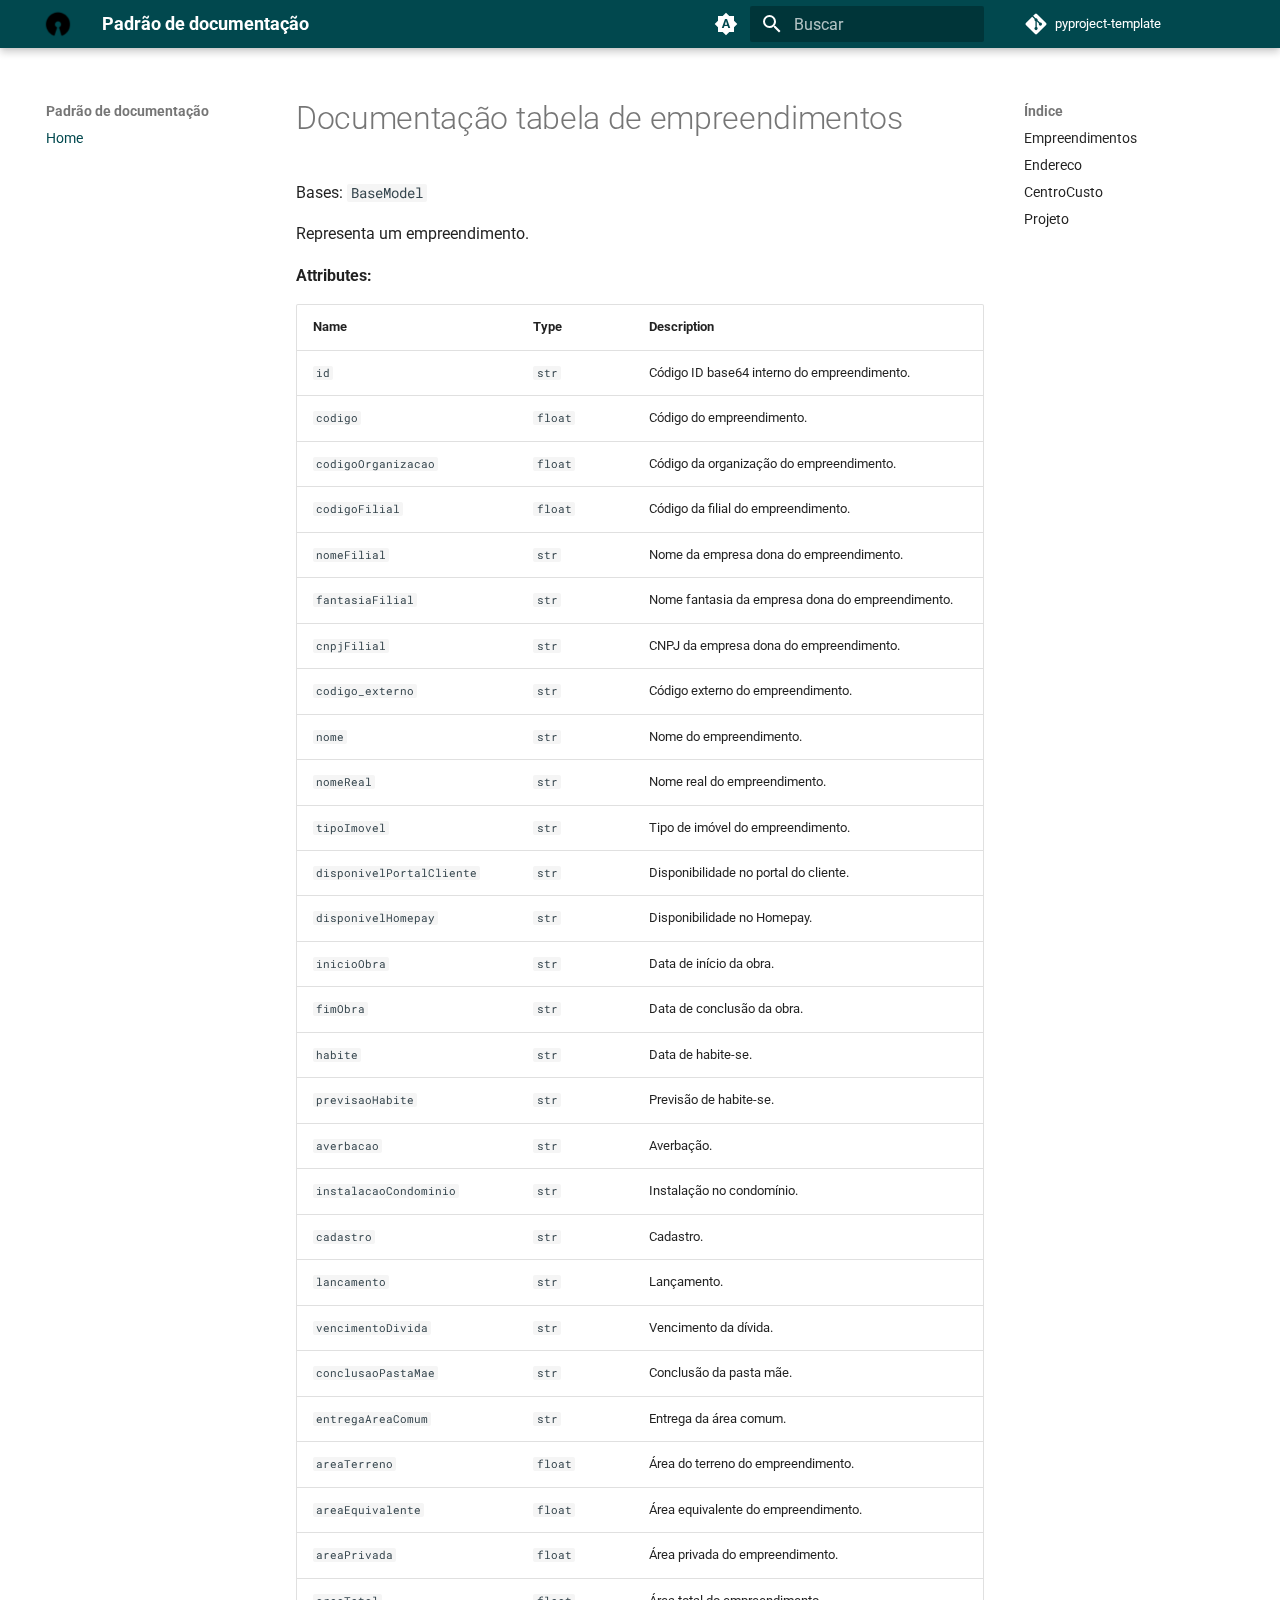
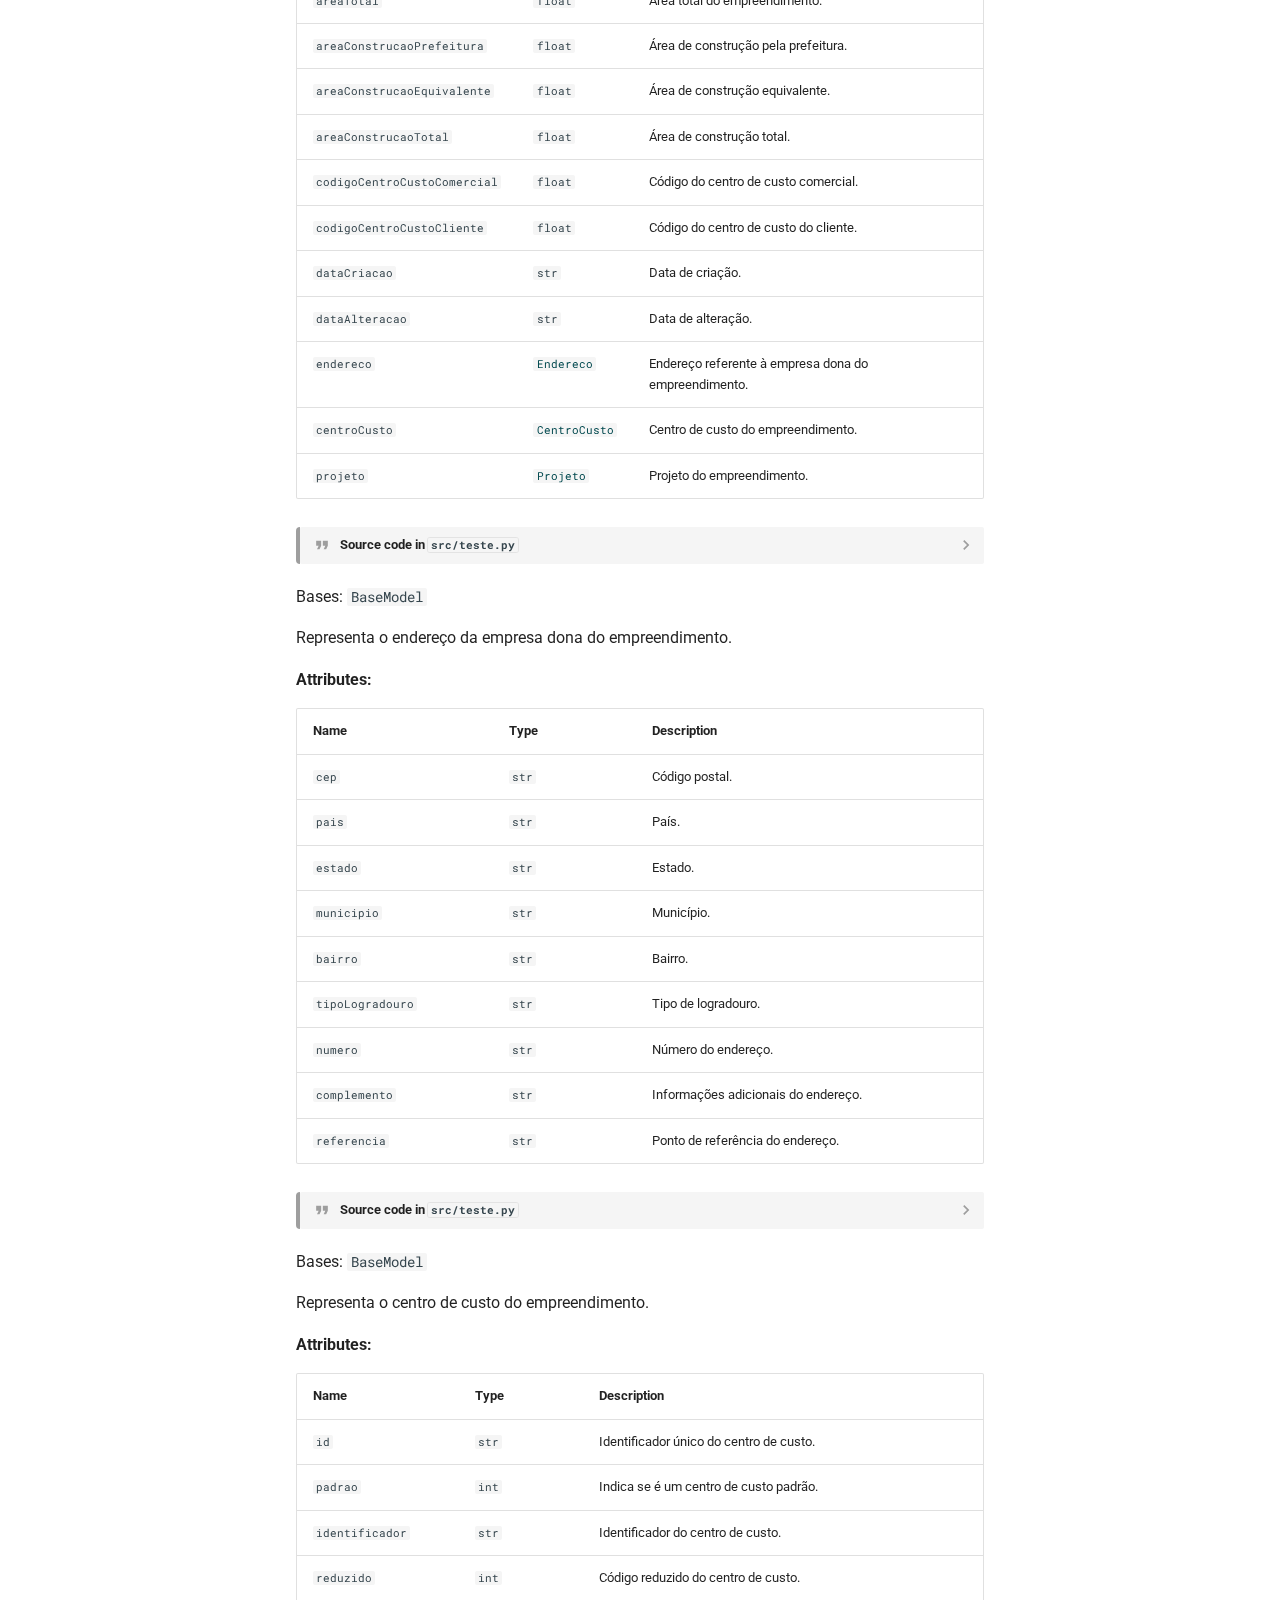
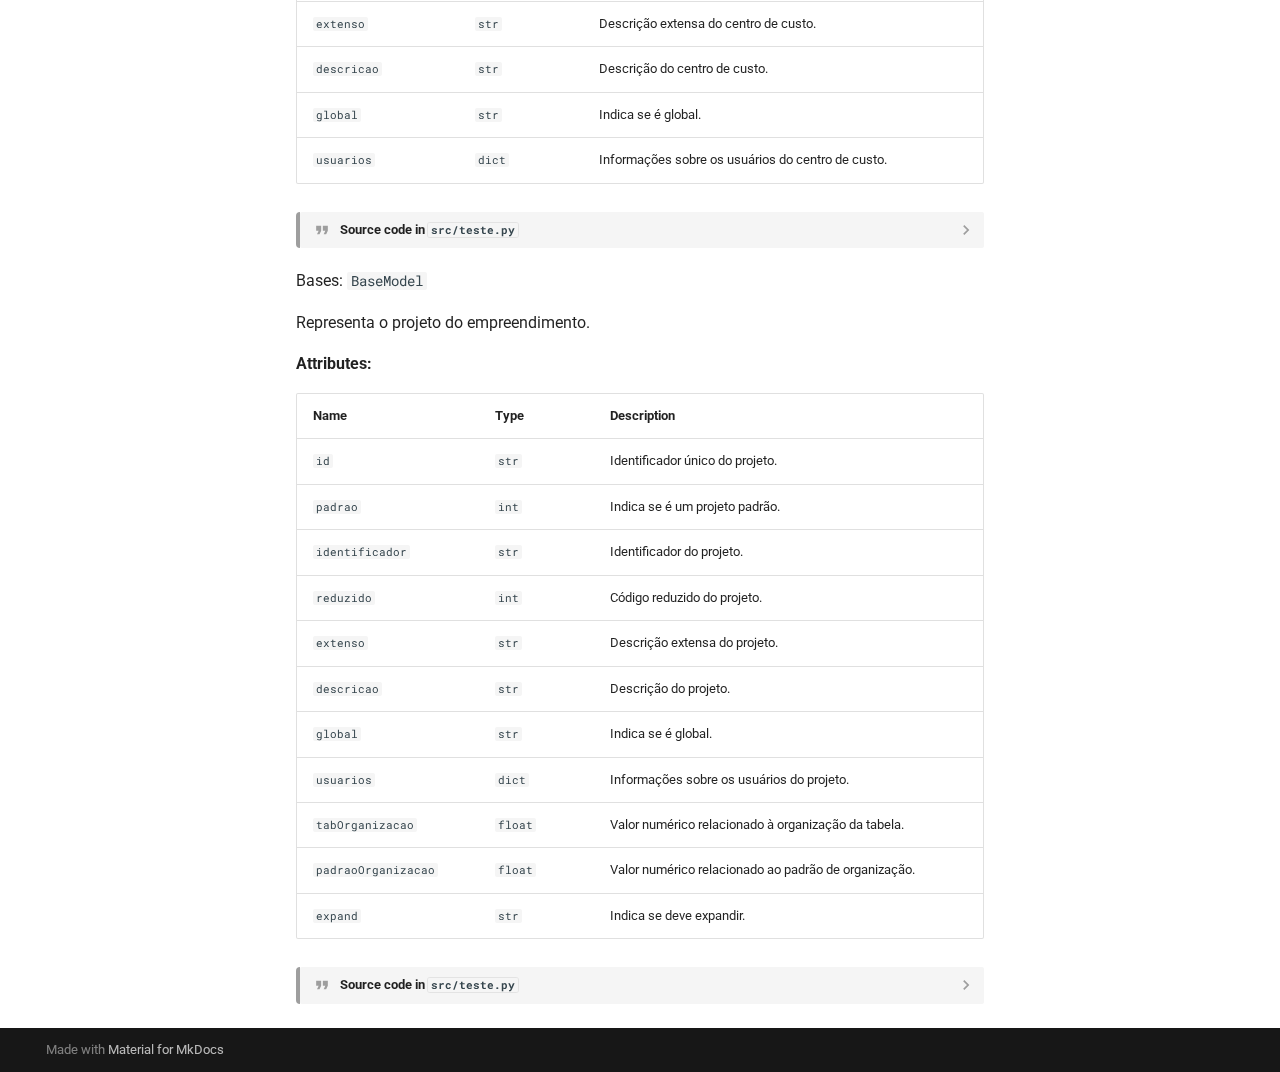
<file: index.html>
<!doctype html>
<html lang="pt" class="no-js">
  <head>
    
      <meta charset="utf-8">
      <meta name="viewport" content="width=device-width,initial-scale=1">
      
      
      
      
      
      
      <link rel="icon" href="img/open-source.png">
      <meta name="generator" content="mkdocs-1.5.3, mkdocs-material-9.5.6">
    
    
      
        <title>Padrão de documentação</title>
      
    
    
      <link rel="stylesheet" href="assets/stylesheets/main.50c56a3b.min.css">
      
        
        <link rel="stylesheet" href="assets/stylesheets/palette.06af60db.min.css">
      
      


    
    
      
    
    
      
        
        
        <link rel="preconnect" href="https://fonts.gstatic.com" crossorigin>
        <link rel="stylesheet" href="https://fonts.googleapis.com/css?family=Roboto:300,300i,400,400i,700,700i%7CRoboto+Mono:400,400i,700,700i&display=fallback">
        <style>:root{--md-text-font:"Roboto";--md-code-font:"Roboto Mono"}</style>
      
    
    
      <link rel="stylesheet" href="assets/_mkdocstrings.css">
    
      <link rel="stylesheet" href="stylesheets/extra.css">
    
    <script>__md_scope=new URL(".",location),__md_hash=e=>[...e].reduce((e,_)=>(e<<5)-e+_.charCodeAt(0),0),__md_get=(e,_=localStorage,t=__md_scope)=>JSON.parse(_.getItem(t.pathname+"."+e)),__md_set=(e,_,t=localStorage,a=__md_scope)=>{try{t.setItem(a.pathname+"."+e,JSON.stringify(_))}catch(e){}}</script>
    
      

    
    
    
  </head>
  
  
    
    
      
    
    
    
    
    <body dir="ltr" data-md-color-scheme="default" data-md-color-primary="indigo" data-md-color-accent="indigo">
  
    
    <input class="md-toggle" data-md-toggle="drawer" type="checkbox" id="__drawer" autocomplete="off">
    <input class="md-toggle" data-md-toggle="search" type="checkbox" id="__search" autocomplete="off">
    <label class="md-overlay" for="__drawer"></label>
    <div data-md-component="skip">
      
        
        <a href="#documentacao-tabela-de-empreendimentos" class="md-skip">
          Ir para o conteúdo
        </a>
      
    </div>
    <div data-md-component="announce">
      
    </div>
    
    
      

  

<header class="md-header md-header--shadow" data-md-component="header">
  <nav class="md-header__inner md-grid" aria-label="Cabeçalho">
    <a href="." title="Padrão de documentação" class="md-header__button md-logo" aria-label="Padrão de documentação" data-md-component="logo">
      
  <img src="img/open-source.png" alt="logo">

    </a>
    <label class="md-header__button md-icon" for="__drawer">
      
      <svg xmlns="http://www.w3.org/2000/svg" viewBox="0 0 24 24"><path d="M3 6h18v2H3V6m0 5h18v2H3v-2m0 5h18v2H3v-2Z"/></svg>
    </label>
    <div class="md-header__title" data-md-component="header-title">
      <div class="md-header__ellipsis">
        <div class="md-header__topic">
          <span class="md-ellipsis">
            Padrão de documentação
          </span>
        </div>
        <div class="md-header__topic" data-md-component="header-topic">
          <span class="md-ellipsis">
            
              Home
            
          </span>
        </div>
      </div>
    </div>
    
      
        <form class="md-header__option" data-md-component="palette">
  
    
    
    
    <input class="md-option" data-md-color-media="(prefers-color-scheme)" data-md-color-scheme="default" data-md-color-primary="indigo" data-md-color-accent="indigo"  aria-label="Trocar para modo claro"  type="radio" name="__palette" id="__palette_0">
    
      <label class="md-header__button md-icon" title="Trocar para modo claro" for="__palette_1" hidden>
        <svg xmlns="http://www.w3.org/2000/svg" viewBox="0 0 24 24"><path d="m14.3 16-.7-2h-3.2l-.7 2H7.8L11 7h2l3.2 9h-1.9M20 8.69V4h-4.69L12 .69 8.69 4H4v4.69L.69 12 4 15.31V20h4.69L12 23.31 15.31 20H20v-4.69L23.31 12 20 8.69m-9.15 3.96h2.3L12 9l-1.15 3.65Z"/></svg>
      </label>
    
  
    
    
    
    <input class="md-option" data-md-color-media="(prefers-color-scheme: light)" data-md-color-scheme="default" data-md-color-primary="custom" data-md-color-accent="custom"  aria-label="Trocar para modo escuro"  type="radio" name="__palette" id="__palette_1">
    
      <label class="md-header__button md-icon" title="Trocar para modo escuro" for="__palette_2" hidden>
        <svg xmlns="http://www.w3.org/2000/svg" viewBox="0 0 24 24"><path d="M12 7a5 5 0 0 1 5 5 5 5 0 0 1-5 5 5 5 0 0 1-5-5 5 5 0 0 1 5-5m0 2a3 3 0 0 0-3 3 3 3 0 0 0 3 3 3 3 0 0 0 3-3 3 3 0 0 0-3-3m0-7 2.39 3.42C13.65 5.15 12.84 5 12 5c-.84 0-1.65.15-2.39.42L12 2M3.34 7l4.16-.35A7.2 7.2 0 0 0 5.94 8.5c-.44.74-.69 1.5-.83 2.29L3.34 7m.02 10 1.76-3.77a7.131 7.131 0 0 0 2.38 4.14L3.36 17M20.65 7l-1.77 3.79a7.023 7.023 0 0 0-2.38-4.15l4.15.36m-.01 10-4.14.36c.59-.51 1.12-1.14 1.54-1.86.42-.73.69-1.5.83-2.29L20.64 17M12 22l-2.41-3.44c.74.27 1.55.44 2.41.44.82 0 1.63-.17 2.37-.44L12 22Z"/></svg>
      </label>
    
  
    
    
    
    <input class="md-option" data-md-color-media="(prefers-color-scheme: dark)" data-md-color-scheme="slate" data-md-color-primary="custom" data-md-color-accent="custom"  aria-label="Trocar para preferências do sistema"  type="radio" name="__palette" id="__palette_2">
    
      <label class="md-header__button md-icon" title="Trocar para preferências do sistema" for="__palette_0" hidden>
        <svg xmlns="http://www.w3.org/2000/svg" viewBox="0 0 24 24"><path d="m17.75 4.09-2.53 1.94.91 3.06-2.63-1.81-2.63 1.81.91-3.06-2.53-1.94L12.44 4l1.06-3 1.06 3 3.19.09m3.5 6.91-1.64 1.25.59 1.98-1.7-1.17-1.7 1.17.59-1.98L15.75 11l2.06-.05L18.5 9l.69 1.95 2.06.05m-2.28 4.95c.83-.08 1.72 1.1 1.19 1.85-.32.45-.66.87-1.08 1.27C15.17 23 8.84 23 4.94 19.07c-3.91-3.9-3.91-10.24 0-14.14.4-.4.82-.76 1.27-1.08.75-.53 1.93.36 1.85 1.19-.27 2.86.69 5.83 2.89 8.02a9.96 9.96 0 0 0 8.02 2.89m-1.64 2.02a12.08 12.08 0 0 1-7.8-3.47c-2.17-2.19-3.33-5-3.49-7.82-2.81 3.14-2.7 7.96.31 10.98 3.02 3.01 7.84 3.12 10.98.31Z"/></svg>
      </label>
    
  
</form>
      
    
    
      <script>var media,input,key,value,palette=__md_get("__palette");if(palette&&palette.color){"(prefers-color-scheme)"===palette.color.media&&(media=matchMedia("(prefers-color-scheme: light)"),input=document.querySelector(media.matches?"[data-md-color-media='(prefers-color-scheme: light)']":"[data-md-color-media='(prefers-color-scheme: dark)']"),palette.color.media=input.getAttribute("data-md-color-media"),palette.color.scheme=input.getAttribute("data-md-color-scheme"),palette.color.primary=input.getAttribute("data-md-color-primary"),palette.color.accent=input.getAttribute("data-md-color-accent"));for([key,value]of Object.entries(palette.color))document.body.setAttribute("data-md-color-"+key,value)}</script>
    
    
    
      <label class="md-header__button md-icon" for="__search">
        
        <svg xmlns="http://www.w3.org/2000/svg" viewBox="0 0 24 24"><path d="M9.5 3A6.5 6.5 0 0 1 16 9.5c0 1.61-.59 3.09-1.56 4.23l.27.27h.79l5 5-1.5 1.5-5-5v-.79l-.27-.27A6.516 6.516 0 0 1 9.5 16 6.5 6.5 0 0 1 3 9.5 6.5 6.5 0 0 1 9.5 3m0 2C7 5 5 7 5 9.5S7 14 9.5 14 14 12 14 9.5 12 5 9.5 5Z"/></svg>
      </label>
      <div class="md-search" data-md-component="search" role="dialog">
  <label class="md-search__overlay" for="__search"></label>
  <div class="md-search__inner" role="search">
    <form class="md-search__form" name="search">
      <input type="text" class="md-search__input" name="query" aria-label="Buscar" placeholder="Buscar" autocapitalize="off" autocorrect="off" autocomplete="off" spellcheck="false" data-md-component="search-query" required>
      <label class="md-search__icon md-icon" for="__search">
        
        <svg xmlns="http://www.w3.org/2000/svg" viewBox="0 0 24 24"><path d="M9.5 3A6.5 6.5 0 0 1 16 9.5c0 1.61-.59 3.09-1.56 4.23l.27.27h.79l5 5-1.5 1.5-5-5v-.79l-.27-.27A6.516 6.516 0 0 1 9.5 16 6.5 6.5 0 0 1 3 9.5 6.5 6.5 0 0 1 9.5 3m0 2C7 5 5 7 5 9.5S7 14 9.5 14 14 12 14 9.5 12 5 9.5 5Z"/></svg>
        
        <svg xmlns="http://www.w3.org/2000/svg" viewBox="0 0 24 24"><path d="M20 11v2H8l5.5 5.5-1.42 1.42L4.16 12l7.92-7.92L13.5 5.5 8 11h12Z"/></svg>
      </label>
      <nav class="md-search__options" aria-label="Pesquisar">
        
        <button type="reset" class="md-search__icon md-icon" title="Limpar" aria-label="Limpar" tabindex="-1">
          
          <svg xmlns="http://www.w3.org/2000/svg" viewBox="0 0 24 24"><path d="M19 6.41 17.59 5 12 10.59 6.41 5 5 6.41 10.59 12 5 17.59 6.41 19 12 13.41 17.59 19 19 17.59 13.41 12 19 6.41Z"/></svg>
        </button>
      </nav>
      
    </form>
    <div class="md-search__output">
      <div class="md-search__scrollwrap" data-md-scrollfix>
        <div class="md-search-result" data-md-component="search-result">
          <div class="md-search-result__meta">
            Inicializando a pesquisa
          </div>
          <ol class="md-search-result__list" role="presentation"></ol>
        </div>
      </div>
    </div>
  </div>
</div>
    
    
      <div class="md-header__source">
        <a href="https://github.com/pcastr/pyproject-template" title="Ir ao repositório" class="md-source" data-md-component="source">
  <div class="md-source__icon md-icon">
    
    <svg xmlns="http://www.w3.org/2000/svg" viewBox="0 0 448 512"><!--! Font Awesome Free 6.5.1 by @fontawesome - https://fontawesome.com License - https://fontawesome.com/license/free (Icons: CC BY 4.0, Fonts: SIL OFL 1.1, Code: MIT License) Copyright 2023 Fonticons, Inc.--><path d="M439.55 236.05 244 40.45a28.87 28.87 0 0 0-40.81 0l-40.66 40.63 51.52 51.52c27.06-9.14 52.68 16.77 43.39 43.68l49.66 49.66c34.23-11.8 61.18 31 35.47 56.69-26.49 26.49-70.21-2.87-56-37.34L240.22 199v121.85c25.3 12.54 22.26 41.85 9.08 55a34.34 34.34 0 0 1-48.55 0c-17.57-17.6-11.07-46.91 11.25-56v-123c-20.8-8.51-24.6-30.74-18.64-45L142.57 101 8.45 235.14a28.86 28.86 0 0 0 0 40.81l195.61 195.6a28.86 28.86 0 0 0 40.8 0l194.69-194.69a28.86 28.86 0 0 0 0-40.81z"/></svg>
  </div>
  <div class="md-source__repository">
    pyproject-template
  </div>
</a>
      </div>
    
  </nav>
  
</header>
    
    <div class="md-container" data-md-component="container">
      
      
        
          
        
      
      <main class="md-main" data-md-component="main">
        <div class="md-main__inner md-grid">
          
            
              
              <div class="md-sidebar md-sidebar--primary" data-md-component="sidebar" data-md-type="navigation" >
                <div class="md-sidebar__scrollwrap">
                  <div class="md-sidebar__inner">
                    



<nav class="md-nav md-nav--primary" aria-label="Navegação" data-md-level="0">
  <label class="md-nav__title" for="__drawer">
    <a href="." title="Padrão de documentação" class="md-nav__button md-logo" aria-label="Padrão de documentação" data-md-component="logo">
      
  <img src="img/open-source.png" alt="logo">

    </a>
    Padrão de documentação
  </label>
  
    <div class="md-nav__source">
      <a href="https://github.com/pcastr/pyproject-template" title="Ir ao repositório" class="md-source" data-md-component="source">
  <div class="md-source__icon md-icon">
    
    <svg xmlns="http://www.w3.org/2000/svg" viewBox="0 0 448 512"><!--! Font Awesome Free 6.5.1 by @fontawesome - https://fontawesome.com License - https://fontawesome.com/license/free (Icons: CC BY 4.0, Fonts: SIL OFL 1.1, Code: MIT License) Copyright 2023 Fonticons, Inc.--><path d="M439.55 236.05 244 40.45a28.87 28.87 0 0 0-40.81 0l-40.66 40.63 51.52 51.52c27.06-9.14 52.68 16.77 43.39 43.68l49.66 49.66c34.23-11.8 61.18 31 35.47 56.69-26.49 26.49-70.21-2.87-56-37.34L240.22 199v121.85c25.3 12.54 22.26 41.85 9.08 55a34.34 34.34 0 0 1-48.55 0c-17.57-17.6-11.07-46.91 11.25-56v-123c-20.8-8.51-24.6-30.74-18.64-45L142.57 101 8.45 235.14a28.86 28.86 0 0 0 0 40.81l195.61 195.6a28.86 28.86 0 0 0 40.8 0l194.69-194.69a28.86 28.86 0 0 0 0-40.81z"/></svg>
  </div>
  <div class="md-source__repository">
    pyproject-template
  </div>
</a>
    </div>
  
  <ul class="md-nav__list" data-md-scrollfix>
    
      
      
  
  
    
  
  
  
    <li class="md-nav__item md-nav__item--active">
      
      <input class="md-nav__toggle md-toggle" type="checkbox" id="__toc">
      
      
        
      
      
        <label class="md-nav__link md-nav__link--active" for="__toc">
          
  
  <span class="md-ellipsis">
    Home
  </span>
  

          <span class="md-nav__icon md-icon"></span>
        </label>
      
      <a href="." class="md-nav__link md-nav__link--active">
        
  
  <span class="md-ellipsis">
    Home
  </span>
  

      </a>
      
        

<nav class="md-nav md-nav--secondary" aria-label="Índice">
  
  
  
    
  
  
    <label class="md-nav__title" for="__toc">
      <span class="md-nav__icon md-icon"></span>
      Índice
    </label>
    <ul class="md-nav__list" data-md-component="toc" data-md-scrollfix>
      
        <li class="md-nav__item">
  <a href="#src.teste.Empreendimentos" class="md-nav__link">
    <span class="md-ellipsis">
      Empreendimentos
    </span>
  </a>
  
</li>
      
        <li class="md-nav__item">
  <a href="#src.teste.Endereco" class="md-nav__link">
    <span class="md-ellipsis">
      Endereco
    </span>
  </a>
  
</li>
      
        <li class="md-nav__item">
  <a href="#src.teste.CentroCusto" class="md-nav__link">
    <span class="md-ellipsis">
      CentroCusto
    </span>
  </a>
  
</li>
      
        <li class="md-nav__item">
  <a href="#src.teste.Projeto" class="md-nav__link">
    <span class="md-ellipsis">
      Projeto
    </span>
  </a>
  
</li>
      
    </ul>
  
</nav>
      
    </li>
  

    
  </ul>
</nav>
                  </div>
                </div>
              </div>
            
            
              
              <div class="md-sidebar md-sidebar--secondary" data-md-component="sidebar" data-md-type="toc" >
                <div class="md-sidebar__scrollwrap">
                  <div class="md-sidebar__inner">
                    

<nav class="md-nav md-nav--secondary" aria-label="Índice">
  
  
  
    
  
  
    <label class="md-nav__title" for="__toc">
      <span class="md-nav__icon md-icon"></span>
      Índice
    </label>
    <ul class="md-nav__list" data-md-component="toc" data-md-scrollfix>
      
        <li class="md-nav__item">
  <a href="#src.teste.Empreendimentos" class="md-nav__link">
    <span class="md-ellipsis">
      Empreendimentos
    </span>
  </a>
  
</li>
      
        <li class="md-nav__item">
  <a href="#src.teste.Endereco" class="md-nav__link">
    <span class="md-ellipsis">
      Endereco
    </span>
  </a>
  
</li>
      
        <li class="md-nav__item">
  <a href="#src.teste.CentroCusto" class="md-nav__link">
    <span class="md-ellipsis">
      CentroCusto
    </span>
  </a>
  
</li>
      
        <li class="md-nav__item">
  <a href="#src.teste.Projeto" class="md-nav__link">
    <span class="md-ellipsis">
      Projeto
    </span>
  </a>
  
</li>
      
    </ul>
  
</nav>
                  </div>
                </div>
              </div>
            
          
          
            <div class="md-content" data-md-component="content">
              <article class="md-content__inner md-typeset">
                
                  

  
  


<h1 id="documentacao-tabela-de-empreendimentos">Documentação tabela de empreendimentos</h1>


<div class="doc doc-object doc-class">



<a id="src.teste.Empreendimentos"></a>
  <div class="doc doc-contents first">
          <p class="doc doc-class-bases">
            Bases: <code><span title="pydantic.BaseModel">BaseModel</span></code></p>

  
      <p>Representa um empreendimento.</p>



  <p><strong>Attributes:</strong></p>
  <table>
    <thead>
      <tr>
        <th>Name</th>
        <th>Type</th>
        <th>Description</th>
      </tr>
    </thead>
    <tbody>
        <tr>
          <td><code><span title="src.teste.Empreendimentos.id">id</span></code></td>
          <td>
                <code>str</code>
          </td>
          <td>
            <div class="doc-md-description">
              <p>Código ID base64 interno do empreendimento.</p>
            </div>
          </td>
        </tr>
        <tr>
          <td><code><span title="src.teste.Empreendimentos.codigo">codigo</span></code></td>
          <td>
                <code>float</code>
          </td>
          <td>
            <div class="doc-md-description">
              <p>Código do empreendimento.</p>
            </div>
          </td>
        </tr>
        <tr>
          <td><code><span title="src.teste.Empreendimentos.codigoOrganizacao">codigoOrganizacao</span></code></td>
          <td>
                <code>float</code>
          </td>
          <td>
            <div class="doc-md-description">
              <p>Código da organização do empreendimento.</p>
            </div>
          </td>
        </tr>
        <tr>
          <td><code><span title="src.teste.Empreendimentos.codigoFilial">codigoFilial</span></code></td>
          <td>
                <code>float</code>
          </td>
          <td>
            <div class="doc-md-description">
              <p>Código da filial do empreendimento.</p>
            </div>
          </td>
        </tr>
        <tr>
          <td><code><span title="src.teste.Empreendimentos.nomeFilial">nomeFilial</span></code></td>
          <td>
                <code>str</code>
          </td>
          <td>
            <div class="doc-md-description">
              <p>Nome da empresa dona do empreendimento.</p>
            </div>
          </td>
        </tr>
        <tr>
          <td><code><span title="src.teste.Empreendimentos.fantasiaFilial">fantasiaFilial</span></code></td>
          <td>
                <code>str</code>
          </td>
          <td>
            <div class="doc-md-description">
              <p>Nome fantasia da empresa dona do empreendimento.</p>
            </div>
          </td>
        </tr>
        <tr>
          <td><code><span title="src.teste.Empreendimentos.cnpjFilial">cnpjFilial</span></code></td>
          <td>
                <code>str</code>
          </td>
          <td>
            <div class="doc-md-description">
              <p>CNPJ da empresa dona do empreendimento.</p>
            </div>
          </td>
        </tr>
        <tr>
          <td><code><span title="src.teste.Empreendimentos.codigo_externo">codigo_externo</span></code></td>
          <td>
                <code>str</code>
          </td>
          <td>
            <div class="doc-md-description">
              <p>Código externo do empreendimento.</p>
            </div>
          </td>
        </tr>
        <tr>
          <td><code><span title="src.teste.Empreendimentos.nome">nome</span></code></td>
          <td>
                <code>str</code>
          </td>
          <td>
            <div class="doc-md-description">
              <p>Nome do empreendimento.</p>
            </div>
          </td>
        </tr>
        <tr>
          <td><code><span title="src.teste.Empreendimentos.nomeReal">nomeReal</span></code></td>
          <td>
                <code>str</code>
          </td>
          <td>
            <div class="doc-md-description">
              <p>Nome real do empreendimento.</p>
            </div>
          </td>
        </tr>
        <tr>
          <td><code><span title="src.teste.Empreendimentos.tipoImovel">tipoImovel</span></code></td>
          <td>
                <code>str</code>
          </td>
          <td>
            <div class="doc-md-description">
              <p>Tipo de imóvel do empreendimento.</p>
            </div>
          </td>
        </tr>
        <tr>
          <td><code><span title="src.teste.Empreendimentos.disponivelPortalCliente">disponivelPortalCliente</span></code></td>
          <td>
                <code>str</code>
          </td>
          <td>
            <div class="doc-md-description">
              <p>Disponibilidade no portal do cliente.</p>
            </div>
          </td>
        </tr>
        <tr>
          <td><code><span title="src.teste.Empreendimentos.disponivelHomepay">disponivelHomepay</span></code></td>
          <td>
                <code>str</code>
          </td>
          <td>
            <div class="doc-md-description">
              <p>Disponibilidade no Homepay.</p>
            </div>
          </td>
        </tr>
        <tr>
          <td><code><span title="src.teste.Empreendimentos.inicioObra">inicioObra</span></code></td>
          <td>
                <code>str</code>
          </td>
          <td>
            <div class="doc-md-description">
              <p>Data de início da obra.</p>
            </div>
          </td>
        </tr>
        <tr>
          <td><code><span title="src.teste.Empreendimentos.fimObra">fimObra</span></code></td>
          <td>
                <code>str</code>
          </td>
          <td>
            <div class="doc-md-description">
              <p>Data de conclusão da obra.</p>
            </div>
          </td>
        </tr>
        <tr>
          <td><code><span title="src.teste.Empreendimentos.habite">habite</span></code></td>
          <td>
                <code>str</code>
          </td>
          <td>
            <div class="doc-md-description">
              <p>Data de habite-se.</p>
            </div>
          </td>
        </tr>
        <tr>
          <td><code><span title="src.teste.Empreendimentos.previsaoHabite">previsaoHabite</span></code></td>
          <td>
                <code>str</code>
          </td>
          <td>
            <div class="doc-md-description">
              <p>Previsão de habite-se.</p>
            </div>
          </td>
        </tr>
        <tr>
          <td><code><span title="src.teste.Empreendimentos.averbacao">averbacao</span></code></td>
          <td>
                <code>str</code>
          </td>
          <td>
            <div class="doc-md-description">
              <p>Averbação.</p>
            </div>
          </td>
        </tr>
        <tr>
          <td><code><span title="src.teste.Empreendimentos.instalacaoCondominio">instalacaoCondominio</span></code></td>
          <td>
                <code>str</code>
          </td>
          <td>
            <div class="doc-md-description">
              <p>Instalação no condomínio.</p>
            </div>
          </td>
        </tr>
        <tr>
          <td><code><span title="src.teste.Empreendimentos.cadastro">cadastro</span></code></td>
          <td>
                <code>str</code>
          </td>
          <td>
            <div class="doc-md-description">
              <p>Cadastro.</p>
            </div>
          </td>
        </tr>
        <tr>
          <td><code><span title="src.teste.Empreendimentos.lancamento">lancamento</span></code></td>
          <td>
                <code>str</code>
          </td>
          <td>
            <div class="doc-md-description">
              <p>Lançamento.</p>
            </div>
          </td>
        </tr>
        <tr>
          <td><code><span title="src.teste.Empreendimentos.vencimentoDivida">vencimentoDivida</span></code></td>
          <td>
                <code>str</code>
          </td>
          <td>
            <div class="doc-md-description">
              <p>Vencimento da dívida.</p>
            </div>
          </td>
        </tr>
        <tr>
          <td><code><span title="src.teste.Empreendimentos.conclusaoPastaMae">conclusaoPastaMae</span></code></td>
          <td>
                <code>str</code>
          </td>
          <td>
            <div class="doc-md-description">
              <p>Conclusão da pasta mãe.</p>
            </div>
          </td>
        </tr>
        <tr>
          <td><code><span title="src.teste.Empreendimentos.entregaAreaComum">entregaAreaComum</span></code></td>
          <td>
                <code>str</code>
          </td>
          <td>
            <div class="doc-md-description">
              <p>Entrega da área comum.</p>
            </div>
          </td>
        </tr>
        <tr>
          <td><code><span title="src.teste.Empreendimentos.areaTerreno">areaTerreno</span></code></td>
          <td>
                <code>float</code>
          </td>
          <td>
            <div class="doc-md-description">
              <p>Área do terreno do empreendimento.</p>
            </div>
          </td>
        </tr>
        <tr>
          <td><code><span title="src.teste.Empreendimentos.areaEquivalente">areaEquivalente</span></code></td>
          <td>
                <code>float</code>
          </td>
          <td>
            <div class="doc-md-description">
              <p>Área equivalente do empreendimento.</p>
            </div>
          </td>
        </tr>
        <tr>
          <td><code><span title="src.teste.Empreendimentos.areaPrivada">areaPrivada</span></code></td>
          <td>
                <code>float</code>
          </td>
          <td>
            <div class="doc-md-description">
              <p>Área privada do empreendimento.</p>
            </div>
          </td>
        </tr>
        <tr>
          <td><code><span title="src.teste.Empreendimentos.areaTotal">areaTotal</span></code></td>
          <td>
                <code>float</code>
          </td>
          <td>
            <div class="doc-md-description">
              <p>Área total do empreendimento.</p>
            </div>
          </td>
        </tr>
        <tr>
          <td><code><span title="src.teste.Empreendimentos.areaConstrucaoPrefeitura">areaConstrucaoPrefeitura</span></code></td>
          <td>
                <code>float</code>
          </td>
          <td>
            <div class="doc-md-description">
              <p>Área de construção pela prefeitura.</p>
            </div>
          </td>
        </tr>
        <tr>
          <td><code><span title="src.teste.Empreendimentos.areaConstrucaoEquivalente">areaConstrucaoEquivalente</span></code></td>
          <td>
                <code>float</code>
          </td>
          <td>
            <div class="doc-md-description">
              <p>Área de construção equivalente.</p>
            </div>
          </td>
        </tr>
        <tr>
          <td><code><span title="src.teste.Empreendimentos.areaConstrucaoTotal">areaConstrucaoTotal</span></code></td>
          <td>
                <code>float</code>
          </td>
          <td>
            <div class="doc-md-description">
              <p>Área de construção total.</p>
            </div>
          </td>
        </tr>
        <tr>
          <td><code><span title="src.teste.Empreendimentos.codigoCentroCustoComercial">codigoCentroCustoComercial</span></code></td>
          <td>
                <code>float</code>
          </td>
          <td>
            <div class="doc-md-description">
              <p>Código do centro de custo comercial.</p>
            </div>
          </td>
        </tr>
        <tr>
          <td><code><span title="src.teste.Empreendimentos.codigoCentroCustoCliente">codigoCentroCustoCliente</span></code></td>
          <td>
                <code>float</code>
          </td>
          <td>
            <div class="doc-md-description">
              <p>Código do centro de custo do cliente.</p>
            </div>
          </td>
        </tr>
        <tr>
          <td><code><span title="src.teste.Empreendimentos.dataCriacao">dataCriacao</span></code></td>
          <td>
                <code>str</code>
          </td>
          <td>
            <div class="doc-md-description">
              <p>Data de criação.</p>
            </div>
          </td>
        </tr>
        <tr>
          <td><code><span title="src.teste.Empreendimentos.dataAlteracao">dataAlteracao</span></code></td>
          <td>
                <code>str</code>
          </td>
          <td>
            <div class="doc-md-description">
              <p>Data de alteração.</p>
            </div>
          </td>
        </tr>
        <tr>
          <td><code><span title="src.teste.Empreendimentos.endereco">endereco</span></code></td>
          <td>
                <code><a class="autorefs autorefs-internal" title="src.teste.Endereco" href="#src.teste.Endereco">Endereco</a></code>
          </td>
          <td>
            <div class="doc-md-description">
              <p>Endereço referente à empresa dona do empreendimento.</p>
            </div>
          </td>
        </tr>
        <tr>
          <td><code><span title="src.teste.Empreendimentos.centroCusto">centroCusto</span></code></td>
          <td>
                <code><a class="autorefs autorefs-internal" title="src.teste.CentroCusto" href="#src.teste.CentroCusto">CentroCusto</a></code>
          </td>
          <td>
            <div class="doc-md-description">
              <p>Centro de custo do empreendimento.</p>
            </div>
          </td>
        </tr>
        <tr>
          <td><code><span title="src.teste.Empreendimentos.projeto">projeto</span></code></td>
          <td>
                <code><a class="autorefs autorefs-internal" title="src.teste.Projeto" href="#src.teste.Projeto">Projeto</a></code>
          </td>
          <td>
            <div class="doc-md-description">
              <p>Projeto do empreendimento.</p>
            </div>
          </td>
        </tr>
    </tbody>
  </table>

            <details class="quote">
              <summary>Source code in <code>src/teste.py</code></summary>
              <div class="highlight"><table class="highlighttable"><tr><td class="linenos"><div class="linenodiv"><pre><span></span><span class="normal"> 89</span>
<span class="normal"> 90</span>
<span class="normal"> 91</span>
<span class="normal"> 92</span>
<span class="normal"> 93</span>
<span class="normal"> 94</span>
<span class="normal"> 95</span>
<span class="normal"> 96</span>
<span class="normal"> 97</span>
<span class="normal"> 98</span>
<span class="normal"> 99</span>
<span class="normal">100</span>
<span class="normal">101</span>
<span class="normal">102</span>
<span class="normal">103</span>
<span class="normal">104</span>
<span class="normal">105</span>
<span class="normal">106</span>
<span class="normal">107</span>
<span class="normal">108</span>
<span class="normal">109</span>
<span class="normal">110</span>
<span class="normal">111</span>
<span class="normal">112</span>
<span class="normal">113</span>
<span class="normal">114</span>
<span class="normal">115</span>
<span class="normal">116</span>
<span class="normal">117</span>
<span class="normal">118</span>
<span class="normal">119</span>
<span class="normal">120</span>
<span class="normal">121</span>
<span class="normal">122</span>
<span class="normal">123</span>
<span class="normal">124</span>
<span class="normal">125</span>
<span class="normal">126</span>
<span class="normal">127</span>
<span class="normal">128</span>
<span class="normal">129</span>
<span class="normal">130</span>
<span class="normal">131</span>
<span class="normal">132</span>
<span class="normal">133</span>
<span class="normal">134</span>
<span class="normal">135</span>
<span class="normal">136</span>
<span class="normal">137</span>
<span class="normal">138</span>
<span class="normal">139</span>
<span class="normal">140</span>
<span class="normal">141</span>
<span class="normal">142</span>
<span class="normal">143</span>
<span class="normal">144</span>
<span class="normal">145</span>
<span class="normal">146</span>
<span class="normal">147</span>
<span class="normal">148</span>
<span class="normal">149</span>
<span class="normal">150</span>
<span class="normal">151</span>
<span class="normal">152</span>
<span class="normal">153</span>
<span class="normal">154</span>
<span class="normal">155</span>
<span class="normal">156</span>
<span class="normal">157</span>
<span class="normal">158</span>
<span class="normal">159</span>
<span class="normal">160</span>
<span class="normal">161</span>
<span class="normal">162</span>
<span class="normal">163</span>
<span class="normal">164</span>
<span class="normal">165</span>
<span class="normal">166</span>
<span class="normal">167</span>
<span class="normal">168</span>
<span class="normal">169</span>
<span class="normal">170</span>
<span class="normal">171</span></pre></div></td><td class="code"><div><pre><span></span><code><span class="k">class</span> <span class="nc">Empreendimentos</span><span class="p">(</span><span class="n">BaseModel</span><span class="p">):</span>
<span class="w">    </span><span class="sd">&quot;&quot;&quot;</span>
<span class="sd">    Representa um empreendimento.</span>

<span class="sd">    Attributes:</span>
<span class="sd">        id (str): Código ID base64 interno do empreendimento.</span>
<span class="sd">        codigo (float): Código do empreendimento.</span>
<span class="sd">        codigoOrganizacao (float): Código da organização do empreendimento.</span>
<span class="sd">        codigoFilial (float): Código da filial do empreendimento.</span>
<span class="sd">        nomeFilial (str): Nome da empresa dona do empreendimento.</span>
<span class="sd">        fantasiaFilial (str): Nome fantasia da empresa dona do empreendimento.</span>
<span class="sd">        cnpjFilial (str): CNPJ da empresa dona do empreendimento.</span>
<span class="sd">        codigo_externo (str): Código externo do empreendimento.</span>
<span class="sd">        nome (str): Nome do empreendimento.</span>
<span class="sd">        nomeReal (str): Nome real do empreendimento.</span>
<span class="sd">        tipoImovel (str): Tipo de imóvel do empreendimento.</span>
<span class="sd">        disponivelPortalCliente (str): Disponibilidade no portal do cliente.</span>
<span class="sd">        disponivelHomepay (str): Disponibilidade no Homepay.</span>
<span class="sd">        inicioObra (str): Data de início da obra.</span>
<span class="sd">        fimObra (str): Data de conclusão da obra.</span>
<span class="sd">        habite (str): Data de habite-se.</span>
<span class="sd">        previsaoHabite (str): Previsão de habite-se.</span>
<span class="sd">        averbacao (str): Averbação.</span>
<span class="sd">        instalacaoCondominio (str): Instalação no condomínio.</span>
<span class="sd">        cadastro (str): Cadastro.</span>
<span class="sd">        lancamento (str): Lançamento.</span>
<span class="sd">        vencimentoDivida (str): Vencimento da dívida.</span>
<span class="sd">        conclusaoPastaMae (str): Conclusão da pasta mãe.</span>
<span class="sd">        entregaAreaComum (str): Entrega da área comum.</span>
<span class="sd">        areaTerreno (float): Área do terreno do empreendimento.</span>
<span class="sd">        areaEquivalente (float): Área equivalente do empreendimento.</span>
<span class="sd">        areaPrivada (float): Área privada do empreendimento.</span>
<span class="sd">        areaTotal (float): Área total do empreendimento.</span>
<span class="sd">        areaConstrucaoPrefeitura (float): Área de construção pela prefeitura.</span>
<span class="sd">        areaConstrucaoEquivalente (float): Área de construção equivalente.</span>
<span class="sd">        areaConstrucaoTotal (float): Área de construção total.</span>
<span class="sd">        codigoCentroCustoComercial (float): Código do centro de custo comercial.</span>
<span class="sd">        codigoCentroCustoCliente (float): Código do centro de custo do cliente.</span>
<span class="sd">        dataCriacao (str): Data de criação.</span>
<span class="sd">        dataAlteracao (str): Data de alteração.</span>
<span class="sd">        endereco (Endereco): Endereço referente à empresa dona do empreendimento.</span>
<span class="sd">        centroCusto (CentroCusto): Centro de custo do empreendimento.</span>
<span class="sd">        projeto (Projeto): Projeto do empreendimento.</span>
<span class="sd">    &quot;&quot;&quot;</span>

    <span class="nb">id</span><span class="p">:</span> <span class="n">Optional</span><span class="p">[</span><span class="nb">str</span><span class="p">]</span>
    <span class="n">codigo</span><span class="p">:</span> <span class="n">Optional</span><span class="p">[</span><span class="nb">float</span><span class="p">]</span>
    <span class="n">codigoOrganizacao</span><span class="p">:</span> <span class="n">Optional</span><span class="p">[</span><span class="nb">float</span><span class="p">]</span>
    <span class="n">codigoFilial</span><span class="p">:</span> <span class="n">Optional</span><span class="p">[</span><span class="nb">float</span><span class="p">]</span>
    <span class="n">nomeFilial</span><span class="p">:</span> <span class="n">Optional</span><span class="p">[</span><span class="nb">str</span><span class="p">]</span>
    <span class="n">fantasiaFilial</span><span class="p">:</span> <span class="n">Optional</span><span class="p">[</span><span class="nb">str</span><span class="p">]</span>
    <span class="n">cnpjFilial</span><span class="p">:</span> <span class="n">Optional</span><span class="p">[</span><span class="nb">str</span><span class="p">]</span>
    <span class="n">codigo_externo</span><span class="p">:</span> <span class="n">Optional</span><span class="p">[</span><span class="nb">str</span><span class="p">]</span>
    <span class="n">nome</span><span class="p">:</span> <span class="n">Optional</span><span class="p">[</span><span class="nb">str</span><span class="p">]</span>
    <span class="n">nomeReal</span><span class="p">:</span> <span class="n">Optional</span><span class="p">[</span><span class="nb">str</span><span class="p">]</span>
    <span class="n">tipoImovel</span><span class="p">:</span> <span class="n">Optional</span><span class="p">[</span><span class="nb">str</span><span class="p">]</span>
    <span class="n">disponivelPortalCliente</span><span class="p">:</span> <span class="n">Optional</span><span class="p">[</span><span class="nb">str</span><span class="p">]</span>
    <span class="n">disponivelHomepay</span><span class="p">:</span> <span class="n">Optional</span><span class="p">[</span><span class="nb">str</span><span class="p">]</span>
    <span class="n">inicioObra</span><span class="p">:</span> <span class="n">Optional</span><span class="p">[</span><span class="nb">str</span><span class="p">]</span>
    <span class="n">fimObra</span><span class="p">:</span> <span class="n">Optional</span><span class="p">[</span><span class="nb">str</span><span class="p">]</span>
    <span class="n">habite</span><span class="p">:</span> <span class="n">Optional</span><span class="p">[</span><span class="nb">str</span><span class="p">]</span>
    <span class="n">previsaoHabite</span><span class="p">:</span> <span class="n">Optional</span><span class="p">[</span><span class="nb">str</span><span class="p">]</span>
    <span class="n">averbacao</span><span class="p">:</span> <span class="n">Optional</span><span class="p">[</span><span class="nb">str</span><span class="p">]</span>
    <span class="n">instalacaoCondominio</span><span class="p">:</span> <span class="n">Optional</span><span class="p">[</span><span class="nb">str</span><span class="p">]</span>
    <span class="n">cadastro</span><span class="p">:</span> <span class="n">Optional</span><span class="p">[</span><span class="nb">str</span><span class="p">]</span>
    <span class="n">lancamento</span><span class="p">:</span> <span class="n">Optional</span><span class="p">[</span><span class="nb">str</span><span class="p">]</span>
    <span class="n">vencimentoDivida</span><span class="p">:</span> <span class="n">Optional</span><span class="p">[</span><span class="nb">str</span><span class="p">]</span>
    <span class="n">conclusaoPastaMae</span><span class="p">:</span> <span class="n">Optional</span><span class="p">[</span><span class="nb">str</span><span class="p">]</span>
    <span class="n">entregaAreaComum</span><span class="p">:</span> <span class="n">Optional</span><span class="p">[</span><span class="nb">str</span><span class="p">]</span>
    <span class="n">areaTerreno</span><span class="p">:</span> <span class="n">Optional</span><span class="p">[</span><span class="nb">float</span><span class="p">]</span>
    <span class="n">areaEquivalente</span><span class="p">:</span> <span class="n">Optional</span><span class="p">[</span><span class="nb">float</span><span class="p">]</span>
    <span class="n">areaPrivada</span><span class="p">:</span> <span class="n">Optional</span><span class="p">[</span><span class="nb">float</span><span class="p">]</span>
    <span class="n">areaTotal</span><span class="p">:</span> <span class="n">Optional</span><span class="p">[</span><span class="nb">float</span><span class="p">]</span>
    <span class="n">areaConstrucaoPrefeitura</span><span class="p">:</span> <span class="n">Optional</span><span class="p">[</span><span class="nb">float</span><span class="p">]</span>
    <span class="n">areaConstrucaoEquivalente</span><span class="p">:</span> <span class="n">Optional</span><span class="p">[</span><span class="nb">float</span><span class="p">]</span>
    <span class="n">areaConstrucaoTotal</span><span class="p">:</span> <span class="n">Optional</span><span class="p">[</span><span class="nb">float</span><span class="p">]</span>
    <span class="n">codigoCentroCustoComercial</span><span class="p">:</span> <span class="n">Optional</span><span class="p">[</span><span class="nb">float</span><span class="p">]</span>
    <span class="n">codigoCentroCustoCliente</span><span class="p">:</span> <span class="n">Optional</span><span class="p">[</span><span class="nb">float</span><span class="p">]</span>
    <span class="n">dataCriacao</span><span class="p">:</span> <span class="n">Optional</span><span class="p">[</span><span class="nb">str</span><span class="p">]</span>
    <span class="n">dataAlteracao</span><span class="p">:</span> <span class="n">Optional</span><span class="p">[</span><span class="nb">str</span><span class="p">]</span>
    <span class="n">endereco</span><span class="p">:</span> <span class="n">Optional</span><span class="p">[</span><span class="n">Endereco</span><span class="p">]</span>
    <span class="n">centroCusto</span><span class="p">:</span> <span class="n">Optional</span><span class="p">[</span><span class="n">CentroCusto</span><span class="p">]</span>
    <span class="n">projeto</span><span class="p">:</span> <span class="n">Optional</span><span class="p">[</span><span class="n">Projeto</span><span class="p">]</span>
</code></pre></div></td></tr></table></div>
            </details>

  

  <div class="doc doc-children">











  </div>

  </div>


</div>

<div class="doc doc-object doc-class">



<a id="src.teste.Endereco"></a>
  <div class="doc doc-contents first">
          <p class="doc doc-class-bases">
            Bases: <code><span title="pydantic.BaseModel">BaseModel</span></code></p>

  
      <p>Representa o endereço da empresa dona do empreendimento.</p>



  <p><strong>Attributes:</strong></p>
  <table>
    <thead>
      <tr>
        <th>Name</th>
        <th>Type</th>
        <th>Description</th>
      </tr>
    </thead>
    <tbody>
        <tr>
          <td><code><span title="src.teste.Endereco.cep">cep</span></code></td>
          <td>
                <code>str</code>
          </td>
          <td>
            <div class="doc-md-description">
              <p>Código postal.</p>
            </div>
          </td>
        </tr>
        <tr>
          <td><code><span title="src.teste.Endereco.pais">pais</span></code></td>
          <td>
                <code>str</code>
          </td>
          <td>
            <div class="doc-md-description">
              <p>País.</p>
            </div>
          </td>
        </tr>
        <tr>
          <td><code><span title="src.teste.Endereco.estado">estado</span></code></td>
          <td>
                <code>str</code>
          </td>
          <td>
            <div class="doc-md-description">
              <p>Estado.</p>
            </div>
          </td>
        </tr>
        <tr>
          <td><code><span title="src.teste.Endereco.municipio">municipio</span></code></td>
          <td>
                <code>str</code>
          </td>
          <td>
            <div class="doc-md-description">
              <p>Município.</p>
            </div>
          </td>
        </tr>
        <tr>
          <td><code><span title="src.teste.Endereco.bairro">bairro</span></code></td>
          <td>
                <code>str</code>
          </td>
          <td>
            <div class="doc-md-description">
              <p>Bairro.</p>
            </div>
          </td>
        </tr>
        <tr>
          <td><code><span title="src.teste.Endereco.tipoLogradouro">tipoLogradouro</span></code></td>
          <td>
                <code>str</code>
          </td>
          <td>
            <div class="doc-md-description">
              <p>Tipo de logradouro.</p>
            </div>
          </td>
        </tr>
        <tr>
          <td><code><span title="src.teste.Endereco.numero">numero</span></code></td>
          <td>
                <code>str</code>
          </td>
          <td>
            <div class="doc-md-description">
              <p>Número do endereço.</p>
            </div>
          </td>
        </tr>
        <tr>
          <td><code><span title="src.teste.Endereco.complemento">complemento</span></code></td>
          <td>
                <code>str</code>
          </td>
          <td>
            <div class="doc-md-description">
              <p>Informações adicionais do endereço.</p>
            </div>
          </td>
        </tr>
        <tr>
          <td><code><span title="src.teste.Endereco.referencia">referencia</span></code></td>
          <td>
                <code>str</code>
          </td>
          <td>
            <div class="doc-md-description">
              <p>Ponto de referência do endereço.</p>
            </div>
          </td>
        </tr>
    </tbody>
  </table>

            <details class="quote">
              <summary>Source code in <code>src/teste.py</code></summary>
              <div class="highlight"><table class="highlighttable"><tr><td class="linenos"><div class="linenodiv"><pre><span></span><span class="normal"> 6</span>
<span class="normal"> 7</span>
<span class="normal"> 8</span>
<span class="normal"> 9</span>
<span class="normal">10</span>
<span class="normal">11</span>
<span class="normal">12</span>
<span class="normal">13</span>
<span class="normal">14</span>
<span class="normal">15</span>
<span class="normal">16</span>
<span class="normal">17</span>
<span class="normal">18</span>
<span class="normal">19</span>
<span class="normal">20</span>
<span class="normal">21</span>
<span class="normal">22</span>
<span class="normal">23</span>
<span class="normal">24</span>
<span class="normal">25</span>
<span class="normal">26</span>
<span class="normal">27</span>
<span class="normal">28</span>
<span class="normal">29</span>
<span class="normal">30</span></pre></div></td><td class="code"><div><pre><span></span><code><span class="k">class</span> <span class="nc">Endereco</span><span class="p">(</span><span class="n">BaseModel</span><span class="p">):</span>
<span class="w">    </span><span class="sd">&quot;&quot;&quot;</span>
<span class="sd">    Representa o endereço da empresa dona do empreendimento.</span>

<span class="sd">    Attributes:</span>
<span class="sd">        cep (str): Código postal.</span>
<span class="sd">        pais (str): País.</span>
<span class="sd">        estado (str): Estado.</span>
<span class="sd">        municipio (str): Município.</span>
<span class="sd">        bairro (str): Bairro.</span>
<span class="sd">        tipoLogradouro (str): Tipo de logradouro.</span>
<span class="sd">        numero (str): Número do endereço.</span>
<span class="sd">        complemento (str): Informações adicionais do endereço.</span>
<span class="sd">        referencia (str): Ponto de referência do endereço.</span>
<span class="sd">    &quot;&quot;&quot;</span>

    <span class="n">cep</span><span class="p">:</span> <span class="n">Optional</span><span class="p">[</span><span class="nb">str</span><span class="p">]</span>
    <span class="n">pais</span><span class="p">:</span> <span class="n">Optional</span><span class="p">[</span><span class="nb">str</span><span class="p">]</span>
    <span class="n">estado</span><span class="p">:</span> <span class="n">Optional</span><span class="p">[</span><span class="nb">str</span><span class="p">]</span>
    <span class="n">municipio</span><span class="p">:</span> <span class="n">Optional</span><span class="p">[</span><span class="nb">str</span><span class="p">]</span>
    <span class="n">bairro</span><span class="p">:</span> <span class="n">Optional</span><span class="p">[</span><span class="nb">str</span><span class="p">]</span>
    <span class="n">tipoLogradouro</span><span class="p">:</span> <span class="n">Optional</span><span class="p">[</span><span class="nb">str</span><span class="p">]</span>
    <span class="n">numero</span><span class="p">:</span> <span class="n">Optional</span><span class="p">[</span><span class="nb">str</span><span class="p">]</span>
    <span class="n">complemento</span><span class="p">:</span> <span class="n">Optional</span><span class="p">[</span><span class="nb">str</span><span class="p">]</span>
    <span class="n">referencia</span><span class="p">:</span> <span class="n">Optional</span><span class="p">[</span><span class="nb">str</span><span class="p">]</span>
</code></pre></div></td></tr></table></div>
            </details>

  

  <div class="doc doc-children">











  </div>

  </div>


</div>

<div class="doc doc-object doc-class">



<a id="src.teste.CentroCusto"></a>
  <div class="doc doc-contents first">
          <p class="doc doc-class-bases">
            Bases: <code><span title="pydantic.BaseModel">BaseModel</span></code></p>

  
      <p>Representa o centro de custo do empreendimento.</p>



  <p><strong>Attributes:</strong></p>
  <table>
    <thead>
      <tr>
        <th>Name</th>
        <th>Type</th>
        <th>Description</th>
      </tr>
    </thead>
    <tbody>
        <tr>
          <td><code><span title="src.teste.CentroCusto.id">id</span></code></td>
          <td>
                <code>str</code>
          </td>
          <td>
            <div class="doc-md-description">
              <p>Identificador único do centro de custo.</p>
            </div>
          </td>
        </tr>
        <tr>
          <td><code><span title="src.teste.CentroCusto.padrao">padrao</span></code></td>
          <td>
                <code>int</code>
          </td>
          <td>
            <div class="doc-md-description">
              <p>Indica se é um centro de custo padrão.</p>
            </div>
          </td>
        </tr>
        <tr>
          <td><code><span title="src.teste.CentroCusto.identificador">identificador</span></code></td>
          <td>
                <code>str</code>
          </td>
          <td>
            <div class="doc-md-description">
              <p>Identificador do centro de custo.</p>
            </div>
          </td>
        </tr>
        <tr>
          <td><code><span title="src.teste.CentroCusto.reduzido">reduzido</span></code></td>
          <td>
                <code>int</code>
          </td>
          <td>
            <div class="doc-md-description">
              <p>Código reduzido do centro de custo.</p>
            </div>
          </td>
        </tr>
        <tr>
          <td><code><span title="src.teste.CentroCusto.extenso">extenso</span></code></td>
          <td>
                <code>str</code>
          </td>
          <td>
            <div class="doc-md-description">
              <p>Descrição extensa do centro de custo.</p>
            </div>
          </td>
        </tr>
        <tr>
          <td><code><span title="src.teste.CentroCusto.descricao">descricao</span></code></td>
          <td>
                <code>str</code>
          </td>
          <td>
            <div class="doc-md-description">
              <p>Descrição do centro de custo.</p>
            </div>
          </td>
        </tr>
        <tr>
          <td><code><span title="src.teste.CentroCusto.global">global</span></code></td>
          <td>
                <code>str</code>
          </td>
          <td>
            <div class="doc-md-description">
              <p>Indica se é global.</p>
            </div>
          </td>
        </tr>
        <tr>
          <td><code><span title="src.teste.CentroCusto.usuarios">usuarios</span></code></td>
          <td>
                <code>dict</code>
          </td>
          <td>
            <div class="doc-md-description">
              <p>Informações sobre os usuários do centro de custo.</p>
            </div>
          </td>
        </tr>
    </tbody>
  </table>

            <details class="quote">
              <summary>Source code in <code>src/teste.py</code></summary>
              <div class="highlight"><table class="highlighttable"><tr><td class="linenos"><div class="linenodiv"><pre><span></span><span class="normal">33</span>
<span class="normal">34</span>
<span class="normal">35</span>
<span class="normal">36</span>
<span class="normal">37</span>
<span class="normal">38</span>
<span class="normal">39</span>
<span class="normal">40</span>
<span class="normal">41</span>
<span class="normal">42</span>
<span class="normal">43</span>
<span class="normal">44</span>
<span class="normal">45</span>
<span class="normal">46</span>
<span class="normal">47</span>
<span class="normal">48</span>
<span class="normal">49</span>
<span class="normal">50</span>
<span class="normal">51</span>
<span class="normal">52</span>
<span class="normal">53</span>
<span class="normal">54</span>
<span class="normal">55</span></pre></div></td><td class="code"><div><pre><span></span><code><span class="k">class</span> <span class="nc">CentroCusto</span><span class="p">(</span><span class="n">BaseModel</span><span class="p">):</span>
<span class="w">    </span><span class="sd">&quot;&quot;&quot;</span>
<span class="sd">    Representa o centro de custo do empreendimento.</span>

<span class="sd">    Attributes:</span>
<span class="sd">        id (str): Identificador único do centro de custo.</span>
<span class="sd">        padrao (int): Indica se é um centro de custo padrão.</span>
<span class="sd">        identificador (str): Identificador do centro de custo.</span>
<span class="sd">        reduzido (int): Código reduzido do centro de custo.</span>
<span class="sd">        extenso (str): Descrição extensa do centro de custo.</span>
<span class="sd">        descricao (str): Descrição do centro de custo.</span>
<span class="sd">        global (str): Indica se é global.</span>
<span class="sd">        usuarios (dict): Informações sobre os usuários do centro de custo.</span>
<span class="sd">    &quot;&quot;&quot;</span>

    <span class="nb">id</span><span class="p">:</span> <span class="n">Optional</span><span class="p">[</span><span class="nb">str</span><span class="p">]</span>
    <span class="n">padrao</span><span class="p">:</span> <span class="n">Optional</span><span class="p">[</span><span class="nb">int</span><span class="p">]</span>
    <span class="n">identificador</span><span class="p">:</span> <span class="n">Optional</span><span class="p">[</span><span class="nb">str</span><span class="p">]</span>
    <span class="n">reduzido</span><span class="p">:</span> <span class="n">Optional</span><span class="p">[</span><span class="nb">int</span><span class="p">]</span>
    <span class="n">extenso</span><span class="p">:</span> <span class="n">Optional</span><span class="p">[</span><span class="nb">str</span><span class="p">]</span>
    <span class="n">descricao</span><span class="p">:</span> <span class="n">Optional</span><span class="p">[</span><span class="nb">str</span><span class="p">]</span>
    <span class="n">global_is</span><span class="p">:</span> <span class="n">Optional</span><span class="p">[</span><span class="nb">str</span><span class="p">]</span>
    <span class="n">usuarios</span><span class="p">:</span> <span class="n">Optional</span><span class="p">[</span><span class="nb">dict</span><span class="p">]</span>
</code></pre></div></td></tr></table></div>
            </details>

  

  <div class="doc doc-children">











  </div>

  </div>


</div>

<div class="doc doc-object doc-class">



<a id="src.teste.Projeto"></a>
  <div class="doc doc-contents first">
          <p class="doc doc-class-bases">
            Bases: <code><span title="pydantic.BaseModel">BaseModel</span></code></p>

  
      <p>Representa o projeto do empreendimento.</p>



  <p><strong>Attributes:</strong></p>
  <table>
    <thead>
      <tr>
        <th>Name</th>
        <th>Type</th>
        <th>Description</th>
      </tr>
    </thead>
    <tbody>
        <tr>
          <td><code><span title="src.teste.Projeto.id">id</span></code></td>
          <td>
                <code>str</code>
          </td>
          <td>
            <div class="doc-md-description">
              <p>Identificador único do projeto.</p>
            </div>
          </td>
        </tr>
        <tr>
          <td><code><span title="src.teste.Projeto.padrao">padrao</span></code></td>
          <td>
                <code>int</code>
          </td>
          <td>
            <div class="doc-md-description">
              <p>Indica se é um projeto padrão.</p>
            </div>
          </td>
        </tr>
        <tr>
          <td><code><span title="src.teste.Projeto.identificador">identificador</span></code></td>
          <td>
                <code>str</code>
          </td>
          <td>
            <div class="doc-md-description">
              <p>Identificador do projeto.</p>
            </div>
          </td>
        </tr>
        <tr>
          <td><code><span title="src.teste.Projeto.reduzido">reduzido</span></code></td>
          <td>
                <code>int</code>
          </td>
          <td>
            <div class="doc-md-description">
              <p>Código reduzido do projeto.</p>
            </div>
          </td>
        </tr>
        <tr>
          <td><code><span title="src.teste.Projeto.extenso">extenso</span></code></td>
          <td>
                <code>str</code>
          </td>
          <td>
            <div class="doc-md-description">
              <p>Descrição extensa do projeto.</p>
            </div>
          </td>
        </tr>
        <tr>
          <td><code><span title="src.teste.Projeto.descricao">descricao</span></code></td>
          <td>
                <code>str</code>
          </td>
          <td>
            <div class="doc-md-description">
              <p>Descrição do projeto.</p>
            </div>
          </td>
        </tr>
        <tr>
          <td><code><span title="src.teste.Projeto.global">global</span></code></td>
          <td>
                <code>str</code>
          </td>
          <td>
            <div class="doc-md-description">
              <p>Indica se é global.</p>
            </div>
          </td>
        </tr>
        <tr>
          <td><code><span title="src.teste.Projeto.usuarios">usuarios</span></code></td>
          <td>
                <code>dict</code>
          </td>
          <td>
            <div class="doc-md-description">
              <p>Informações sobre os usuários do projeto.</p>
            </div>
          </td>
        </tr>
        <tr>
          <td><code><span title="src.teste.Projeto.tabOrganizacao">tabOrganizacao</span></code></td>
          <td>
                <code>float</code>
          </td>
          <td>
            <div class="doc-md-description">
              <p>Valor numérico relacionado à organização da tabela.</p>
            </div>
          </td>
        </tr>
        <tr>
          <td><code><span title="src.teste.Projeto.padraoOrganizacao">padraoOrganizacao</span></code></td>
          <td>
                <code>float</code>
          </td>
          <td>
            <div class="doc-md-description">
              <p>Valor numérico relacionado ao padrão de organização.</p>
            </div>
          </td>
        </tr>
        <tr>
          <td><code><span title="src.teste.Projeto.expand">expand</span></code></td>
          <td>
                <code>str</code>
          </td>
          <td>
            <div class="doc-md-description">
              <p>Indica se deve expandir.</p>
            </div>
          </td>
        </tr>
    </tbody>
  </table>

            <details class="quote">
              <summary>Source code in <code>src/teste.py</code></summary>
              <div class="highlight"><table class="highlighttable"><tr><td class="linenos"><div class="linenodiv"><pre><span></span><span class="normal">58</span>
<span class="normal">59</span>
<span class="normal">60</span>
<span class="normal">61</span>
<span class="normal">62</span>
<span class="normal">63</span>
<span class="normal">64</span>
<span class="normal">65</span>
<span class="normal">66</span>
<span class="normal">67</span>
<span class="normal">68</span>
<span class="normal">69</span>
<span class="normal">70</span>
<span class="normal">71</span>
<span class="normal">72</span>
<span class="normal">73</span>
<span class="normal">74</span>
<span class="normal">75</span>
<span class="normal">76</span>
<span class="normal">77</span>
<span class="normal">78</span>
<span class="normal">79</span>
<span class="normal">80</span>
<span class="normal">81</span>
<span class="normal">82</span>
<span class="normal">83</span>
<span class="normal">84</span>
<span class="normal">85</span>
<span class="normal">86</span></pre></div></td><td class="code"><div><pre><span></span><code><span class="k">class</span> <span class="nc">Projeto</span><span class="p">(</span><span class="n">BaseModel</span><span class="p">):</span>
<span class="w">    </span><span class="sd">&quot;&quot;&quot;</span>
<span class="sd">    Representa o projeto do empreendimento.</span>

<span class="sd">    Attributes:</span>
<span class="sd">        id (str): Identificador único do projeto.</span>
<span class="sd">        padrao (int): Indica se é um projeto padrão.</span>
<span class="sd">        identificador (str): Identificador do projeto.</span>
<span class="sd">        reduzido (int): Código reduzido do projeto.</span>
<span class="sd">        extenso (str): Descrição extensa do projeto.</span>
<span class="sd">        descricao (str): Descrição do projeto.</span>
<span class="sd">        global (str): Indica se é global.</span>
<span class="sd">        usuarios (dict): Informações sobre os usuários do projeto.</span>
<span class="sd">        tabOrganizacao (float): Valor numérico relacionado à organização da tabela.</span>
<span class="sd">        padraoOrganizacao (float): Valor numérico relacionado ao padrão de organização.</span>
<span class="sd">        expand (str): Indica se deve expandir.</span>
<span class="sd">    &quot;&quot;&quot;</span>

    <span class="nb">id</span><span class="p">:</span> <span class="n">Optional</span><span class="p">[</span><span class="nb">str</span><span class="p">]</span>
    <span class="n">padrao</span><span class="p">:</span> <span class="nb">int</span>
    <span class="n">identificador</span><span class="p">:</span> <span class="n">Optional</span><span class="p">[</span><span class="nb">str</span><span class="p">]</span>
    <span class="n">reduzido</span><span class="p">:</span> <span class="nb">int</span>
    <span class="n">extenso</span><span class="p">:</span> <span class="n">Optional</span><span class="p">[</span><span class="nb">str</span><span class="p">]</span>
    <span class="n">descricao</span><span class="p">:</span> <span class="n">Optional</span><span class="p">[</span><span class="nb">str</span><span class="p">]</span>
    <span class="n">global_is</span><span class="p">:</span> <span class="nb">str</span>
    <span class="n">usuarios</span><span class="p">:</span> <span class="n">Optional</span><span class="p">[</span><span class="nb">dict</span><span class="p">]</span>
    <span class="n">tabOrganizacao</span><span class="p">:</span> <span class="n">Optional</span><span class="p">[</span><span class="nb">float</span><span class="p">]</span>
    <span class="n">padraoOrganizacao</span><span class="p">:</span> <span class="n">Optional</span><span class="p">[</span><span class="nb">float</span><span class="p">]</span>
    <span class="n">expand</span><span class="p">:</span> <span class="n">Optional</span><span class="p">[</span><span class="nb">str</span><span class="p">]</span>
</code></pre></div></td></tr></table></div>
            </details>

  

  <div class="doc doc-children">











  </div>

  </div>


</div>












                
              </article>
            </div>
          
          
<script>var target=document.getElementById(location.hash.slice(1));target&&target.name&&(target.checked=target.name.startsWith("__tabbed_"))</script>
        </div>
        
      </main>
      
        <footer class="md-footer">
  
  <div class="md-footer-meta md-typeset">
    <div class="md-footer-meta__inner md-grid">
      <div class="md-copyright">
  
  
    Made with
    <a href="https://squidfunk.github.io/mkdocs-material/" target="_blank" rel="noopener">
      Material for MkDocs
    </a>
  
</div>
      
    </div>
  </div>
</footer>
      
    </div>
    <div class="md-dialog" data-md-component="dialog">
      <div class="md-dialog__inner md-typeset"></div>
    </div>
    
    
    <script id="__config" type="application/json">{"base": ".", "features": [], "search": "assets/javascripts/workers/search.b8dbb3d2.min.js", "translations": {"clipboard.copied": "Copiado para \u00e1rea de transfer\u00eancia", "clipboard.copy": "Copiar para \u00e1rea de transfer\u00eancia", "search.result.more.one": "Mais 1 nesta p\u00e1gina", "search.result.more.other": "Mais # nesta p\u00e1gina", "search.result.none": "Nenhum resultado encontrado", "search.result.one": "1 resultado encontrado", "search.result.other": "# resultados encontrados", "search.result.placeholder": "Digite para iniciar a busca", "search.result.term.missing": "Ausente", "select.version": "Selecione a vers\u00e3o"}}</script>
    
    
      <script src="assets/javascripts/bundle.e1c3ead8.min.js"></script>
      
    
  </body>
</html>
</file>
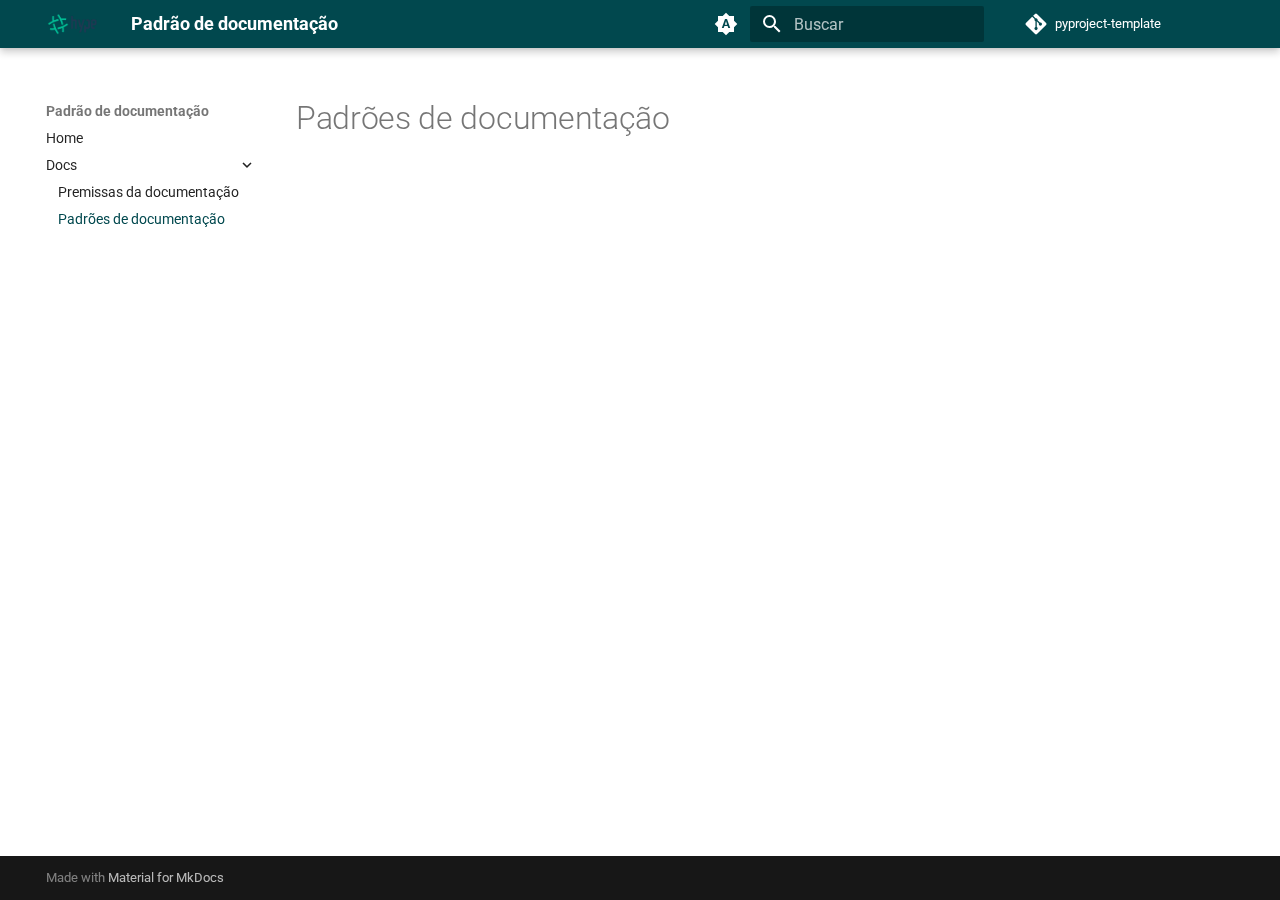
<file: patterns-doc/index.html>
<!doctype html>
<html lang="pt" class="no-js">
  <head>
    
      <meta charset="utf-8">
      <meta name="viewport" content="width=device-width,initial-scale=1">
      
      
      
      
        <link rel="prev" href="../premissas-doc/">
      
      
      
      <link rel="icon" href="../img/hype_logo.png">
      <meta name="generator" content="mkdocs-1.5.3, mkdocs-material-9.5.6">
    
    
      
        <title>Padrões de documentação - Padrão de documentação</title>
      
    
    
      <link rel="stylesheet" href="../assets/stylesheets/main.50c56a3b.min.css">
      
        
        <link rel="stylesheet" href="../assets/stylesheets/palette.06af60db.min.css">
      
      


    
    
      
    
    
      
        
        
        <link rel="preconnect" href="https://fonts.gstatic.com" crossorigin>
        <link rel="stylesheet" href="https://fonts.googleapis.com/css?family=Roboto:300,300i,400,400i,700,700i%7CRoboto+Mono:400,400i,700,700i&display=fallback">
        <style>:root{--md-text-font:"Roboto";--md-code-font:"Roboto Mono"}</style>
      
    
    
      <link rel="stylesheet" href="../assets/_mkdocstrings.css">
    
      <link rel="stylesheet" href="../stylesheets/extra.css">
    
    <script>__md_scope=new URL("..",location),__md_hash=e=>[...e].reduce((e,_)=>(e<<5)-e+_.charCodeAt(0),0),__md_get=(e,_=localStorage,t=__md_scope)=>JSON.parse(_.getItem(t.pathname+"."+e)),__md_set=(e,_,t=localStorage,a=__md_scope)=>{try{t.setItem(a.pathname+"."+e,JSON.stringify(_))}catch(e){}}</script>
    
      

    
    
    
  </head>
  
  
    
    
      
    
    
    
    
    <body dir="ltr" data-md-color-scheme="default" data-md-color-primary="indigo" data-md-color-accent="indigo">
  
    
    <input class="md-toggle" data-md-toggle="drawer" type="checkbox" id="__drawer" autocomplete="off">
    <input class="md-toggle" data-md-toggle="search" type="checkbox" id="__search" autocomplete="off">
    <label class="md-overlay" for="__drawer"></label>
    <div data-md-component="skip">
      
        
        <a href="#padroes-de-documentacao" class="md-skip">
          Ir para o conteúdo
        </a>
      
    </div>
    <div data-md-component="announce">
      
    </div>
    
    
      

  

<header class="md-header md-header--shadow" data-md-component="header">
  <nav class="md-header__inner md-grid" aria-label="Cabeçalho">
    <a href=".." title="Padrão de documentação" class="md-header__button md-logo" aria-label="Padrão de documentação" data-md-component="logo">
      
  <img src="../img/hype_logo_escura.png" alt="logo">

    </a>
    <label class="md-header__button md-icon" for="__drawer">
      
      <svg xmlns="http://www.w3.org/2000/svg" viewBox="0 0 24 24"><path d="M3 6h18v2H3V6m0 5h18v2H3v-2m0 5h18v2H3v-2Z"/></svg>
    </label>
    <div class="md-header__title" data-md-component="header-title">
      <div class="md-header__ellipsis">
        <div class="md-header__topic">
          <span class="md-ellipsis">
            Padrão de documentação
          </span>
        </div>
        <div class="md-header__topic" data-md-component="header-topic">
          <span class="md-ellipsis">
            
              Padrões de documentação
            
          </span>
        </div>
      </div>
    </div>
    
      
        <form class="md-header__option" data-md-component="palette">
  
    
    
    
    <input class="md-option" data-md-color-media="(prefers-color-scheme)" data-md-color-scheme="default" data-md-color-primary="indigo" data-md-color-accent="indigo"  aria-label="Trocar para modo claro"  type="radio" name="__palette" id="__palette_0">
    
      <label class="md-header__button md-icon" title="Trocar para modo claro" for="__palette_1" hidden>
        <svg xmlns="http://www.w3.org/2000/svg" viewBox="0 0 24 24"><path d="m14.3 16-.7-2h-3.2l-.7 2H7.8L11 7h2l3.2 9h-1.9M20 8.69V4h-4.69L12 .69 8.69 4H4v4.69L.69 12 4 15.31V20h4.69L12 23.31 15.31 20H20v-4.69L23.31 12 20 8.69m-9.15 3.96h2.3L12 9l-1.15 3.65Z"/></svg>
      </label>
    
  
    
    
    
    <input class="md-option" data-md-color-media="(prefers-color-scheme: light)" data-md-color-scheme="default" data-md-color-primary="custom" data-md-color-accent="custom"  aria-label="Trocar para modo escuro"  type="radio" name="__palette" id="__palette_1">
    
      <label class="md-header__button md-icon" title="Trocar para modo escuro" for="__palette_2" hidden>
        <svg xmlns="http://www.w3.org/2000/svg" viewBox="0 0 24 24"><path d="M12 7a5 5 0 0 1 5 5 5 5 0 0 1-5 5 5 5 0 0 1-5-5 5 5 0 0 1 5-5m0 2a3 3 0 0 0-3 3 3 3 0 0 0 3 3 3 3 0 0 0 3-3 3 3 0 0 0-3-3m0-7 2.39 3.42C13.65 5.15 12.84 5 12 5c-.84 0-1.65.15-2.39.42L12 2M3.34 7l4.16-.35A7.2 7.2 0 0 0 5.94 8.5c-.44.74-.69 1.5-.83 2.29L3.34 7m.02 10 1.76-3.77a7.131 7.131 0 0 0 2.38 4.14L3.36 17M20.65 7l-1.77 3.79a7.023 7.023 0 0 0-2.38-4.15l4.15.36m-.01 10-4.14.36c.59-.51 1.12-1.14 1.54-1.86.42-.73.69-1.5.83-2.29L20.64 17M12 22l-2.41-3.44c.74.27 1.55.44 2.41.44.82 0 1.63-.17 2.37-.44L12 22Z"/></svg>
      </label>
    
  
    
    
    
    <input class="md-option" data-md-color-media="(prefers-color-scheme: dark)" data-md-color-scheme="slate" data-md-color-primary="custom" data-md-color-accent="custom"  aria-label="Trocar para preferências do sistema"  type="radio" name="__palette" id="__palette_2">
    
      <label class="md-header__button md-icon" title="Trocar para preferências do sistema" for="__palette_0" hidden>
        <svg xmlns="http://www.w3.org/2000/svg" viewBox="0 0 24 24"><path d="m17.75 4.09-2.53 1.94.91 3.06-2.63-1.81-2.63 1.81.91-3.06-2.53-1.94L12.44 4l1.06-3 1.06 3 3.19.09m3.5 6.91-1.64 1.25.59 1.98-1.7-1.17-1.7 1.17.59-1.98L15.75 11l2.06-.05L18.5 9l.69 1.95 2.06.05m-2.28 4.95c.83-.08 1.72 1.1 1.19 1.85-.32.45-.66.87-1.08 1.27C15.17 23 8.84 23 4.94 19.07c-3.91-3.9-3.91-10.24 0-14.14.4-.4.82-.76 1.27-1.08.75-.53 1.93.36 1.85 1.19-.27 2.86.69 5.83 2.89 8.02a9.96 9.96 0 0 0 8.02 2.89m-1.64 2.02a12.08 12.08 0 0 1-7.8-3.47c-2.17-2.19-3.33-5-3.49-7.82-2.81 3.14-2.7 7.96.31 10.98 3.02 3.01 7.84 3.12 10.98.31Z"/></svg>
      </label>
    
  
</form>
      
    
    
      <script>var media,input,key,value,palette=__md_get("__palette");if(palette&&palette.color){"(prefers-color-scheme)"===palette.color.media&&(media=matchMedia("(prefers-color-scheme: light)"),input=document.querySelector(media.matches?"[data-md-color-media='(prefers-color-scheme: light)']":"[data-md-color-media='(prefers-color-scheme: dark)']"),palette.color.media=input.getAttribute("data-md-color-media"),palette.color.scheme=input.getAttribute("data-md-color-scheme"),palette.color.primary=input.getAttribute("data-md-color-primary"),palette.color.accent=input.getAttribute("data-md-color-accent"));for([key,value]of Object.entries(palette.color))document.body.setAttribute("data-md-color-"+key,value)}</script>
    
    
    
      <label class="md-header__button md-icon" for="__search">
        
        <svg xmlns="http://www.w3.org/2000/svg" viewBox="0 0 24 24"><path d="M9.5 3A6.5 6.5 0 0 1 16 9.5c0 1.61-.59 3.09-1.56 4.23l.27.27h.79l5 5-1.5 1.5-5-5v-.79l-.27-.27A6.516 6.516 0 0 1 9.5 16 6.5 6.5 0 0 1 3 9.5 6.5 6.5 0 0 1 9.5 3m0 2C7 5 5 7 5 9.5S7 14 9.5 14 14 12 14 9.5 12 5 9.5 5Z"/></svg>
      </label>
      <div class="md-search" data-md-component="search" role="dialog">
  <label class="md-search__overlay" for="__search"></label>
  <div class="md-search__inner" role="search">
    <form class="md-search__form" name="search">
      <input type="text" class="md-search__input" name="query" aria-label="Buscar" placeholder="Buscar" autocapitalize="off" autocorrect="off" autocomplete="off" spellcheck="false" data-md-component="search-query" required>
      <label class="md-search__icon md-icon" for="__search">
        
        <svg xmlns="http://www.w3.org/2000/svg" viewBox="0 0 24 24"><path d="M9.5 3A6.5 6.5 0 0 1 16 9.5c0 1.61-.59 3.09-1.56 4.23l.27.27h.79l5 5-1.5 1.5-5-5v-.79l-.27-.27A6.516 6.516 0 0 1 9.5 16 6.5 6.5 0 0 1 3 9.5 6.5 6.5 0 0 1 9.5 3m0 2C7 5 5 7 5 9.5S7 14 9.5 14 14 12 14 9.5 12 5 9.5 5Z"/></svg>
        
        <svg xmlns="http://www.w3.org/2000/svg" viewBox="0 0 24 24"><path d="M20 11v2H8l5.5 5.5-1.42 1.42L4.16 12l7.92-7.92L13.5 5.5 8 11h12Z"/></svg>
      </label>
      <nav class="md-search__options" aria-label="Pesquisar">
        
        <button type="reset" class="md-search__icon md-icon" title="Limpar" aria-label="Limpar" tabindex="-1">
          
          <svg xmlns="http://www.w3.org/2000/svg" viewBox="0 0 24 24"><path d="M19 6.41 17.59 5 12 10.59 6.41 5 5 6.41 10.59 12 5 17.59 6.41 19 12 13.41 17.59 19 19 17.59 13.41 12 19 6.41Z"/></svg>
        </button>
      </nav>
      
    </form>
    <div class="md-search__output">
      <div class="md-search__scrollwrap" data-md-scrollfix>
        <div class="md-search-result" data-md-component="search-result">
          <div class="md-search-result__meta">
            Inicializando a pesquisa
          </div>
          <ol class="md-search-result__list" role="presentation"></ol>
        </div>
      </div>
    </div>
  </div>
</div>
    
    
      <div class="md-header__source">
        <a href="https://github.com/pcastr/pyproject-template" title="Ir ao repositório" class="md-source" data-md-component="source">
  <div class="md-source__icon md-icon">
    
    <svg xmlns="http://www.w3.org/2000/svg" viewBox="0 0 448 512"><!--! Font Awesome Free 6.5.1 by @fontawesome - https://fontawesome.com License - https://fontawesome.com/license/free (Icons: CC BY 4.0, Fonts: SIL OFL 1.1, Code: MIT License) Copyright 2023 Fonticons, Inc.--><path d="M439.55 236.05 244 40.45a28.87 28.87 0 0 0-40.81 0l-40.66 40.63 51.52 51.52c27.06-9.14 52.68 16.77 43.39 43.68l49.66 49.66c34.23-11.8 61.18 31 35.47 56.69-26.49 26.49-70.21-2.87-56-37.34L240.22 199v121.85c25.3 12.54 22.26 41.85 9.08 55a34.34 34.34 0 0 1-48.55 0c-17.57-17.6-11.07-46.91 11.25-56v-123c-20.8-8.51-24.6-30.74-18.64-45L142.57 101 8.45 235.14a28.86 28.86 0 0 0 0 40.81l195.61 195.6a28.86 28.86 0 0 0 40.8 0l194.69-194.69a28.86 28.86 0 0 0 0-40.81z"/></svg>
  </div>
  <div class="md-source__repository">
    pyproject-template
  </div>
</a>
      </div>
    
  </nav>
  
</header>
    
    <div class="md-container" data-md-component="container">
      
      
        
          
        
      
      <main class="md-main" data-md-component="main">
        <div class="md-main__inner md-grid">
          
            
              
              <div class="md-sidebar md-sidebar--primary" data-md-component="sidebar" data-md-type="navigation" >
                <div class="md-sidebar__scrollwrap">
                  <div class="md-sidebar__inner">
                    



<nav class="md-nav md-nav--primary" aria-label="Navegação" data-md-level="0">
  <label class="md-nav__title" for="__drawer">
    <a href=".." title="Padrão de documentação" class="md-nav__button md-logo" aria-label="Padrão de documentação" data-md-component="logo">
      
  <img src="../img/hype_logo_escura.png" alt="logo">

    </a>
    Padrão de documentação
  </label>
  
    <div class="md-nav__source">
      <a href="https://github.com/pcastr/pyproject-template" title="Ir ao repositório" class="md-source" data-md-component="source">
  <div class="md-source__icon md-icon">
    
    <svg xmlns="http://www.w3.org/2000/svg" viewBox="0 0 448 512"><!--! Font Awesome Free 6.5.1 by @fontawesome - https://fontawesome.com License - https://fontawesome.com/license/free (Icons: CC BY 4.0, Fonts: SIL OFL 1.1, Code: MIT License) Copyright 2023 Fonticons, Inc.--><path d="M439.55 236.05 244 40.45a28.87 28.87 0 0 0-40.81 0l-40.66 40.63 51.52 51.52c27.06-9.14 52.68 16.77 43.39 43.68l49.66 49.66c34.23-11.8 61.18 31 35.47 56.69-26.49 26.49-70.21-2.87-56-37.34L240.22 199v121.85c25.3 12.54 22.26 41.85 9.08 55a34.34 34.34 0 0 1-48.55 0c-17.57-17.6-11.07-46.91 11.25-56v-123c-20.8-8.51-24.6-30.74-18.64-45L142.57 101 8.45 235.14a28.86 28.86 0 0 0 0 40.81l195.61 195.6a28.86 28.86 0 0 0 40.8 0l194.69-194.69a28.86 28.86 0 0 0 0-40.81z"/></svg>
  </div>
  <div class="md-source__repository">
    pyproject-template
  </div>
</a>
    </div>
  
  <ul class="md-nav__list" data-md-scrollfix>
    
      
      
  
  
  
  
    <li class="md-nav__item">
      <a href=".." class="md-nav__link">
        
  
  <span class="md-ellipsis">
    Home
  </span>
  

      </a>
    </li>
  

    
      
      
  
  
    
  
  
  
    
    
    
    
    
    <li class="md-nav__item md-nav__item--active md-nav__item--nested">
      
        
        
        
        <input class="md-nav__toggle md-toggle " type="checkbox" id="__nav_2" checked>
        
          
          <label class="md-nav__link" for="__nav_2" id="__nav_2_label" tabindex="0">
            
  
  <span class="md-ellipsis">
    Docs
  </span>
  

            <span class="md-nav__icon md-icon"></span>
          </label>
        
        <nav class="md-nav" data-md-level="1" aria-labelledby="__nav_2_label" aria-expanded="true">
          <label class="md-nav__title" for="__nav_2">
            <span class="md-nav__icon md-icon"></span>
            Docs
          </label>
          <ul class="md-nav__list" data-md-scrollfix>
            
              
                
  
  
  
  
    <li class="md-nav__item">
      <a href="../premissas-doc/" class="md-nav__link">
        
  
  <span class="md-ellipsis">
    Premissas da documentação
  </span>
  

      </a>
    </li>
  

              
            
              
                
  
  
    
  
  
  
    <li class="md-nav__item md-nav__item--active">
      
      <input class="md-nav__toggle md-toggle" type="checkbox" id="__toc">
      
      
        
      
      
      <a href="./" class="md-nav__link md-nav__link--active">
        
  
  <span class="md-ellipsis">
    Padrões de documentação
  </span>
  

      </a>
      
    </li>
  

              
            
          </ul>
        </nav>
      
    </li>
  

    
  </ul>
</nav>
                  </div>
                </div>
              </div>
            
            
              
              <div class="md-sidebar md-sidebar--secondary" data-md-component="sidebar" data-md-type="toc" >
                <div class="md-sidebar__scrollwrap">
                  <div class="md-sidebar__inner">
                    

<nav class="md-nav md-nav--secondary" aria-label="Índice">
  
  
  
    
  
  
</nav>
                  </div>
                </div>
              </div>
            
          
          
            <div class="md-content" data-md-component="content">
              <article class="md-content__inner md-typeset">
                
                  

  
  


<h1 id="padroes-de-documentacao">Padrões de documentação</h1>












                
              </article>
            </div>
          
          
<script>var target=document.getElementById(location.hash.slice(1));target&&target.name&&(target.checked=target.name.startsWith("__tabbed_"))</script>
        </div>
        
      </main>
      
        <footer class="md-footer">
  
  <div class="md-footer-meta md-typeset">
    <div class="md-footer-meta__inner md-grid">
      <div class="md-copyright">
  
  
    Made with
    <a href="https://squidfunk.github.io/mkdocs-material/" target="_blank" rel="noopener">
      Material for MkDocs
    </a>
  
</div>
      
    </div>
  </div>
</footer>
      
    </div>
    <div class="md-dialog" data-md-component="dialog">
      <div class="md-dialog__inner md-typeset"></div>
    </div>
    
    
    <script id="__config" type="application/json">{"base": "..", "features": [], "search": "../assets/javascripts/workers/search.b8dbb3d2.min.js", "translations": {"clipboard.copied": "Copiado para \u00e1rea de transfer\u00eancia", "clipboard.copy": "Copiar para \u00e1rea de transfer\u00eancia", "search.result.more.one": "Mais 1 nesta p\u00e1gina", "search.result.more.other": "Mais # nesta p\u00e1gina", "search.result.none": "Nenhum resultado encontrado", "search.result.one": "1 resultado encontrado", "search.result.other": "# resultados encontrados", "search.result.placeholder": "Digite para iniciar a busca", "search.result.term.missing": "Ausente", "select.version": "Selecione a vers\u00e3o"}}</script>
    
    
      <script src="../assets/javascripts/bundle.e1c3ead8.min.js"></script>
      
    
  </body>
</html>
</file>
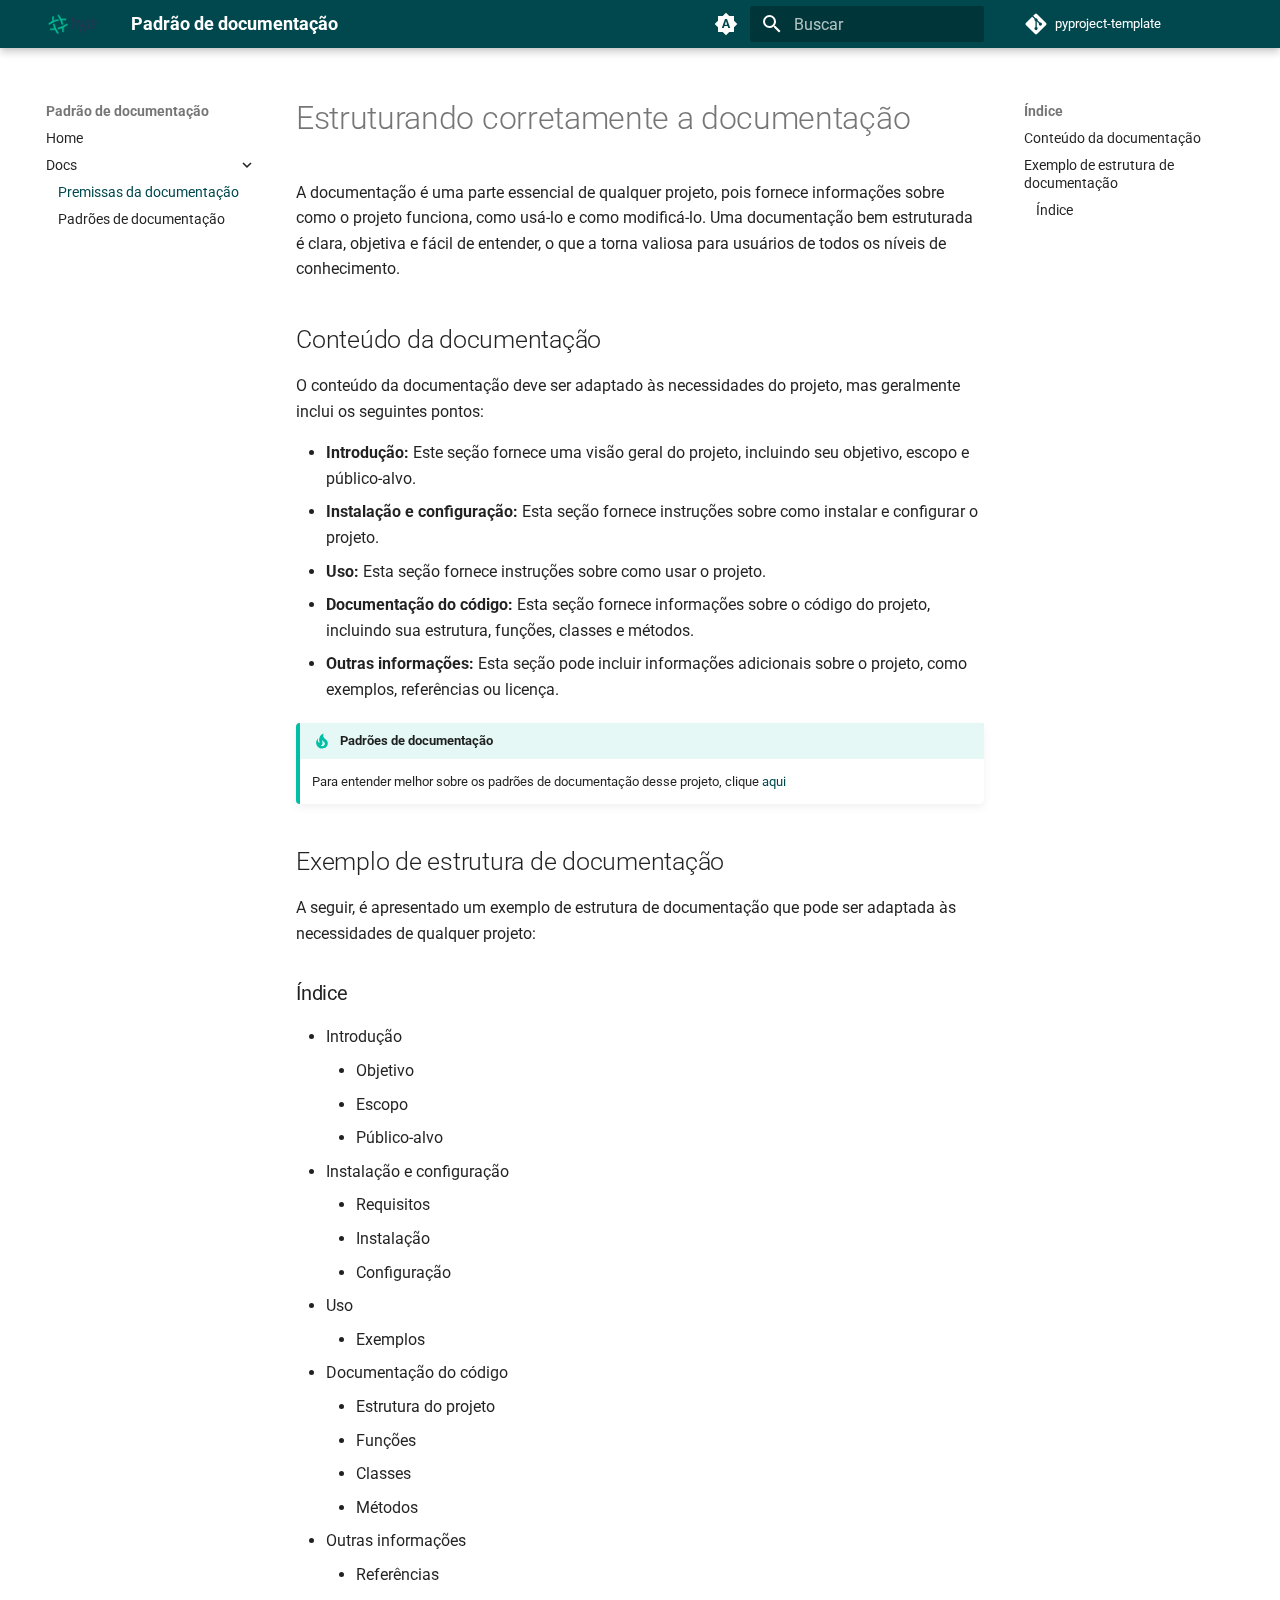
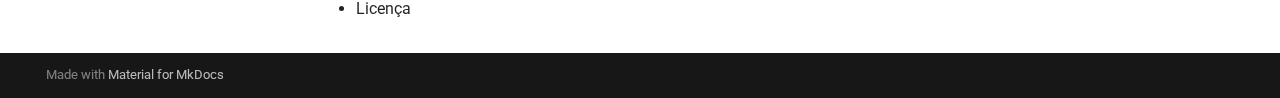
<file: premissas-doc/index.html>
<!doctype html>
<html lang="pt" class="no-js">
  <head>
    
      <meta charset="utf-8">
      <meta name="viewport" content="width=device-width,initial-scale=1">
      
      
      
      
        <link rel="prev" href="..">
      
      
        <link rel="next" href="../patterns-doc/">
      
      
      <link rel="icon" href="../img/hype_logo.png">
      <meta name="generator" content="mkdocs-1.5.3, mkdocs-material-9.5.6">
    
    
      
        <title>Premissas da documentação - Padrão de documentação</title>
      
    
    
      <link rel="stylesheet" href="../assets/stylesheets/main.50c56a3b.min.css">
      
        
        <link rel="stylesheet" href="../assets/stylesheets/palette.06af60db.min.css">
      
      


    
    
      
    
    
      
        
        
        <link rel="preconnect" href="https://fonts.gstatic.com" crossorigin>
        <link rel="stylesheet" href="https://fonts.googleapis.com/css?family=Roboto:300,300i,400,400i,700,700i%7CRoboto+Mono:400,400i,700,700i&display=fallback">
        <style>:root{--md-text-font:"Roboto";--md-code-font:"Roboto Mono"}</style>
      
    
    
      <link rel="stylesheet" href="../assets/_mkdocstrings.css">
    
      <link rel="stylesheet" href="../stylesheets/extra.css">
    
    <script>__md_scope=new URL("..",location),__md_hash=e=>[...e].reduce((e,_)=>(e<<5)-e+_.charCodeAt(0),0),__md_get=(e,_=localStorage,t=__md_scope)=>JSON.parse(_.getItem(t.pathname+"."+e)),__md_set=(e,_,t=localStorage,a=__md_scope)=>{try{t.setItem(a.pathname+"."+e,JSON.stringify(_))}catch(e){}}</script>
    
      

    
    
    
  </head>
  
  
    
    
      
    
    
    
    
    <body dir="ltr" data-md-color-scheme="default" data-md-color-primary="indigo" data-md-color-accent="indigo">
  
    
    <input class="md-toggle" data-md-toggle="drawer" type="checkbox" id="__drawer" autocomplete="off">
    <input class="md-toggle" data-md-toggle="search" type="checkbox" id="__search" autocomplete="off">
    <label class="md-overlay" for="__drawer"></label>
    <div data-md-component="skip">
      
        
        <a href="#estruturando-corretamente-a-documentacao" class="md-skip">
          Ir para o conteúdo
        </a>
      
    </div>
    <div data-md-component="announce">
      
    </div>
    
    
      

  

<header class="md-header md-header--shadow" data-md-component="header">
  <nav class="md-header__inner md-grid" aria-label="Cabeçalho">
    <a href=".." title="Padrão de documentação" class="md-header__button md-logo" aria-label="Padrão de documentação" data-md-component="logo">
      
  <img src="../img/hype_logo_escura.png" alt="logo">

    </a>
    <label class="md-header__button md-icon" for="__drawer">
      
      <svg xmlns="http://www.w3.org/2000/svg" viewBox="0 0 24 24"><path d="M3 6h18v2H3V6m0 5h18v2H3v-2m0 5h18v2H3v-2Z"/></svg>
    </label>
    <div class="md-header__title" data-md-component="header-title">
      <div class="md-header__ellipsis">
        <div class="md-header__topic">
          <span class="md-ellipsis">
            Padrão de documentação
          </span>
        </div>
        <div class="md-header__topic" data-md-component="header-topic">
          <span class="md-ellipsis">
            
              Premissas da documentação
            
          </span>
        </div>
      </div>
    </div>
    
      
        <form class="md-header__option" data-md-component="palette">
  
    
    
    
    <input class="md-option" data-md-color-media="(prefers-color-scheme)" data-md-color-scheme="default" data-md-color-primary="indigo" data-md-color-accent="indigo"  aria-label="Trocar para modo claro"  type="radio" name="__palette" id="__palette_0">
    
      <label class="md-header__button md-icon" title="Trocar para modo claro" for="__palette_1" hidden>
        <svg xmlns="http://www.w3.org/2000/svg" viewBox="0 0 24 24"><path d="m14.3 16-.7-2h-3.2l-.7 2H7.8L11 7h2l3.2 9h-1.9M20 8.69V4h-4.69L12 .69 8.69 4H4v4.69L.69 12 4 15.31V20h4.69L12 23.31 15.31 20H20v-4.69L23.31 12 20 8.69m-9.15 3.96h2.3L12 9l-1.15 3.65Z"/></svg>
      </label>
    
  
    
    
    
    <input class="md-option" data-md-color-media="(prefers-color-scheme: light)" data-md-color-scheme="default" data-md-color-primary="custom" data-md-color-accent="custom"  aria-label="Trocar para modo escuro"  type="radio" name="__palette" id="__palette_1">
    
      <label class="md-header__button md-icon" title="Trocar para modo escuro" for="__palette_2" hidden>
        <svg xmlns="http://www.w3.org/2000/svg" viewBox="0 0 24 24"><path d="M12 7a5 5 0 0 1 5 5 5 5 0 0 1-5 5 5 5 0 0 1-5-5 5 5 0 0 1 5-5m0 2a3 3 0 0 0-3 3 3 3 0 0 0 3 3 3 3 0 0 0 3-3 3 3 0 0 0-3-3m0-7 2.39 3.42C13.65 5.15 12.84 5 12 5c-.84 0-1.65.15-2.39.42L12 2M3.34 7l4.16-.35A7.2 7.2 0 0 0 5.94 8.5c-.44.74-.69 1.5-.83 2.29L3.34 7m.02 10 1.76-3.77a7.131 7.131 0 0 0 2.38 4.14L3.36 17M20.65 7l-1.77 3.79a7.023 7.023 0 0 0-2.38-4.15l4.15.36m-.01 10-4.14.36c.59-.51 1.12-1.14 1.54-1.86.42-.73.69-1.5.83-2.29L20.64 17M12 22l-2.41-3.44c.74.27 1.55.44 2.41.44.82 0 1.63-.17 2.37-.44L12 22Z"/></svg>
      </label>
    
  
    
    
    
    <input class="md-option" data-md-color-media="(prefers-color-scheme: dark)" data-md-color-scheme="slate" data-md-color-primary="custom" data-md-color-accent="custom"  aria-label="Trocar para preferências do sistema"  type="radio" name="__palette" id="__palette_2">
    
      <label class="md-header__button md-icon" title="Trocar para preferências do sistema" for="__palette_0" hidden>
        <svg xmlns="http://www.w3.org/2000/svg" viewBox="0 0 24 24"><path d="m17.75 4.09-2.53 1.94.91 3.06-2.63-1.81-2.63 1.81.91-3.06-2.53-1.94L12.44 4l1.06-3 1.06 3 3.19.09m3.5 6.91-1.64 1.25.59 1.98-1.7-1.17-1.7 1.17.59-1.98L15.75 11l2.06-.05L18.5 9l.69 1.95 2.06.05m-2.28 4.95c.83-.08 1.72 1.1 1.19 1.85-.32.45-.66.87-1.08 1.27C15.17 23 8.84 23 4.94 19.07c-3.91-3.9-3.91-10.24 0-14.14.4-.4.82-.76 1.27-1.08.75-.53 1.93.36 1.85 1.19-.27 2.86.69 5.83 2.89 8.02a9.96 9.96 0 0 0 8.02 2.89m-1.64 2.02a12.08 12.08 0 0 1-7.8-3.47c-2.17-2.19-3.33-5-3.49-7.82-2.81 3.14-2.7 7.96.31 10.98 3.02 3.01 7.84 3.12 10.98.31Z"/></svg>
      </label>
    
  
</form>
      
    
    
      <script>var media,input,key,value,palette=__md_get("__palette");if(palette&&palette.color){"(prefers-color-scheme)"===palette.color.media&&(media=matchMedia("(prefers-color-scheme: light)"),input=document.querySelector(media.matches?"[data-md-color-media='(prefers-color-scheme: light)']":"[data-md-color-media='(prefers-color-scheme: dark)']"),palette.color.media=input.getAttribute("data-md-color-media"),palette.color.scheme=input.getAttribute("data-md-color-scheme"),palette.color.primary=input.getAttribute("data-md-color-primary"),palette.color.accent=input.getAttribute("data-md-color-accent"));for([key,value]of Object.entries(palette.color))document.body.setAttribute("data-md-color-"+key,value)}</script>
    
    
    
      <label class="md-header__button md-icon" for="__search">
        
        <svg xmlns="http://www.w3.org/2000/svg" viewBox="0 0 24 24"><path d="M9.5 3A6.5 6.5 0 0 1 16 9.5c0 1.61-.59 3.09-1.56 4.23l.27.27h.79l5 5-1.5 1.5-5-5v-.79l-.27-.27A6.516 6.516 0 0 1 9.5 16 6.5 6.5 0 0 1 3 9.5 6.5 6.5 0 0 1 9.5 3m0 2C7 5 5 7 5 9.5S7 14 9.5 14 14 12 14 9.5 12 5 9.5 5Z"/></svg>
      </label>
      <div class="md-search" data-md-component="search" role="dialog">
  <label class="md-search__overlay" for="__search"></label>
  <div class="md-search__inner" role="search">
    <form class="md-search__form" name="search">
      <input type="text" class="md-search__input" name="query" aria-label="Buscar" placeholder="Buscar" autocapitalize="off" autocorrect="off" autocomplete="off" spellcheck="false" data-md-component="search-query" required>
      <label class="md-search__icon md-icon" for="__search">
        
        <svg xmlns="http://www.w3.org/2000/svg" viewBox="0 0 24 24"><path d="M9.5 3A6.5 6.5 0 0 1 16 9.5c0 1.61-.59 3.09-1.56 4.23l.27.27h.79l5 5-1.5 1.5-5-5v-.79l-.27-.27A6.516 6.516 0 0 1 9.5 16 6.5 6.5 0 0 1 3 9.5 6.5 6.5 0 0 1 9.5 3m0 2C7 5 5 7 5 9.5S7 14 9.5 14 14 12 14 9.5 12 5 9.5 5Z"/></svg>
        
        <svg xmlns="http://www.w3.org/2000/svg" viewBox="0 0 24 24"><path d="M20 11v2H8l5.5 5.5-1.42 1.42L4.16 12l7.92-7.92L13.5 5.5 8 11h12Z"/></svg>
      </label>
      <nav class="md-search__options" aria-label="Pesquisar">
        
        <button type="reset" class="md-search__icon md-icon" title="Limpar" aria-label="Limpar" tabindex="-1">
          
          <svg xmlns="http://www.w3.org/2000/svg" viewBox="0 0 24 24"><path d="M19 6.41 17.59 5 12 10.59 6.41 5 5 6.41 10.59 12 5 17.59 6.41 19 12 13.41 17.59 19 19 17.59 13.41 12 19 6.41Z"/></svg>
        </button>
      </nav>
      
    </form>
    <div class="md-search__output">
      <div class="md-search__scrollwrap" data-md-scrollfix>
        <div class="md-search-result" data-md-component="search-result">
          <div class="md-search-result__meta">
            Inicializando a pesquisa
          </div>
          <ol class="md-search-result__list" role="presentation"></ol>
        </div>
      </div>
    </div>
  </div>
</div>
    
    
      <div class="md-header__source">
        <a href="https://github.com/pcastr/pyproject-template" title="Ir ao repositório" class="md-source" data-md-component="source">
  <div class="md-source__icon md-icon">
    
    <svg xmlns="http://www.w3.org/2000/svg" viewBox="0 0 448 512"><!--! Font Awesome Free 6.5.1 by @fontawesome - https://fontawesome.com License - https://fontawesome.com/license/free (Icons: CC BY 4.0, Fonts: SIL OFL 1.1, Code: MIT License) Copyright 2023 Fonticons, Inc.--><path d="M439.55 236.05 244 40.45a28.87 28.87 0 0 0-40.81 0l-40.66 40.63 51.52 51.52c27.06-9.14 52.68 16.77 43.39 43.68l49.66 49.66c34.23-11.8 61.18 31 35.47 56.69-26.49 26.49-70.21-2.87-56-37.34L240.22 199v121.85c25.3 12.54 22.26 41.85 9.08 55a34.34 34.34 0 0 1-48.55 0c-17.57-17.6-11.07-46.91 11.25-56v-123c-20.8-8.51-24.6-30.74-18.64-45L142.57 101 8.45 235.14a28.86 28.86 0 0 0 0 40.81l195.61 195.6a28.86 28.86 0 0 0 40.8 0l194.69-194.69a28.86 28.86 0 0 0 0-40.81z"/></svg>
  </div>
  <div class="md-source__repository">
    pyproject-template
  </div>
</a>
      </div>
    
  </nav>
  
</header>
    
    <div class="md-container" data-md-component="container">
      
      
        
          
        
      
      <main class="md-main" data-md-component="main">
        <div class="md-main__inner md-grid">
          
            
              
              <div class="md-sidebar md-sidebar--primary" data-md-component="sidebar" data-md-type="navigation" >
                <div class="md-sidebar__scrollwrap">
                  <div class="md-sidebar__inner">
                    



<nav class="md-nav md-nav--primary" aria-label="Navegação" data-md-level="0">
  <label class="md-nav__title" for="__drawer">
    <a href=".." title="Padrão de documentação" class="md-nav__button md-logo" aria-label="Padrão de documentação" data-md-component="logo">
      
  <img src="../img/hype_logo_escura.png" alt="logo">

    </a>
    Padrão de documentação
  </label>
  
    <div class="md-nav__source">
      <a href="https://github.com/pcastr/pyproject-template" title="Ir ao repositório" class="md-source" data-md-component="source">
  <div class="md-source__icon md-icon">
    
    <svg xmlns="http://www.w3.org/2000/svg" viewBox="0 0 448 512"><!--! Font Awesome Free 6.5.1 by @fontawesome - https://fontawesome.com License - https://fontawesome.com/license/free (Icons: CC BY 4.0, Fonts: SIL OFL 1.1, Code: MIT License) Copyright 2023 Fonticons, Inc.--><path d="M439.55 236.05 244 40.45a28.87 28.87 0 0 0-40.81 0l-40.66 40.63 51.52 51.52c27.06-9.14 52.68 16.77 43.39 43.68l49.66 49.66c34.23-11.8 61.18 31 35.47 56.69-26.49 26.49-70.21-2.87-56-37.34L240.22 199v121.85c25.3 12.54 22.26 41.85 9.08 55a34.34 34.34 0 0 1-48.55 0c-17.57-17.6-11.07-46.91 11.25-56v-123c-20.8-8.51-24.6-30.74-18.64-45L142.57 101 8.45 235.14a28.86 28.86 0 0 0 0 40.81l195.61 195.6a28.86 28.86 0 0 0 40.8 0l194.69-194.69a28.86 28.86 0 0 0 0-40.81z"/></svg>
  </div>
  <div class="md-source__repository">
    pyproject-template
  </div>
</a>
    </div>
  
  <ul class="md-nav__list" data-md-scrollfix>
    
      
      
  
  
  
  
    <li class="md-nav__item">
      <a href=".." class="md-nav__link">
        
  
  <span class="md-ellipsis">
    Home
  </span>
  

      </a>
    </li>
  

    
      
      
  
  
    
  
  
  
    
    
    
    
    
    <li class="md-nav__item md-nav__item--active md-nav__item--nested">
      
        
        
        
        <input class="md-nav__toggle md-toggle " type="checkbox" id="__nav_2" checked>
        
          
          <label class="md-nav__link" for="__nav_2" id="__nav_2_label" tabindex="0">
            
  
  <span class="md-ellipsis">
    Docs
  </span>
  

            <span class="md-nav__icon md-icon"></span>
          </label>
        
        <nav class="md-nav" data-md-level="1" aria-labelledby="__nav_2_label" aria-expanded="true">
          <label class="md-nav__title" for="__nav_2">
            <span class="md-nav__icon md-icon"></span>
            Docs
          </label>
          <ul class="md-nav__list" data-md-scrollfix>
            
              
                
  
  
    
  
  
  
    <li class="md-nav__item md-nav__item--active">
      
      <input class="md-nav__toggle md-toggle" type="checkbox" id="__toc">
      
      
        
      
      
        <label class="md-nav__link md-nav__link--active" for="__toc">
          
  
  <span class="md-ellipsis">
    Premissas da documentação
  </span>
  

          <span class="md-nav__icon md-icon"></span>
        </label>
      
      <a href="./" class="md-nav__link md-nav__link--active">
        
  
  <span class="md-ellipsis">
    Premissas da documentação
  </span>
  

      </a>
      
        

<nav class="md-nav md-nav--secondary" aria-label="Índice">
  
  
  
    
  
  
    <label class="md-nav__title" for="__toc">
      <span class="md-nav__icon md-icon"></span>
      Índice
    </label>
    <ul class="md-nav__list" data-md-component="toc" data-md-scrollfix>
      
        <li class="md-nav__item">
  <a href="#conteudo-da-documentacao" class="md-nav__link">
    <span class="md-ellipsis">
      Conteúdo da documentação
    </span>
  </a>
  
</li>
      
        <li class="md-nav__item">
  <a href="#exemplo-de-estrutura-de-documentacao" class="md-nav__link">
    <span class="md-ellipsis">
      Exemplo de estrutura de documentação
    </span>
  </a>
  
    <nav class="md-nav" aria-label="Exemplo de estrutura de documentação">
      <ul class="md-nav__list">
        
          <li class="md-nav__item">
  <a href="#indice" class="md-nav__link">
    <span class="md-ellipsis">
      Índice
    </span>
  </a>
  
</li>
        
      </ul>
    </nav>
  
</li>
      
    </ul>
  
</nav>
      
    </li>
  

              
            
              
                
  
  
  
  
    <li class="md-nav__item">
      <a href="../patterns-doc/" class="md-nav__link">
        
  
  <span class="md-ellipsis">
    Padrões de documentação
  </span>
  

      </a>
    </li>
  

              
            
          </ul>
        </nav>
      
    </li>
  

    
  </ul>
</nav>
                  </div>
                </div>
              </div>
            
            
              
              <div class="md-sidebar md-sidebar--secondary" data-md-component="sidebar" data-md-type="toc" >
                <div class="md-sidebar__scrollwrap">
                  <div class="md-sidebar__inner">
                    

<nav class="md-nav md-nav--secondary" aria-label="Índice">
  
  
  
    
  
  
    <label class="md-nav__title" for="__toc">
      <span class="md-nav__icon md-icon"></span>
      Índice
    </label>
    <ul class="md-nav__list" data-md-component="toc" data-md-scrollfix>
      
        <li class="md-nav__item">
  <a href="#conteudo-da-documentacao" class="md-nav__link">
    <span class="md-ellipsis">
      Conteúdo da documentação
    </span>
  </a>
  
</li>
      
        <li class="md-nav__item">
  <a href="#exemplo-de-estrutura-de-documentacao" class="md-nav__link">
    <span class="md-ellipsis">
      Exemplo de estrutura de documentação
    </span>
  </a>
  
    <nav class="md-nav" aria-label="Exemplo de estrutura de documentação">
      <ul class="md-nav__list">
        
          <li class="md-nav__item">
  <a href="#indice" class="md-nav__link">
    <span class="md-ellipsis">
      Índice
    </span>
  </a>
  
</li>
        
      </ul>
    </nav>
  
</li>
      
    </ul>
  
</nav>
                  </div>
                </div>
              </div>
            
          
          
            <div class="md-content" data-md-component="content">
              <article class="md-content__inner md-typeset">
                
                  

  
  


<h1 id="estruturando-corretamente-a-documentacao">Estruturando corretamente a documentação</h1>
<p>A documentação é uma parte essencial de qualquer projeto, pois fornece informações sobre como o projeto funciona, 
como usá-lo e como modificá-lo. Uma documentação bem estruturada é clara, objetiva e fácil de entender, 
o que a torna valiosa para usuários de todos os níveis de conhecimento.</p>
<h2 id="conteudo-da-documentacao">Conteúdo da documentação</h2>
<p>O conteúdo da documentação deve ser adaptado às necessidades do projeto, mas geralmente inclui os seguintes pontos:</p>
<ul>
<li><strong>Introdução:</strong> Este seção fornece uma visão geral do projeto, incluindo seu objetivo, escopo e público-alvo.</li>
<li><strong>Instalação e configuração:</strong> Esta seção fornece instruções sobre como instalar e configurar o projeto.</li>
<li><strong>Uso:</strong> Esta seção fornece instruções sobre como usar o projeto.</li>
<li><strong>Documentação do código:</strong> Esta seção fornece informações sobre o código do projeto, incluindo sua estrutura, 
funções, classes e métodos.</li>
<li><strong>Outras informações:</strong> Esta seção pode incluir informações adicionais sobre o projeto, como exemplos, referências ou licença.</li>
</ul>
<div class="admonition tip">
<p class="admonition-title">Padrões de documentação</p>
<p>Para entender melhor sobre os padrões de documentação desse projeto, clique <a href="../patterns-doc/">aqui</a></p>
</div>
<h2 id="exemplo-de-estrutura-de-documentacao">Exemplo de estrutura de documentação</h2>
<p>A seguir, é apresentado um exemplo de estrutura de documentação que pode ser adaptada às necessidades de qualquer projeto:</p>
<h3 id="indice">Índice</h3>
<ul>
<li>Introdução<ul>
<li>Objetivo</li>
<li>Escopo</li>
<li>Público-alvo</li>
</ul>
</li>
<li>Instalação e configuração<ul>
<li>Requisitos</li>
<li>Instalação</li>
<li>Configuração</li>
</ul>
</li>
<li>Uso<ul>
<li>Exemplos</li>
</ul>
</li>
<li>Documentação do código<ul>
<li>Estrutura do projeto</li>
<li>Funções</li>
<li>Classes</li>
<li>Métodos</li>
</ul>
</li>
<li>Outras informações<ul>
<li>Referências</li>
<li>Licença</li>
</ul>
</li>
</ul>












                
              </article>
            </div>
          
          
<script>var target=document.getElementById(location.hash.slice(1));target&&target.name&&(target.checked=target.name.startsWith("__tabbed_"))</script>
        </div>
        
      </main>
      
        <footer class="md-footer">
  
  <div class="md-footer-meta md-typeset">
    <div class="md-footer-meta__inner md-grid">
      <div class="md-copyright">
  
  
    Made with
    <a href="https://squidfunk.github.io/mkdocs-material/" target="_blank" rel="noopener">
      Material for MkDocs
    </a>
  
</div>
      
    </div>
  </div>
</footer>
      
    </div>
    <div class="md-dialog" data-md-component="dialog">
      <div class="md-dialog__inner md-typeset"></div>
    </div>
    
    
    <script id="__config" type="application/json">{"base": "..", "features": [], "search": "../assets/javascripts/workers/search.b8dbb3d2.min.js", "translations": {"clipboard.copied": "Copiado para \u00e1rea de transfer\u00eancia", "clipboard.copy": "Copiar para \u00e1rea de transfer\u00eancia", "search.result.more.one": "Mais 1 nesta p\u00e1gina", "search.result.more.other": "Mais # nesta p\u00e1gina", "search.result.none": "Nenhum resultado encontrado", "search.result.one": "1 resultado encontrado", "search.result.other": "# resultados encontrados", "search.result.placeholder": "Digite para iniciar a busca", "search.result.term.missing": "Ausente", "select.version": "Selecione a vers\u00e3o"}}</script>
    
    
      <script src="../assets/javascripts/bundle.e1c3ead8.min.js"></script>
      
    
  </body>
</html>
</file>
<file: assets/_mkdocstrings.css>
/* Avoid breaking parameter names, etc. in table cells. */
.doc-contents td code {
  word-break: normal !important;
}

/* No line break before first paragraph of descriptions. */
.doc-md-description,
.doc-md-description>p:first-child {
  display: inline;
}

/* Max width for docstring sections tables. */
.doc .md-typeset__table,
.doc .md-typeset__table table {
  display: table !important;
  width: 100%;
}

.doc .md-typeset__table tr {
  display: table-row;
}

/* Defaults in Spacy table style. */
.doc-param-default {
  float: right;
}

/* Symbols in Navigation and ToC. */
:root,
[data-md-color-scheme="default"] {
  --doc-symbol-attribute-fg-color: #953800;
  --doc-symbol-function-fg-color: #8250df;
  --doc-symbol-method-fg-color: #8250df;
  --doc-symbol-class-fg-color: #0550ae;
  --doc-symbol-module-fg-color: #5cad0f;

  --doc-symbol-attribute-bg-color: #9538001a;
  --doc-symbol-function-bg-color: #8250df1a;
  --doc-symbol-method-bg-color: #8250df1a;
  --doc-symbol-class-bg-color: #0550ae1a;
  --doc-symbol-module-bg-color: #5cad0f1a;
}

[data-md-color-scheme="slate"] {
  --doc-symbol-attribute-fg-color: #ffa657;
  --doc-symbol-function-fg-color: #d2a8ff;
  --doc-symbol-method-fg-color: #d2a8ff;
  --doc-symbol-class-fg-color: #79c0ff;
  --doc-symbol-module-fg-color: #baff79;

  --doc-symbol-attribute-bg-color: #ffa6571a;
  --doc-symbol-function-bg-color: #d2a8ff1a;
  --doc-symbol-method-bg-color: #d2a8ff1a;
  --doc-symbol-class-bg-color: #79c0ff1a;
  --doc-symbol-module-bg-color: #baff791a;
}

code.doc-symbol {
  border-radius: .1rem;
  font-size: .85em;
  padding: 0 .3em;
  font-weight: bold;
}

code.doc-symbol-attribute {
  color: var(--doc-symbol-attribute-fg-color);
  background-color: var(--doc-symbol-attribute-bg-color);
}

code.doc-symbol-attribute::after {
  content: "attr";
}

code.doc-symbol-function {
  color: var(--doc-symbol-function-fg-color);
  background-color: var(--doc-symbol-function-bg-color);
}

code.doc-symbol-function::after {
  content: "func";
}

code.doc-symbol-method {
  color: var(--doc-symbol-method-fg-color);
  background-color: var(--doc-symbol-method-bg-color);
}

code.doc-symbol-method::after {
  content: "meth";
}

code.doc-symbol-class {
  color: var(--doc-symbol-class-fg-color);
  background-color: var(--doc-symbol-class-bg-color);
}

code.doc-symbol-class::after {
  content: "class";
}

code.doc-symbol-module {
  color: var(--doc-symbol-module-fg-color);
  background-color: var(--doc-symbol-module-bg-color);
}

code.doc-symbol-module::after {
  content: "mod";
}
</file>
<file: stylesheets/extra.css>
:root {
  --md-primary-fg-color: #01484e;
  --md-accent-fg-color: #009697;
}

.md-typeset .admonition,
.md-typeset details {
  border-width: 0;
  border-left-width: 4px;
}
</file>
<file: assets/stylesheets/main.50c56a3b.min.css>
@charset "UTF-8";html{-webkit-text-size-adjust:none;-moz-text-size-adjust:none;text-size-adjust:none;box-sizing:border-box}*,:after,:before{box-sizing:inherit}@media (prefers-reduced-motion){*,:after,:before{transition:none!important}}body{margin:0}a,button,input,label{-webkit-tap-highlight-color:transparent}a{color:inherit;text-decoration:none}hr{border:0;box-sizing:initial;display:block;height:.05rem;overflow:visible;padding:0}small{font-size:80%}sub,sup{line-height:1em}img{border-style:none}table{border-collapse:initial;border-spacing:0}td,th{font-weight:400;vertical-align:top}button{background:#0000;border:0;font-family:inherit;font-size:inherit;margin:0;padding:0}input{border:0;outline:none}:root{--md-primary-fg-color:#4051b5;--md-primary-fg-color--light:#5d6cc0;--md-primary-fg-color--dark:#303fa1;--md-primary-bg-color:#fff;--md-primary-bg-color--light:#ffffffb3;--md-accent-fg-color:#526cfe;--md-accent-fg-color--transparent:#526cfe1a;--md-accent-bg-color:#fff;--md-accent-bg-color--light:#ffffffb3}[data-md-color-scheme=default]{color-scheme:light}[data-md-color-scheme=default] img[src$="#gh-dark-mode-only"],[data-md-color-scheme=default] img[src$="#only-dark"]{display:none}:root,[data-md-color-scheme=default]{--md-hue:225deg;--md-default-fg-color:#000000de;--md-default-fg-color--light:#0000008a;--md-default-fg-color--lighter:#00000052;--md-default-fg-color--lightest:#00000012;--md-default-bg-color:#fff;--md-default-bg-color--light:#ffffffb3;--md-default-bg-color--lighter:#ffffff4d;--md-default-bg-color--lightest:#ffffff1f;--md-code-fg-color:#36464e;--md-code-bg-color:#f5f5f5;--md-code-hl-color:#4287ff;--md-code-hl-color--light:#4287ff1a;--md-code-hl-number-color:#d52a2a;--md-code-hl-special-color:#db1457;--md-code-hl-function-color:#a846b9;--md-code-hl-constant-color:#6e59d9;--md-code-hl-keyword-color:#3f6ec6;--md-code-hl-string-color:#1c7d4d;--md-code-hl-name-color:var(--md-code-fg-color);--md-code-hl-operator-color:var(--md-default-fg-color--light);--md-code-hl-punctuation-color:var(--md-default-fg-color--light);--md-code-hl-comment-color:var(--md-default-fg-color--light);--md-code-hl-generic-color:var(--md-default-fg-color--light);--md-code-hl-variable-color:var(--md-default-fg-color--light);--md-typeset-color:var(--md-default-fg-color);--md-typeset-a-color:var(--md-primary-fg-color);--md-typeset-del-color:#f5503d26;--md-typeset-ins-color:#0bd57026;--md-typeset-kbd-color:#fafafa;--md-typeset-kbd-accent-color:#fff;--md-typeset-kbd-border-color:#b8b8b8;--md-typeset-mark-color:#ffff0080;--md-typeset-table-color:#0000001f;--md-typeset-table-color--light:rgba(0,0,0,.035);--md-admonition-fg-color:var(--md-default-fg-color);--md-admonition-bg-color:var(--md-default-bg-color);--md-warning-fg-color:#000000de;--md-warning-bg-color:#ff9;--md-footer-fg-color:#fff;--md-footer-fg-color--light:#ffffffb3;--md-footer-fg-color--lighter:#ffffff73;--md-footer-bg-color:#000000de;--md-footer-bg-color--dark:#00000052;--md-shadow-z1:0 0.2rem 0.5rem #0000000d,0 0 0.05rem #0000001a;--md-shadow-z2:0 0.2rem 0.5rem #0000001a,0 0 0.05rem #00000040;--md-shadow-z3:0 0.2rem 0.5rem #0003,0 0 0.05rem #00000059}.md-icon svg{fill:currentcolor;display:block;height:1.2rem;width:1.2rem}body{-webkit-font-smoothing:antialiased;-moz-osx-font-smoothing:grayscale;--md-text-font-family:var(--md-text-font,_),-apple-system,BlinkMacSystemFont,Helvetica,Arial,sans-serif;--md-code-font-family:var(--md-code-font,_),SFMono-Regular,Consolas,Menlo,monospace}aside,body,input{font-feature-settings:"kern","liga";color:var(--md-typeset-color);font-family:var(--md-text-font-family)}code,kbd,pre{font-feature-settings:"kern";font-family:var(--md-code-font-family)}:root{--md-typeset-table-sort-icon:url('data:image/svg+xml;charset=utf-8,<svg xmlns="http://www.w3.org/2000/svg" viewBox="0 0 24 24"><path d="m18 21-4-4h3V7h-3l4-4 4 4h-3v10h3M2 19v-2h10v2M2 13v-2h7v2M2 7V5h4v2H2Z"/></svg>');--md-typeset-table-sort-icon--asc:url('data:image/svg+xml;charset=utf-8,<svg xmlns="http://www.w3.org/2000/svg" viewBox="0 0 24 24"><path d="M19 17h3l-4 4-4-4h3V3h2M2 17h10v2H2M6 5v2H2V5m0 6h7v2H2v-2Z"/></svg>');--md-typeset-table-sort-icon--desc:url('data:image/svg+xml;charset=utf-8,<svg xmlns="http://www.w3.org/2000/svg" viewBox="0 0 24 24"><path d="M19 7h3l-4-4-4 4h3v14h2M2 17h10v2H2M6 5v2H2V5m0 6h7v2H2v-2Z"/></svg>')}.md-typeset{-webkit-print-color-adjust:exact;color-adjust:exact;font-size:.8rem;line-height:1.6}@media print{.md-typeset{font-size:.68rem}}.md-typeset blockquote,.md-typeset dl,.md-typeset figure,.md-typeset ol,.md-typeset pre,.md-typeset ul{margin-bottom:1em;margin-top:1em}.md-typeset h1{color:var(--md-default-fg-color--light);font-size:2em;line-height:1.3;margin:0 0 1.25em}.md-typeset h1,.md-typeset h2{font-weight:300;letter-spacing:-.01em}.md-typeset h2{font-size:1.5625em;line-height:1.4;margin:1.6em 0 .64em}.md-typeset h3{font-size:1.25em;font-weight:400;letter-spacing:-.01em;line-height:1.5;margin:1.6em 0 .8em}.md-typeset h2+h3{margin-top:.8em}.md-typeset h4{font-weight:700;letter-spacing:-.01em;margin:1em 0}.md-typeset h5,.md-typeset h6{color:var(--md-default-fg-color--light);font-size:.8em;font-weight:700;letter-spacing:-.01em;margin:1.25em 0}.md-typeset h5{text-transform:uppercase}.md-typeset hr{border-bottom:.05rem solid var(--md-default-fg-color--lightest);display:flow-root;margin:1.5em 0}.md-typeset a{color:var(--md-typeset-a-color);word-break:break-word}.md-typeset a,.md-typeset a:before{transition:color 125ms}.md-typeset a:focus,.md-typeset a:hover{color:var(--md-accent-fg-color)}.md-typeset a:focus code,.md-typeset a:hover code{background-color:var(--md-accent-fg-color--transparent)}.md-typeset a code{color:currentcolor;transition:background-color 125ms}.md-typeset a.focus-visible{outline-color:var(--md-accent-fg-color);outline-offset:.2rem}.md-typeset code,.md-typeset kbd,.md-typeset pre{color:var(--md-code-fg-color);direction:ltr;font-variant-ligatures:none}@media print{.md-typeset code,.md-typeset kbd,.md-typeset pre{white-space:pre-wrap}}.md-typeset code{background-color:var(--md-code-bg-color);border-radius:.1rem;-webkit-box-decoration-break:clone;box-decoration-break:clone;font-size:.85em;padding:0 .2941176471em;word-break:break-word}.md-typeset code:not(.focus-visible){-webkit-tap-highlight-color:transparent;outline:none}.md-typeset pre{display:flow-root;line-height:1.4;position:relative}.md-typeset pre>code{-webkit-box-decoration-break:slice;box-decoration-break:slice;box-shadow:none;display:block;margin:0;outline-color:var(--md-accent-fg-color);overflow:auto;padding:.7720588235em 1.1764705882em;scrollbar-color:var(--md-default-fg-color--lighter) #0000;scrollbar-width:thin;touch-action:auto;word-break:normal}.md-typeset pre>code:hover{scrollbar-color:var(--md-accent-fg-color) #0000}.md-typeset pre>code::-webkit-scrollbar{height:.2rem;width:.2rem}.md-typeset pre>code::-webkit-scrollbar-thumb{background-color:var(--md-default-fg-color--lighter)}.md-typeset pre>code::-webkit-scrollbar-thumb:hover{background-color:var(--md-accent-fg-color)}.md-typeset kbd{background-color:var(--md-typeset-kbd-color);border-radius:.1rem;box-shadow:0 .1rem 0 .05rem var(--md-typeset-kbd-border-color),0 .1rem 0 var(--md-typeset-kbd-border-color),0 -.1rem .2rem var(--md-typeset-kbd-accent-color) inset;color:var(--md-default-fg-color);display:inline-block;font-size:.75em;padding:0 .6666666667em;vertical-align:text-top;word-break:break-word}.md-typeset mark{background-color:var(--md-typeset-mark-color);-webkit-box-decoration-break:clone;box-decoration-break:clone;color:inherit;word-break:break-word}.md-typeset abbr{border-bottom:.05rem dotted var(--md-default-fg-color--light);cursor:help;text-decoration:none}.md-typeset small{opacity:.75}[dir=ltr] .md-typeset sub,[dir=ltr] .md-typeset sup{margin-left:.078125em}[dir=rtl] .md-typeset sub,[dir=rtl] .md-typeset sup{margin-right:.078125em}[dir=ltr] .md-typeset blockquote{padding-left:.6rem}[dir=rtl] .md-typeset blockquote{padding-right:.6rem}[dir=ltr] .md-typeset blockquote{border-left:.2rem solid var(--md-default-fg-color--lighter)}[dir=rtl] .md-typeset blockquote{border-right:.2rem solid var(--md-default-fg-color--lighter)}.md-typeset blockquote{color:var(--md-default-fg-color--light);margin-left:0;margin-right:0}.md-typeset ul{list-style-type:disc}[dir=ltr] .md-typeset ol,[dir=ltr] .md-typeset ul{margin-left:.625em}[dir=rtl] .md-typeset ol,[dir=rtl] .md-typeset ul{margin-right:.625em}.md-typeset ol,.md-typeset ul{padding:0}.md-typeset ol:not([hidden]),.md-typeset ul:not([hidden]){display:flow-root}.md-typeset ol ol,.md-typeset ul ol{list-style-type:lower-alpha}.md-typeset ol ol ol,.md-typeset ul ol ol{list-style-type:lower-roman}[dir=ltr] .md-typeset ol li,[dir=ltr] .md-typeset ul li{margin-left:1.25em}[dir=rtl] .md-typeset ol li,[dir=rtl] .md-typeset ul li{margin-right:1.25em}.md-typeset ol li,.md-typeset ul li{margin-bottom:.5em}.md-typeset ol li blockquote,.md-typeset ol li p,.md-typeset ul li blockquote,.md-typeset ul li p{margin:.5em 0}.md-typeset ol li:last-child,.md-typeset ul li:last-child{margin-bottom:0}[dir=ltr] .md-typeset ol li ol,[dir=ltr] .md-typeset ol li ul,[dir=ltr] .md-typeset ul li ol,[dir=ltr] .md-typeset ul li ul{margin-left:.625em}[dir=rtl] .md-typeset ol li ol,[dir=rtl] .md-typeset ol li ul,[dir=rtl] .md-typeset ul li ol,[dir=rtl] .md-typeset ul li ul{margin-right:.625em}.md-typeset ol li ol,.md-typeset ol li ul,.md-typeset ul li ol,.md-typeset ul li ul{margin-bottom:.5em;margin-top:.5em}[dir=ltr] .md-typeset dd{margin-left:1.875em}[dir=rtl] .md-typeset dd{margin-right:1.875em}.md-typeset dd{margin-bottom:1.5em;margin-top:1em}.md-typeset img,.md-typeset svg,.md-typeset video{height:auto;max-width:100%}.md-typeset img[align=left]{margin:1em 1em 1em 0}.md-typeset img[align=right]{margin:1em 0 1em 1em}.md-typeset img[align]:only-child{margin-top:0}.md-typeset figure{display:flow-root;margin:1em auto;max-width:100%;text-align:center;width:-webkit-fit-content;width:-moz-fit-content;width:fit-content}.md-typeset figure img{display:block}.md-typeset figcaption{font-style:italic;margin:1em auto;max-width:24rem}.md-typeset iframe{max-width:100%}.md-typeset table:not([class]){background-color:var(--md-default-bg-color);border:.05rem solid var(--md-typeset-table-color);border-radius:.1rem;display:inline-block;font-size:.64rem;max-width:100%;overflow:auto;touch-action:auto}@media print{.md-typeset table:not([class]){display:table}}.md-typeset table:not([class])+*{margin-top:1.5em}.md-typeset table:not([class]) td>:first-child,.md-typeset table:not([class]) th>:first-child{margin-top:0}.md-typeset table:not([class]) td>:last-child,.md-typeset table:not([class]) th>:last-child{margin-bottom:0}.md-typeset table:not([class]) td:not([align]),.md-typeset table:not([class]) th:not([align]){text-align:left}[dir=rtl] .md-typeset table:not([class]) td:not([align]),[dir=rtl] .md-typeset table:not([class]) th:not([align]){text-align:right}.md-typeset table:not([class]) th{font-weight:700;min-width:5rem;padding:.9375em 1.25em;vertical-align:top}.md-typeset table:not([class]) td{border-top:.05rem solid var(--md-typeset-table-color);padding:.9375em 1.25em;vertical-align:top}.md-typeset table:not([class]) tbody tr{transition:background-color 125ms}.md-typeset table:not([class]) tbody tr:hover{background-color:var(--md-typeset-table-color--light);box-shadow:0 .05rem 0 var(--md-default-bg-color) inset}.md-typeset table:not([class]) a{word-break:normal}.md-typeset table th[role=columnheader]{cursor:pointer}[dir=ltr] .md-typeset table th[role=columnheader]:after{margin-left:.5em}[dir=rtl] .md-typeset table th[role=columnheader]:after{margin-right:.5em}.md-typeset table th[role=columnheader]:after{content:"";display:inline-block;height:1.2em;-webkit-mask-image:var(--md-typeset-table-sort-icon);mask-image:var(--md-typeset-table-sort-icon);-webkit-mask-repeat:no-repeat;mask-repeat:no-repeat;-webkit-mask-size:contain;mask-size:contain;transition:background-color 125ms;vertical-align:text-bottom;width:1.2em}.md-typeset table th[role=columnheader]:hover:after{background-color:var(--md-default-fg-color--lighter)}.md-typeset table th[role=columnheader][aria-sort=ascending]:after{background-color:var(--md-default-fg-color--light);-webkit-mask-image:var(--md-typeset-table-sort-icon--asc);mask-image:var(--md-typeset-table-sort-icon--asc)}.md-typeset table th[role=columnheader][aria-sort=descending]:after{background-color:var(--md-default-fg-color--light);-webkit-mask-image:var(--md-typeset-table-sort-icon--desc);mask-image:var(--md-typeset-table-sort-icon--desc)}.md-typeset__scrollwrap{margin:1em -.8rem;overflow-x:auto;touch-action:auto}.md-typeset__table{display:inline-block;margin-bottom:.5em;padding:0 .8rem}@media print{.md-typeset__table{display:block}}html .md-typeset__table table{display:table;margin:0;overflow:hidden;width:100%}@media screen and (max-width:44.984375em){.md-content__inner>pre{margin:1em -.8rem}.md-content__inner>pre code{border-radius:0}}.md-typeset .md-author{border-radius:100%;display:block;flex-shrink:0;height:1.6rem;overflow:hidden;position:relative;transition:color 125ms,transform 125ms;width:1.6rem}.md-typeset .md-author img{display:block}.md-typeset .md-author--more{background:var(--md-default-fg-color--lightest);color:var(--md-default-fg-color--lighter);font-size:.6rem;font-weight:700;line-height:1.6rem;text-align:center}.md-typeset .md-author--long{height:2.4rem;width:2.4rem}.md-typeset a.md-author{transform:scale(1)}.md-typeset a.md-author img{filter:grayscale(100%) opacity(75%);transition:filter 125ms}.md-typeset a.md-author:focus,.md-typeset a.md-author:hover{transform:scale(1.1);z-index:1}.md-typeset a.md-author:focus img,.md-typeset a.md-author:hover img{filter:grayscale(0)}.md-banner{background-color:var(--md-footer-bg-color);color:var(--md-footer-fg-color);overflow:auto}@media print{.md-banner{display:none}}.md-banner--warning{background-color:var(--md-warning-bg-color);color:var(--md-warning-fg-color)}.md-banner__inner{font-size:.7rem;margin:.6rem auto;padding:0 .8rem}[dir=ltr] .md-banner__button{float:right}[dir=rtl] .md-banner__button{float:left}.md-banner__button{color:inherit;cursor:pointer;transition:opacity .25s}.no-js .md-banner__button{display:none}.md-banner__button:hover{opacity:.7}html{font-size:125%;height:100%;overflow-x:hidden}@media screen and (min-width:100em){html{font-size:137.5%}}@media screen and (min-width:125em){html{font-size:150%}}body{background-color:var(--md-default-bg-color);display:flex;flex-direction:column;font-size:.5rem;min-height:100%;position:relative;width:100%}@media print{body{display:block}}@media screen and (max-width:59.984375em){body[data-md-scrolllock]{position:fixed}}.md-grid{margin-left:auto;margin-right:auto;max-width:61rem}.md-container{display:flex;flex-direction:column;flex-grow:1}@media print{.md-container{display:block}}.md-main{flex-grow:1}.md-main__inner{display:flex;height:100%;margin-top:1.5rem}.md-ellipsis{overflow:hidden;text-overflow:ellipsis}.md-toggle{display:none}.md-option{height:0;opacity:0;position:absolute;width:0}.md-option:checked+label:not([hidden]){display:block}.md-option.focus-visible+label{outline-color:var(--md-accent-fg-color);outline-style:auto}.md-skip{background-color:var(--md-default-fg-color);border-radius:.1rem;color:var(--md-default-bg-color);font-size:.64rem;margin:.5rem;opacity:0;outline-color:var(--md-accent-fg-color);padding:.3rem .5rem;position:fixed;transform:translateY(.4rem);z-index:-1}.md-skip:focus{opacity:1;transform:translateY(0);transition:transform .25s cubic-bezier(.4,0,.2,1),opacity 175ms 75ms;z-index:10}@page{margin:25mm}:root{--md-clipboard-icon:url('data:image/svg+xml;charset=utf-8,<svg xmlns="http://www.w3.org/2000/svg" viewBox="0 0 24 24"><path d="M19 21H8V7h11m0-2H8a2 2 0 0 0-2 2v14a2 2 0 0 0 2 2h11a2 2 0 0 0 2-2V7a2 2 0 0 0-2-2m-3-4H4a2 2 0 0 0-2 2v14h2V3h12V1Z"/></svg>')}.md-clipboard{border-radius:.1rem;color:var(--md-default-fg-color--lightest);cursor:pointer;height:1.5em;outline-color:var(--md-accent-fg-color);outline-offset:.1rem;position:absolute;right:.5em;top:.5em;transition:color .25s;width:1.5em;z-index:1}@media print{.md-clipboard{display:none}}.md-clipboard:not(.focus-visible){-webkit-tap-highlight-color:transparent;outline:none}:hover>.md-clipboard{color:var(--md-default-fg-color--light)}.md-clipboard:focus,.md-clipboard:hover{color:var(--md-accent-fg-color)}.md-clipboard:after{background-color:currentcolor;content:"";display:block;height:1.125em;margin:0 auto;-webkit-mask-image:var(--md-clipboard-icon);mask-image:var(--md-clipboard-icon);-webkit-mask-position:center;mask-position:center;-webkit-mask-repeat:no-repeat;mask-repeat:no-repeat;-webkit-mask-size:contain;mask-size:contain;width:1.125em}.md-clipboard--inline{cursor:pointer}.md-clipboard--inline code{transition:color .25s,background-color .25s}.md-clipboard--inline:focus code,.md-clipboard--inline:hover code{background-color:var(--md-accent-fg-color--transparent);color:var(--md-accent-fg-color)}@keyframes consent{0%{opacity:0;transform:translateY(100%)}to{opacity:1;transform:translateY(0)}}@keyframes overlay{0%{opacity:0}to{opacity:1}}.md-consent__overlay{animation:overlay .25s both;-webkit-backdrop-filter:blur(.1rem);backdrop-filter:blur(.1rem);background-color:#0000008a;height:100%;opacity:1;position:fixed;top:0;width:100%;z-index:5}.md-consent__inner{animation:consent .5s cubic-bezier(.1,.7,.1,1) both;background-color:var(--md-default-bg-color);border:0;border-radius:.1rem;bottom:0;box-shadow:0 0 .2rem #0000001a,0 .2rem .4rem #0003;max-height:100%;overflow:auto;padding:0;position:fixed;width:100%;z-index:5}.md-consent__form{padding:.8rem}.md-consent__settings{display:none;margin:1em 0}input:checked+.md-consent__settings{display:block}.md-consent__controls{margin-bottom:.8rem}.md-typeset .md-consent__controls .md-button{display:inline}@media screen and (max-width:44.984375em){.md-typeset .md-consent__controls .md-button{display:block;margin-top:.4rem;text-align:center;width:100%}}.md-consent label{cursor:pointer}.md-content{flex-grow:1;min-width:0}.md-content__inner{margin:0 .8rem 1.2rem;padding-top:.6rem}@media screen and (min-width:76.25em){[dir=ltr] .md-sidebar--primary:not([hidden])~.md-content>.md-content__inner{margin-left:1.2rem}[dir=ltr] .md-sidebar--secondary:not([hidden])~.md-content>.md-content__inner,[dir=rtl] .md-sidebar--primary:not([hidden])~.md-content>.md-content__inner{margin-right:1.2rem}[dir=rtl] .md-sidebar--secondary:not([hidden])~.md-content>.md-content__inner{margin-left:1.2rem}}.md-content__inner:before{content:"";display:block;height:.4rem}.md-content__inner>:last-child{margin-bottom:0}[dir=ltr] .md-content__button{float:right}[dir=rtl] .md-content__button{float:left}[dir=ltr] .md-content__button{margin-left:.4rem}[dir=rtl] .md-content__button{margin-right:.4rem}.md-content__button{margin:.4rem 0;padding:0}@media print{.md-content__button{display:none}}.md-typeset .md-content__button{color:var(--md-default-fg-color--lighter)}.md-content__button svg{display:inline;vertical-align:top}[dir=rtl] .md-content__button svg{transform:scaleX(-1)}[dir=ltr] .md-dialog{right:.8rem}[dir=rtl] .md-dialog{left:.8rem}.md-dialog{background-color:var(--md-default-fg-color);border-radius:.1rem;bottom:.8rem;box-shadow:var(--md-shadow-z3);min-width:11.1rem;opacity:0;padding:.4rem .6rem;pointer-events:none;position:fixed;transform:translateY(100%);transition:transform 0ms .4s,opacity .4s;z-index:4}@media print{.md-dialog{display:none}}.md-dialog--active{opacity:1;pointer-events:auto;transform:translateY(0);transition:transform .4s cubic-bezier(.075,.85,.175,1),opacity .4s}.md-dialog__inner{color:var(--md-default-bg-color);font-size:.7rem}.md-feedback{margin:2em 0 1em;text-align:center}.md-feedback fieldset{border:none;margin:0;padding:0}.md-feedback__title{font-weight:700;margin:1em auto}.md-feedback__inner{position:relative}.md-feedback__list{display:flex;flex-wrap:wrap;place-content:baseline center;position:relative}.md-feedback__list:hover .md-icon:not(:disabled){color:var(--md-default-fg-color--lighter)}:disabled .md-feedback__list{min-height:1.8rem}.md-feedback__icon{color:var(--md-default-fg-color--light);cursor:pointer;flex-shrink:0;margin:0 .1rem;transition:color 125ms}.md-feedback__icon:not(:disabled).md-icon:hover{color:var(--md-accent-fg-color)}.md-feedback__icon:disabled{color:var(--md-default-fg-color--lightest);pointer-events:none}.md-feedback__note{opacity:0;position:relative;transform:translateY(.4rem);transition:transform .4s cubic-bezier(.1,.7,.1,1),opacity .15s}.md-feedback__note>*{margin:0 auto;max-width:16rem}:disabled .md-feedback__note{opacity:1;transform:translateY(0)}.md-footer{background-color:var(--md-footer-bg-color);color:var(--md-footer-fg-color)}@media print{.md-footer{display:none}}.md-footer__inner{justify-content:space-between;overflow:auto;padding:.2rem}.md-footer__inner:not([hidden]){display:flex}.md-footer__link{align-items:end;display:flex;flex-grow:0.01;margin-bottom:.4rem;margin-top:1rem;max-width:100%;outline-color:var(--md-accent-fg-color);overflow:hidden;transition:opacity .25s}.md-footer__link:focus,.md-footer__link:hover{opacity:.7}[dir=rtl] .md-footer__link svg{transform:scaleX(-1)}@media screen and (max-width:44.984375em){.md-footer__link--prev{flex-shrink:0}.md-footer__link--prev .md-footer__title{display:none}}[dir=ltr] .md-footer__link--next{margin-left:auto}[dir=rtl] .md-footer__link--next{margin-right:auto}.md-footer__link--next{text-align:right}[dir=rtl] .md-footer__link--next{text-align:left}.md-footer__title{flex-grow:1;font-size:.9rem;margin-bottom:.7rem;max-width:calc(100% - 2.4rem);padding:0 1rem;white-space:nowrap}.md-footer__button{margin:.2rem;padding:.4rem}.md-footer__direction{font-size:.64rem;opacity:.7}.md-footer-meta{background-color:var(--md-footer-bg-color--dark)}.md-footer-meta__inner{display:flex;flex-wrap:wrap;justify-content:space-between;padding:.2rem}html .md-footer-meta.md-typeset a{color:var(--md-footer-fg-color--light)}html .md-footer-meta.md-typeset a:focus,html .md-footer-meta.md-typeset a:hover{color:var(--md-footer-fg-color)}.md-copyright{color:var(--md-footer-fg-color--lighter);font-size:.64rem;margin:auto .6rem;padding:.4rem 0;width:100%}@media screen and (min-width:45em){.md-copyright{width:auto}}.md-copyright__highlight{color:var(--md-footer-fg-color--light)}.md-social{display:inline-flex;gap:.2rem;margin:0 .4rem;padding:.2rem 0 .6rem}@media screen and (min-width:45em){.md-social{padding:.6rem 0}}.md-social__link{display:inline-block;height:1.6rem;text-align:center;width:1.6rem}.md-social__link:before{line-height:1.9}.md-social__link svg{fill:currentcolor;max-height:.8rem;vertical-align:-25%}.md-typeset .md-button{border:.1rem solid;border-radius:.1rem;color:var(--md-primary-fg-color);cursor:pointer;display:inline-block;font-weight:700;padding:.625em 2em;transition:color 125ms,background-color 125ms,border-color 125ms}.md-typeset .md-button--primary{background-color:var(--md-primary-fg-color);border-color:var(--md-primary-fg-color);color:var(--md-primary-bg-color)}.md-typeset .md-button:focus,.md-typeset .md-button:hover{background-color:var(--md-accent-fg-color);border-color:var(--md-accent-fg-color);color:var(--md-accent-bg-color)}[dir=ltr] .md-typeset .md-input{border-top-left-radius:.1rem}[dir=ltr] .md-typeset .md-input,[dir=rtl] .md-typeset .md-input{border-top-right-radius:.1rem}[dir=rtl] .md-typeset .md-input{border-top-left-radius:.1rem}.md-typeset .md-input{border-bottom:.1rem solid var(--md-default-fg-color--lighter);box-shadow:var(--md-shadow-z1);font-size:.8rem;height:1.8rem;padding:0 .6rem;transition:border .25s,box-shadow .25s}.md-typeset .md-input:focus,.md-typeset .md-input:hover{border-bottom-color:var(--md-accent-fg-color);box-shadow:var(--md-shadow-z2)}.md-typeset .md-input--stretch{width:100%}.md-header{background-color:var(--md-primary-fg-color);box-shadow:0 0 .2rem #0000,0 .2rem .4rem #0000;color:var(--md-primary-bg-color);display:block;left:0;position:sticky;right:0;top:0;z-index:4}@media print{.md-header{display:none}}.md-header[hidden]{transform:translateY(-100%);transition:transform .25s cubic-bezier(.8,0,.6,1),box-shadow .25s}.md-header--shadow{box-shadow:0 0 .2rem #0000001a,0 .2rem .4rem #0003;transition:transform .25s cubic-bezier(.1,.7,.1,1),box-shadow .25s}.md-header__inner{align-items:center;display:flex;padding:0 .2rem}.md-header__button{color:currentcolor;cursor:pointer;margin:.2rem;outline-color:var(--md-accent-fg-color);padding:.4rem;position:relative;transition:opacity .25s;vertical-align:middle;z-index:1}.md-header__button:hover{opacity:.7}.md-header__button:not([hidden]){display:inline-block}.md-header__button:not(.focus-visible){-webkit-tap-highlight-color:transparent;outline:none}.md-header__button.md-logo{margin:.2rem;padding:.4rem}@media screen and (max-width:76.234375em){.md-header__button.md-logo{display:none}}.md-header__button.md-logo img,.md-header__button.md-logo svg{fill:currentcolor;display:block;height:1.2rem;width:auto}@media screen and (min-width:60em){.md-header__button[for=__search]{display:none}}.no-js .md-header__button[for=__search]{display:none}[dir=rtl] .md-header__button[for=__search] svg{transform:scaleX(-1)}@media screen and (min-width:76.25em){.md-header__button[for=__drawer]{display:none}}.md-header__topic{display:flex;max-width:100%;position:absolute;transition:transform .4s cubic-bezier(.1,.7,.1,1),opacity .15s;white-space:nowrap}.md-header__topic+.md-header__topic{opacity:0;pointer-events:none;transform:translateX(1.25rem);transition:transform .4s cubic-bezier(1,.7,.1,.1),opacity .15s;z-index:-1}[dir=rtl] .md-header__topic+.md-header__topic{transform:translateX(-1.25rem)}.md-header__topic:first-child{font-weight:700}[dir=ltr] .md-header__title{margin-left:1rem;margin-right:.4rem}[dir=rtl] .md-header__title{margin-left:.4rem;margin-right:1rem}.md-header__title{flex-grow:1;font-size:.9rem;height:2.4rem;line-height:2.4rem}.md-header__title--active .md-header__topic{opacity:0;pointer-events:none;transform:translateX(-1.25rem);transition:transform .4s cubic-bezier(1,.7,.1,.1),opacity .15s;z-index:-1}[dir=rtl] .md-header__title--active .md-header__topic{transform:translateX(1.25rem)}.md-header__title--active .md-header__topic+.md-header__topic{opacity:1;pointer-events:auto;transform:translateX(0);transition:transform .4s cubic-bezier(.1,.7,.1,1),opacity .15s;z-index:0}.md-header__title>.md-header__ellipsis{height:100%;position:relative;width:100%}.md-header__option{display:flex;flex-shrink:0;max-width:100%;transition:max-width 0ms .25s,opacity .25s .25s;white-space:nowrap}[data-md-toggle=search]:checked~.md-header .md-header__option{max-width:0;opacity:0;transition:max-width 0ms,opacity 0ms}.md-header__option>input{bottom:0}.md-header__source{display:none}@media screen and (min-width:60em){[dir=ltr] .md-header__source{margin-left:1rem}[dir=rtl] .md-header__source{margin-right:1rem}.md-header__source{display:block;max-width:11.7rem;width:11.7rem}}@media screen and (min-width:76.25em){[dir=ltr] .md-header__source{margin-left:1.4rem}[dir=rtl] .md-header__source{margin-right:1.4rem}}.md-meta{color:var(--md-default-fg-color--light);font-size:.7rem;line-height:1.3}.md-meta__list{display:inline-flex;flex-wrap:wrap;list-style:none;margin:0;padding:0}.md-meta__item:not(:last-child):after{content:"·";margin-left:.2rem;margin-right:.2rem}.md-meta__link{color:var(--md-typeset-a-color)}.md-meta__link:focus,.md-meta__link:hover{color:var(--md-accent-fg-color)}.md-draft{background-color:#ff1744;border-radius:.125em;color:#fff;display:inline-block;font-weight:700;padding-left:.5714285714em;padding-right:.5714285714em}:root{--md-nav-icon--prev:url('data:image/svg+xml;charset=utf-8,<svg xmlns="http://www.w3.org/2000/svg" viewBox="0 0 24 24"><path d="M20 11v2H8l5.5 5.5-1.42 1.42L4.16 12l7.92-7.92L13.5 5.5 8 11h12Z"/></svg>');--md-nav-icon--next:url('data:image/svg+xml;charset=utf-8,<svg xmlns="http://www.w3.org/2000/svg" viewBox="0 0 24 24"><path d="M8.59 16.58 13.17 12 8.59 7.41 10 6l6 6-6 6-1.41-1.42Z"/></svg>');--md-toc-icon:url('data:image/svg+xml;charset=utf-8,<svg xmlns="http://www.w3.org/2000/svg" viewBox="0 0 24 24"><path d="M3 9h14V7H3v2m0 4h14v-2H3v2m0 4h14v-2H3v2m16 0h2v-2h-2v2m0-10v2h2V7h-2m0 6h2v-2h-2v2Z"/></svg>')}.md-nav{font-size:.7rem;line-height:1.3}.md-nav__title{color:var(--md-default-fg-color--light);display:block;font-weight:700;overflow:hidden;padding:0 .6rem;text-overflow:ellipsis}.md-nav__title .md-nav__button{display:none}.md-nav__title .md-nav__button img{height:100%;width:auto}.md-nav__title .md-nav__button.md-logo img,.md-nav__title .md-nav__button.md-logo svg{fill:currentcolor;display:block;height:2.4rem;max-width:100%;object-fit:contain;width:auto}.md-nav__list{list-style:none;margin:0;padding:0}.md-nav__link{align-items:flex-start;display:flex;gap:.4rem;margin-top:.625em;scroll-snap-align:start;transition:color 125ms}.md-nav__link--passed{color:var(--md-default-fg-color--light)}.md-nav__item .md-nav__link--active,.md-nav__item .md-nav__link--active code{color:var(--md-typeset-a-color)}.md-nav__link .md-ellipsis{position:relative}[dir=ltr] .md-nav__link .md-icon:last-child{margin-left:auto}[dir=rtl] .md-nav__link .md-icon:last-child{margin-right:auto}.md-nav__link svg{fill:currentcolor;flex-shrink:0;height:1.3em}.md-nav__link[for]:focus,.md-nav__link[for]:hover,.md-nav__link[href]:focus,.md-nav__link[href]:hover{color:var(--md-accent-fg-color);cursor:pointer}.md-nav__link.focus-visible{outline-color:var(--md-accent-fg-color);outline-offset:.2rem}.md-nav--primary .md-nav__link[for=__toc]{display:none}.md-nav--primary .md-nav__link[for=__toc] .md-icon:after{background-color:currentcolor;display:block;height:100%;-webkit-mask-image:var(--md-toc-icon);mask-image:var(--md-toc-icon);width:100%}.md-nav--primary .md-nav__link[for=__toc]~.md-nav{display:none}.md-nav__container>.md-nav__link{margin-top:0}.md-nav__container>.md-nav__link:first-child{flex-grow:1;min-width:0}.md-nav__icon{flex-shrink:0}.md-nav__source{display:none}@media screen and (max-width:76.234375em){.md-nav--primary,.md-nav--primary .md-nav{background-color:var(--md-default-bg-color);display:flex;flex-direction:column;height:100%;left:0;position:absolute;right:0;top:0;z-index:1}.md-nav--primary .md-nav__item,.md-nav--primary .md-nav__title{font-size:.8rem;line-height:1.5}.md-nav--primary .md-nav__title{background-color:var(--md-default-fg-color--lightest);color:var(--md-default-fg-color--light);cursor:pointer;height:5.6rem;line-height:2.4rem;padding:3rem .8rem .2rem;position:relative;white-space:nowrap}[dir=ltr] .md-nav--primary .md-nav__title .md-nav__icon{left:.4rem}[dir=rtl] .md-nav--primary .md-nav__title .md-nav__icon{right:.4rem}.md-nav--primary .md-nav__title .md-nav__icon{display:block;height:1.2rem;margin:.2rem;position:absolute;top:.4rem;width:1.2rem}.md-nav--primary .md-nav__title .md-nav__icon:after{background-color:currentcolor;content:"";display:block;height:100%;-webkit-mask-image:var(--md-nav-icon--prev);mask-image:var(--md-nav-icon--prev);-webkit-mask-position:center;mask-position:center;-webkit-mask-repeat:no-repeat;mask-repeat:no-repeat;-webkit-mask-size:contain;mask-size:contain;width:100%}.md-nav--primary .md-nav__title~.md-nav__list{background-color:var(--md-default-bg-color);box-shadow:0 .05rem 0 var(--md-default-fg-color--lightest) inset;overflow-y:auto;scroll-snap-type:y mandatory;touch-action:pan-y}.md-nav--primary .md-nav__title~.md-nav__list>:first-child{border-top:0}.md-nav--primary .md-nav__title[for=__drawer]{background-color:var(--md-primary-fg-color);color:var(--md-primary-bg-color);font-weight:700}.md-nav--primary .md-nav__title .md-logo{display:block;left:.2rem;margin:.2rem;padding:.4rem;position:absolute;right:.2rem;top:.2rem}.md-nav--primary .md-nav__list{flex:1}.md-nav--primary .md-nav__item{border-top:.05rem solid var(--md-default-fg-color--lightest)}.md-nav--primary .md-nav__item--active>.md-nav__link{color:var(--md-typeset-a-color)}.md-nav--primary .md-nav__item--active>.md-nav__link:focus,.md-nav--primary .md-nav__item--active>.md-nav__link:hover{color:var(--md-accent-fg-color)}.md-nav--primary .md-nav__link{margin-top:0;padding:.6rem .8rem}.md-nav--primary .md-nav__link svg{margin-top:.1em}.md-nav--primary .md-nav__link>.md-nav__link{padding:0}[dir=ltr] .md-nav--primary .md-nav__link .md-nav__icon{margin-right:-.2rem}[dir=rtl] .md-nav--primary .md-nav__link .md-nav__icon{margin-left:-.2rem}.md-nav--primary .md-nav__link .md-nav__icon{font-size:1.2rem;height:1.2rem;width:1.2rem}.md-nav--primary .md-nav__link .md-nav__icon:after{background-color:currentcolor;content:"";display:block;height:100%;-webkit-mask-image:var(--md-nav-icon--next);mask-image:var(--md-nav-icon--next);-webkit-mask-position:center;mask-position:center;-webkit-mask-repeat:no-repeat;mask-repeat:no-repeat;-webkit-mask-size:contain;mask-size:contain;width:100%}[dir=rtl] .md-nav--primary .md-nav__icon:after{transform:scale(-1)}.md-nav--primary .md-nav--secondary .md-nav{background-color:initial;position:static}[dir=ltr] .md-nav--primary .md-nav--secondary .md-nav .md-nav__link{padding-left:1.4rem}[dir=rtl] .md-nav--primary .md-nav--secondary .md-nav .md-nav__link{padding-right:1.4rem}[dir=ltr] .md-nav--primary .md-nav--secondary .md-nav .md-nav .md-nav__link{padding-left:2rem}[dir=rtl] .md-nav--primary .md-nav--secondary .md-nav .md-nav .md-nav__link{padding-right:2rem}[dir=ltr] .md-nav--primary .md-nav--secondary .md-nav .md-nav .md-nav .md-nav__link{padding-left:2.6rem}[dir=rtl] .md-nav--primary .md-nav--secondary .md-nav .md-nav .md-nav .md-nav__link{padding-right:2.6rem}[dir=ltr] .md-nav--primary .md-nav--secondary .md-nav .md-nav .md-nav .md-nav .md-nav__link{padding-left:3.2rem}[dir=rtl] .md-nav--primary .md-nav--secondary .md-nav .md-nav .md-nav .md-nav .md-nav__link{padding-right:3.2rem}.md-nav--secondary{background-color:initial}.md-nav__toggle~.md-nav{display:flex;opacity:0;transform:translateX(100%);transition:transform .25s cubic-bezier(.8,0,.6,1),opacity 125ms 50ms}[dir=rtl] .md-nav__toggle~.md-nav{transform:translateX(-100%)}.md-nav__toggle:checked~.md-nav{opacity:1;transform:translateX(0);transition:transform .25s cubic-bezier(.4,0,.2,1),opacity 125ms 125ms}.md-nav__toggle:checked~.md-nav>.md-nav__list{-webkit-backface-visibility:hidden;backface-visibility:hidden}}@media screen and (max-width:59.984375em){.md-nav--primary .md-nav__link[for=__toc]{display:flex}.md-nav--primary .md-nav__link[for=__toc] .md-icon:after{content:""}.md-nav--primary .md-nav__link[for=__toc]+.md-nav__link{display:none}.md-nav--primary .md-nav__link[for=__toc]~.md-nav{display:flex}.md-nav__source{background-color:var(--md-primary-fg-color--dark);color:var(--md-primary-bg-color);display:block;padding:0 .2rem}}@media screen and (min-width:60em) and (max-width:76.234375em){.md-nav--integrated .md-nav__link[for=__toc]{display:flex}.md-nav--integrated .md-nav__link[for=__toc] .md-icon:after{content:""}.md-nav--integrated .md-nav__link[for=__toc]+.md-nav__link{display:none}.md-nav--integrated .md-nav__link[for=__toc]~.md-nav{display:flex}}@media screen and (min-width:60em){.md-nav{margin-bottom:-.4rem}.md-nav--secondary .md-nav__title{background:var(--md-default-bg-color);box-shadow:0 0 .4rem .4rem var(--md-default-bg-color);position:sticky;top:0;z-index:1}.md-nav--secondary .md-nav__title[for=__toc]{scroll-snap-align:start}.md-nav--secondary .md-nav__title .md-nav__icon{display:none}[dir=ltr] .md-nav--secondary .md-nav__list{padding-left:.6rem}[dir=rtl] .md-nav--secondary .md-nav__list{padding-right:.6rem}.md-nav--secondary .md-nav__list{padding-bottom:.4rem}[dir=ltr] .md-nav--secondary .md-nav__item>.md-nav__link{margin-right:.4rem}[dir=rtl] .md-nav--secondary .md-nav__item>.md-nav__link{margin-left:.4rem}}@media screen and (min-width:76.25em){.md-nav{margin-bottom:-.4rem;transition:max-height .25s cubic-bezier(.86,0,.07,1)}.md-nav--primary .md-nav__title{background:var(--md-default-bg-color);box-shadow:0 0 .4rem .4rem var(--md-default-bg-color);position:sticky;top:0;z-index:1}.md-nav--primary .md-nav__title[for=__drawer]{scroll-snap-align:start}.md-nav--primary .md-nav__title .md-nav__icon{display:none}[dir=ltr] .md-nav--primary .md-nav__list{padding-left:.6rem}[dir=rtl] .md-nav--primary .md-nav__list{padding-right:.6rem}.md-nav--primary .md-nav__list{padding-bottom:.4rem}[dir=ltr] .md-nav--primary .md-nav__item>.md-nav__link{margin-right:.4rem}[dir=rtl] .md-nav--primary .md-nav__item>.md-nav__link{margin-left:.4rem}.md-nav__toggle~.md-nav{display:grid;grid-template-rows:0fr;opacity:0;transition:grid-template-rows .25s cubic-bezier(.86,0,.07,1),opacity .25s,visibility 0ms .25s;visibility:collapse}.md-nav__toggle~.md-nav>.md-nav__list{overflow:hidden}.md-nav__toggle.md-toggle--indeterminate~.md-nav,.md-nav__toggle:checked~.md-nav{grid-template-rows:1fr;opacity:1;transition:grid-template-rows .25s cubic-bezier(.86,0,.07,1),opacity .15s .1s,visibility 0ms;visibility:visible}.md-nav__toggle.md-toggle--indeterminate~.md-nav{transition:none}.md-nav__item--nested>.md-nav>.md-nav__title{display:none}.md-nav__item--section{display:block;margin:1.25em 0}.md-nav__item--section:last-child{margin-bottom:0}.md-nav__item--section>.md-nav__link{font-weight:700}.md-nav__item--section>.md-nav__link[for]{color:var(--md-default-fg-color--light)}.md-nav__item--section>.md-nav__link:not(.md-nav__container){pointer-events:none}.md-nav__item--section>.md-nav__link .md-icon,.md-nav__item--section>.md-nav__link>[for]{display:none}[dir=ltr] .md-nav__item--section>.md-nav{margin-left:-.6rem}[dir=rtl] .md-nav__item--section>.md-nav{margin-right:-.6rem}.md-nav__item--section>.md-nav{display:block;opacity:1;visibility:visible}.md-nav__item--section>.md-nav>.md-nav__list>.md-nav__item{padding:0}.md-nav__icon{border-radius:100%;height:.9rem;transition:background-color .25s;width:.9rem}.md-nav__icon:hover{background-color:var(--md-accent-fg-color--transparent)}.md-nav__icon:after{background-color:currentcolor;border-radius:100%;content:"";display:inline-block;height:100%;-webkit-mask-image:var(--md-nav-icon--next);mask-image:var(--md-nav-icon--next);-webkit-mask-position:center;mask-position:center;-webkit-mask-repeat:no-repeat;mask-repeat:no-repeat;-webkit-mask-size:contain;mask-size:contain;transition:transform .25s;vertical-align:-.1rem;width:100%}[dir=rtl] .md-nav__icon:after{transform:rotate(180deg)}.md-nav__item--nested .md-nav__toggle:checked~.md-nav__link .md-nav__icon:after,.md-nav__item--nested .md-toggle--indeterminate~.md-nav__link .md-nav__icon:after{transform:rotate(90deg)}.md-nav--lifted>.md-nav__list>.md-nav__item,.md-nav--lifted>.md-nav__title{display:none}.md-nav--lifted>.md-nav__list>.md-nav__item--active{display:block}.md-nav--lifted>.md-nav__list>.md-nav__item--active>.md-nav__link{background:var(--md-default-bg-color);box-shadow:0 0 .4rem .4rem var(--md-default-bg-color);margin-top:0;position:sticky;top:0;z-index:1}.md-nav--lifted>.md-nav__list>.md-nav__item--active>.md-nav__link:not(.md-nav__container){pointer-events:none}.md-nav--lifted>.md-nav__list>.md-nav__item--active.md-nav__item--section{margin:0}[dir=ltr] .md-nav--lifted>.md-nav__list>.md-nav__item>.md-nav{margin-left:-.6rem}[dir=rtl] .md-nav--lifted>.md-nav__list>.md-nav__item>.md-nav{margin-right:-.6rem}.md-nav--lifted>.md-nav__list>.md-nav__item>[for]{color:var(--md-default-fg-color--light)}.md-nav--lifted .md-nav[data-md-level="1"]{grid-template-rows:1fr;opacity:1;visibility:visible}.md-nav--integrated>.md-nav__list>.md-nav__item--active:not(.md-nav__item--nested){padding:0 .6rem}.md-nav--integrated>.md-nav__list>.md-nav__item--active:not(.md-nav__item--nested)>.md-nav__link{padding:0}[dir=ltr] .md-nav--integrated>.md-nav__list>.md-nav__item--active .md-nav--secondary{border-left:.05rem solid var(--md-primary-fg-color)}[dir=rtl] .md-nav--integrated>.md-nav__list>.md-nav__item--active .md-nav--secondary{border-right:.05rem solid var(--md-primary-fg-color)}.md-nav--integrated>.md-nav__list>.md-nav__item--active .md-nav--secondary{display:block;margin-bottom:1.25em;opacity:1;visibility:visible}.md-nav--integrated>.md-nav__list>.md-nav__item--active .md-nav--secondary>.md-nav__list{overflow:visible;padding-bottom:0}.md-nav--integrated>.md-nav__list>.md-nav__item--active .md-nav--secondary>.md-nav__title{display:none}}.md-pagination{font-size:.8rem;font-weight:700;gap:.4rem}.md-pagination,.md-pagination>*{align-items:center;display:flex;justify-content:center}.md-pagination>*{border-radius:.2rem;height:1.8rem;min-width:1.8rem;text-align:center}.md-pagination__current{background-color:var(--md-default-fg-color--lightest);color:var(--md-default-fg-color--light)}.md-pagination__link{transition:color 125ms,background-color 125ms}.md-pagination__link:focus,.md-pagination__link:hover{background-color:var(--md-accent-fg-color--transparent);color:var(--md-accent-fg-color)}.md-pagination__link:focus svg,.md-pagination__link:hover svg{color:var(--md-accent-fg-color)}.md-pagination__link.focus-visible{outline-color:var(--md-accent-fg-color);outline-offset:.2rem}.md-pagination__link svg{fill:currentcolor;color:var(--md-default-fg-color--lighter);display:block;max-height:100%;width:1.2rem}.md-post__back{border-bottom:.05rem solid var(--md-default-fg-color--lightest);margin-bottom:1.2rem;padding-bottom:1.2rem}@media screen and (max-width:76.234375em){.md-post__back{display:none}}[dir=rtl] .md-post__back svg{transform:scaleX(-1)}.md-post__authors{display:flex;flex-direction:column;gap:.6rem;margin:0 .6rem 1.2rem}.md-post .md-post__meta a{transition:color 125ms}.md-post .md-post__meta a:focus,.md-post .md-post__meta a:hover{color:var(--md-accent-fg-color)}.md-post__title{color:var(--md-default-fg-color--light);font-weight:700}.md-post--excerpt{margin-bottom:3.2rem}.md-post--excerpt .md-post__header{align-items:center;display:flex;gap:.6rem;min-height:1.6rem}.md-post--excerpt .md-post__authors{align-items:center;display:inline-flex;flex-direction:row;gap:.2rem;margin:0;min-height:2.4rem}[dir=ltr] .md-post--excerpt .md-post__meta .md-meta__list{margin-right:.4rem}[dir=rtl] .md-post--excerpt .md-post__meta .md-meta__list{margin-left:.4rem}.md-post--excerpt .md-post__content>:first-child{--md-scroll-margin:6rem;margin-top:0}.md-post>.md-nav--secondary{margin:1em 0}.md-profile{align-items:center;display:flex;font-size:.7rem;gap:.6rem;line-height:1.4;width:100%}.md-profile__description{flex-grow:1}.md-content--post{display:flex}@media screen and (max-width:76.234375em){.md-content--post{flex-flow:column-reverse}}.md-content--post>.md-content__inner{min-width:0}@media screen and (min-width:76.25em){[dir=ltr] .md-content--post>.md-content__inner{margin-left:1.2rem}[dir=rtl] .md-content--post>.md-content__inner{margin-right:1.2rem}}@media screen and (max-width:76.234375em){.md-sidebar.md-sidebar--post{padding:0;position:static;width:100%}.md-sidebar.md-sidebar--post .md-sidebar__scrollwrap{overflow:visible}.md-sidebar.md-sidebar--post .md-sidebar__inner{padding:0}.md-sidebar.md-sidebar--post .md-post__meta{margin-left:.6rem;margin-right:.6rem}.md-sidebar.md-sidebar--post .md-nav__item{border:none;display:inline}.md-sidebar.md-sidebar--post .md-nav__list{display:inline-flex;flex-wrap:wrap;gap:.6rem;padding-bottom:.6rem;padding-top:.6rem}.md-sidebar.md-sidebar--post .md-nav__link{padding:0}.md-sidebar.md-sidebar--post .md-nav{height:auto;margin-bottom:0;position:static}}:root{--md-progress-value:0;--md-progress-delay:400ms}.md-progress{background:var(--md-primary-bg-color);height:.075rem;opacity:min(clamp(0,var(--md-progress-value),1),clamp(0,100 - var(--md-progress-value),1));position:fixed;top:0;transform:scaleX(calc(var(--md-progress-value)*1%));transform-origin:left;transition:transform .5s cubic-bezier(.19,1,.22,1),opacity .25s var(--md-progress-delay);width:100%;z-index:4}:root{--md-search-result-icon:url('data:image/svg+xml;charset=utf-8,<svg xmlns="http://www.w3.org/2000/svg" viewBox="0 0 24 24"><path d="M14 2H6a2 2 0 0 0-2 2v16a2 2 0 0 0 2 2h7c-.41-.25-.8-.56-1.14-.9-.33-.33-.61-.7-.86-1.1H6V4h7v5h5v1.18c.71.16 1.39.43 2 .82V8l-6-6m6.31 16.9c1.33-2.11.69-4.9-1.4-6.22-2.11-1.33-4.91-.68-6.22 1.4-1.34 2.11-.69 4.89 1.4 6.22 1.46.93 3.32.93 4.79.02L22 23.39 23.39 22l-3.08-3.1m-3.81.1a2.5 2.5 0 0 1-2.5-2.5 2.5 2.5 0 0 1 2.5-2.5 2.5 2.5 0 0 1 2.5 2.5 2.5 2.5 0 0 1-2.5 2.5Z"/></svg>')}.md-search{position:relative}@media screen and (min-width:60em){.md-search{padding:.2rem 0}}.no-js .md-search{display:none}.md-search__overlay{opacity:0;z-index:1}@media screen and (max-width:59.984375em){[dir=ltr] .md-search__overlay{left:-2.2rem}[dir=rtl] .md-search__overlay{right:-2.2rem}.md-search__overlay{background-color:var(--md-default-bg-color);border-radius:1rem;height:2rem;overflow:hidden;pointer-events:none;position:absolute;top:-1rem;transform-origin:center;transition:transform .3s .1s,opacity .2s .2s;width:2rem}[data-md-toggle=search]:checked~.md-header .md-search__overlay{opacity:1;transition:transform .4s,opacity .1s}}@media screen and (min-width:60em){[dir=ltr] .md-search__overlay{left:0}[dir=rtl] .md-search__overlay{right:0}.md-search__overlay{background-color:#0000008a;cursor:pointer;height:0;position:fixed;top:0;transition:width 0ms .25s,height 0ms .25s,opacity .25s;width:0}[data-md-toggle=search]:checked~.md-header .md-search__overlay{height:200vh;opacity:1;transition:width 0ms,height 0ms,opacity .25s;width:100%}}@media screen and (max-width:29.984375em){[data-md-toggle=search]:checked~.md-header .md-search__overlay{transform:scale(45)}}@media screen and (min-width:30em) and (max-width:44.984375em){[data-md-toggle=search]:checked~.md-header .md-search__overlay{transform:scale(60)}}@media screen and (min-width:45em) and (max-width:59.984375em){[data-md-toggle=search]:checked~.md-header .md-search__overlay{transform:scale(75)}}.md-search__inner{-webkit-backface-visibility:hidden;backface-visibility:hidden}@media screen and (max-width:59.984375em){[dir=ltr] .md-search__inner{left:0}[dir=rtl] .md-search__inner{right:0}.md-search__inner{height:0;opacity:0;overflow:hidden;position:fixed;top:0;transform:translateX(5%);transition:width 0ms .3s,height 0ms .3s,transform .15s cubic-bezier(.4,0,.2,1) .15s,opacity .15s .15s;width:0;z-index:2}[dir=rtl] .md-search__inner{transform:translateX(-5%)}[data-md-toggle=search]:checked~.md-header .md-search__inner{height:100%;opacity:1;transform:translateX(0);transition:width 0ms 0ms,height 0ms 0ms,transform .15s cubic-bezier(.1,.7,.1,1) .15s,opacity .15s .15s;width:100%}}@media screen and (min-width:60em){[dir=ltr] .md-search__inner{float:right}[dir=rtl] .md-search__inner{float:left}.md-search__inner{padding:.1rem 0;position:relative;transition:width .25s cubic-bezier(.1,.7,.1,1);width:11.7rem}}@media screen and (min-width:60em) and (max-width:76.234375em){[data-md-toggle=search]:checked~.md-header .md-search__inner{width:23.4rem}}@media screen and (min-width:76.25em){[data-md-toggle=search]:checked~.md-header .md-search__inner{width:34.4rem}}.md-search__form{background-color:var(--md-default-bg-color);box-shadow:0 0 .6rem #0000;height:2.4rem;position:relative;transition:color .25s,background-color .25s;z-index:2}@media screen and (min-width:60em){.md-search__form{background-color:#00000042;border-radius:.1rem;height:1.8rem}.md-search__form:hover{background-color:#ffffff1f}}[data-md-toggle=search]:checked~.md-header .md-search__form{background-color:var(--md-default-bg-color);border-radius:.1rem .1rem 0 0;box-shadow:0 0 .6rem #00000012;color:var(--md-default-fg-color)}[dir=ltr] .md-search__input{padding-left:3.6rem;padding-right:2.2rem}[dir=rtl] .md-search__input{padding-left:2.2rem;padding-right:3.6rem}.md-search__input{background:#0000;font-size:.9rem;height:100%;position:relative;text-overflow:ellipsis;width:100%;z-index:2}.md-search__input::placeholder{transition:color .25s}.md-search__input::placeholder,.md-search__input~.md-search__icon{color:var(--md-default-fg-color--light)}.md-search__input::-ms-clear{display:none}@media screen and (max-width:59.984375em){.md-search__input{font-size:.9rem;height:2.4rem;width:100%}}@media screen and (min-width:60em){[dir=ltr] .md-search__input{padding-left:2.2rem}[dir=rtl] .md-search__input{padding-right:2.2rem}.md-search__input{color:inherit;font-size:.8rem}.md-search__input::placeholder{color:var(--md-primary-bg-color--light)}.md-search__input+.md-search__icon{color:var(--md-primary-bg-color)}[data-md-toggle=search]:checked~.md-header .md-search__input{text-overflow:clip}[data-md-toggle=search]:checked~.md-header .md-search__input+.md-search__icon{color:var(--md-default-fg-color--light)}[data-md-toggle=search]:checked~.md-header .md-search__input::placeholder{color:#0000}}.md-search__icon{cursor:pointer;display:inline-block;height:1.2rem;transition:color .25s,opacity .25s;width:1.2rem}.md-search__icon:hover{opacity:.7}[dir=ltr] .md-search__icon[for=__search]{left:.5rem}[dir=rtl] .md-search__icon[for=__search]{right:.5rem}.md-search__icon[for=__search]{position:absolute;top:.3rem;z-index:2}[dir=rtl] .md-search__icon[for=__search] svg{transform:scaleX(-1)}@media screen and (max-width:59.984375em){[dir=ltr] .md-search__icon[for=__search]{left:.8rem}[dir=rtl] .md-search__icon[for=__search]{right:.8rem}.md-search__icon[for=__search]{top:.6rem}.md-search__icon[for=__search] svg:first-child{display:none}}@media screen and (min-width:60em){.md-search__icon[for=__search]{pointer-events:none}.md-search__icon[for=__search] svg:last-child{display:none}}[dir=ltr] .md-search__options{right:.5rem}[dir=rtl] .md-search__options{left:.5rem}.md-search__options{pointer-events:none;position:absolute;top:.3rem;z-index:2}@media screen and (max-width:59.984375em){[dir=ltr] .md-search__options{right:.8rem}[dir=rtl] .md-search__options{left:.8rem}.md-search__options{top:.6rem}}[dir=ltr] .md-search__options>.md-icon{margin-left:.2rem}[dir=rtl] .md-search__options>.md-icon{margin-right:.2rem}.md-search__options>.md-icon{color:var(--md-default-fg-color--light);opacity:0;transform:scale(.75);transition:transform .15s cubic-bezier(.1,.7,.1,1),opacity .15s}.md-search__options>.md-icon:not(.focus-visible){-webkit-tap-highlight-color:transparent;outline:none}[data-md-toggle=search]:checked~.md-header .md-search__input:valid~.md-search__options>.md-icon{opacity:1;pointer-events:auto;transform:scale(1)}[data-md-toggle=search]:checked~.md-header .md-search__input:valid~.md-search__options>.md-icon:hover{opacity:.7}[dir=ltr] .md-search__suggest{padding-left:3.6rem;padding-right:2.2rem}[dir=rtl] .md-search__suggest{padding-left:2.2rem;padding-right:3.6rem}.md-search__suggest{align-items:center;color:var(--md-default-fg-color--lighter);display:flex;font-size:.9rem;height:100%;opacity:0;position:absolute;top:0;transition:opacity 50ms;white-space:nowrap;width:100%}@media screen and (min-width:60em){[dir=ltr] .md-search__suggest{padding-left:2.2rem}[dir=rtl] .md-search__suggest{padding-right:2.2rem}.md-search__suggest{font-size:.8rem}}[data-md-toggle=search]:checked~.md-header .md-search__suggest{opacity:1;transition:opacity .3s .1s}[dir=ltr] .md-search__output{border-bottom-left-radius:.1rem}[dir=ltr] .md-search__output,[dir=rtl] .md-search__output{border-bottom-right-radius:.1rem}[dir=rtl] .md-search__output{border-bottom-left-radius:.1rem}.md-search__output{overflow:hidden;position:absolute;width:100%;z-index:1}@media screen and (max-width:59.984375em){.md-search__output{bottom:0;top:2.4rem}}@media screen and (min-width:60em){.md-search__output{opacity:0;top:1.9rem;transition:opacity .4s}[data-md-toggle=search]:checked~.md-header .md-search__output{box-shadow:var(--md-shadow-z3);opacity:1}}.md-search__scrollwrap{-webkit-backface-visibility:hidden;backface-visibility:hidden;background-color:var(--md-default-bg-color);height:100%;overflow-y:auto;touch-action:pan-y}@media (-webkit-max-device-pixel-ratio:1),(max-resolution:1dppx){.md-search__scrollwrap{transform:translateZ(0)}}@media screen and (min-width:60em) and (max-width:76.234375em){.md-search__scrollwrap{width:23.4rem}}@media screen and (min-width:76.25em){.md-search__scrollwrap{width:34.4rem}}@media screen and (min-width:60em){.md-search__scrollwrap{max-height:0;scrollbar-color:var(--md-default-fg-color--lighter) #0000;scrollbar-width:thin}[data-md-toggle=search]:checked~.md-header .md-search__scrollwrap{max-height:75vh}.md-search__scrollwrap:hover{scrollbar-color:var(--md-accent-fg-color) #0000}.md-search__scrollwrap::-webkit-scrollbar{height:.2rem;width:.2rem}.md-search__scrollwrap::-webkit-scrollbar-thumb{background-color:var(--md-default-fg-color--lighter)}.md-search__scrollwrap::-webkit-scrollbar-thumb:hover{background-color:var(--md-accent-fg-color)}}.md-search-result{color:var(--md-default-fg-color);word-break:break-word}.md-search-result__meta{background-color:var(--md-default-fg-color--lightest);color:var(--md-default-fg-color--light);font-size:.64rem;line-height:1.8rem;padding:0 .8rem;scroll-snap-align:start}@media screen and (min-width:60em){[dir=ltr] .md-search-result__meta{padding-left:2.2rem}[dir=rtl] .md-search-result__meta{padding-right:2.2rem}}.md-search-result__list{list-style:none;margin:0;padding:0;-webkit-user-select:none;user-select:none}.md-search-result__item{box-shadow:0 -.05rem var(--md-default-fg-color--lightest)}.md-search-result__item:first-child{box-shadow:none}.md-search-result__link{display:block;outline:none;scroll-snap-align:start;transition:background-color .25s}.md-search-result__link:focus,.md-search-result__link:hover{background-color:var(--md-accent-fg-color--transparent)}.md-search-result__link:last-child p:last-child{margin-bottom:.6rem}.md-search-result__more>summary{cursor:pointer;display:block;outline:none;position:sticky;scroll-snap-align:start;top:0;z-index:1}.md-search-result__more>summary::marker{display:none}.md-search-result__more>summary::-webkit-details-marker{display:none}.md-search-result__more>summary>div{color:var(--md-typeset-a-color);font-size:.64rem;padding:.75em .8rem;transition:color .25s,background-color .25s}@media screen and (min-width:60em){[dir=ltr] .md-search-result__more>summary>div{padding-left:2.2rem}[dir=rtl] .md-search-result__more>summary>div{padding-right:2.2rem}}.md-search-result__more>summary:focus>div,.md-search-result__more>summary:hover>div{background-color:var(--md-accent-fg-color--transparent);color:var(--md-accent-fg-color)}.md-search-result__more[open]>summary{background-color:var(--md-default-bg-color)}.md-search-result__article{overflow:hidden;padding:0 .8rem;position:relative}@media screen and (min-width:60em){[dir=ltr] .md-search-result__article{padding-left:2.2rem}[dir=rtl] .md-search-result__article{padding-right:2.2rem}}[dir=ltr] .md-search-result__icon{left:0}[dir=rtl] .md-search-result__icon{right:0}.md-search-result__icon{color:var(--md-default-fg-color--light);height:1.2rem;margin:.5rem;position:absolute;width:1.2rem}@media screen and (max-width:59.984375em){.md-search-result__icon{display:none}}.md-search-result__icon:after{background-color:currentcolor;content:"";display:inline-block;height:100%;-webkit-mask-image:var(--md-search-result-icon);mask-image:var(--md-search-result-icon);-webkit-mask-position:center;mask-position:center;-webkit-mask-repeat:no-repeat;mask-repeat:no-repeat;-webkit-mask-size:contain;mask-size:contain;width:100%}[dir=rtl] .md-search-result__icon:after{transform:scaleX(-1)}.md-search-result .md-typeset{color:var(--md-default-fg-color--light);font-size:.64rem;line-height:1.6}.md-search-result .md-typeset h1{color:var(--md-default-fg-color);font-size:.8rem;font-weight:400;line-height:1.4;margin:.55rem 0}.md-search-result .md-typeset h1 mark{text-decoration:none}.md-search-result .md-typeset h2{color:var(--md-default-fg-color);font-size:.64rem;font-weight:700;line-height:1.6;margin:.5em 0}.md-search-result .md-typeset h2 mark{text-decoration:none}.md-search-result__terms{color:var(--md-default-fg-color);display:block;font-size:.64rem;font-style:italic;margin:.5em 0}.md-search-result mark{background-color:initial;color:var(--md-accent-fg-color);text-decoration:underline}.md-select{position:relative;z-index:1}.md-select__inner{background-color:var(--md-default-bg-color);border-radius:.1rem;box-shadow:var(--md-shadow-z2);color:var(--md-default-fg-color);left:50%;margin-top:.2rem;max-height:0;opacity:0;position:absolute;top:calc(100% - .2rem);transform:translate3d(-50%,.3rem,0);transition:transform .25s 375ms,opacity .25s .25s,max-height 0ms .5s}.md-select:focus-within .md-select__inner,.md-select:hover .md-select__inner{max-height:10rem;opacity:1;transform:translate3d(-50%,0,0);transition:transform .25s cubic-bezier(.1,.7,.1,1),opacity .25s,max-height 0ms}.md-select__inner:after{border-bottom:.2rem solid #0000;border-bottom-color:var(--md-default-bg-color);border-left:.2rem solid #0000;border-right:.2rem solid #0000;border-top:0;content:"";height:0;left:50%;margin-left:-.2rem;margin-top:-.2rem;position:absolute;top:0;width:0}.md-select__list{border-radius:.1rem;font-size:.8rem;list-style-type:none;margin:0;max-height:inherit;overflow:auto;padding:0}.md-select__item{line-height:1.8rem}[dir=ltr] .md-select__link{padding-left:.6rem;padding-right:1.2rem}[dir=rtl] .md-select__link{padding-left:1.2rem;padding-right:.6rem}.md-select__link{cursor:pointer;display:block;outline:none;scroll-snap-align:start;transition:background-color .25s,color .25s;width:100%}.md-select__link:focus,.md-select__link:hover{color:var(--md-accent-fg-color)}.md-select__link:focus{background-color:var(--md-default-fg-color--lightest)}.md-sidebar{align-self:flex-start;flex-shrink:0;padding:1.2rem 0;position:sticky;top:2.4rem;width:12.1rem}@media print{.md-sidebar{display:none}}@media screen and (max-width:76.234375em){[dir=ltr] .md-sidebar--primary{left:-12.1rem}[dir=rtl] .md-sidebar--primary{right:-12.1rem}.md-sidebar--primary{background-color:var(--md-default-bg-color);display:block;height:100%;position:fixed;top:0;transform:translateX(0);transition:transform .25s cubic-bezier(.4,0,.2,1),box-shadow .25s;width:12.1rem;z-index:5}[data-md-toggle=drawer]:checked~.md-container .md-sidebar--primary{box-shadow:var(--md-shadow-z3);transform:translateX(12.1rem)}[dir=rtl] [data-md-toggle=drawer]:checked~.md-container .md-sidebar--primary{transform:translateX(-12.1rem)}.md-sidebar--primary .md-sidebar__scrollwrap{bottom:0;left:0;margin:0;overflow:hidden;position:absolute;right:0;scroll-snap-type:none;top:0}}@media screen and (min-width:76.25em){.md-sidebar{height:0}.no-js .md-sidebar{height:auto}.md-header--lifted~.md-container .md-sidebar{top:4.8rem}}.md-sidebar--secondary{display:none;order:2}@media screen and (min-width:60em){.md-sidebar--secondary{height:0}.no-js .md-sidebar--secondary{height:auto}.md-sidebar--secondary:not([hidden]){display:block}.md-sidebar--secondary .md-sidebar__scrollwrap{touch-action:pan-y}}.md-sidebar__scrollwrap{scrollbar-gutter:stable;-webkit-backface-visibility:hidden;backface-visibility:hidden;margin:0 .2rem;overflow-y:auto;scrollbar-color:var(--md-default-fg-color--lighter) #0000;scrollbar-width:thin}.md-sidebar__scrollwrap::-webkit-scrollbar{height:.2rem;width:.2rem}.md-sidebar__scrollwrap:focus-within,.md-sidebar__scrollwrap:hover{scrollbar-color:var(--md-accent-fg-color) #0000}.md-sidebar__scrollwrap:focus-within::-webkit-scrollbar-thumb,.md-sidebar__scrollwrap:hover::-webkit-scrollbar-thumb{background-color:var(--md-default-fg-color--lighter)}.md-sidebar__scrollwrap:focus-within::-webkit-scrollbar-thumb:hover,.md-sidebar__scrollwrap:hover::-webkit-scrollbar-thumb:hover{background-color:var(--md-accent-fg-color)}@supports selector(::-webkit-scrollbar){.md-sidebar__scrollwrap{scrollbar-gutter:auto}[dir=ltr] .md-sidebar__inner{padding-right:calc(100% - 11.5rem)}[dir=rtl] .md-sidebar__inner{padding-left:calc(100% - 11.5rem)}}@media screen and (max-width:76.234375em){.md-overlay{background-color:#0000008a;height:0;opacity:0;position:fixed;top:0;transition:width 0ms .25s,height 0ms .25s,opacity .25s;width:0;z-index:5}[data-md-toggle=drawer]:checked~.md-overlay{height:100%;opacity:1;transition:width 0ms,height 0ms,opacity .25s;width:100%}}@keyframes facts{0%{height:0}to{height:.65rem}}@keyframes fact{0%{opacity:0;transform:translateY(100%)}50%{opacity:0}to{opacity:1;transform:translateY(0)}}:root{--md-source-forks-icon:url('data:image/svg+xml;charset=utf-8,<svg xmlns="http://www.w3.org/2000/svg" viewBox="0 0 16 16"><path d="M5 5.372v.878c0 .414.336.75.75.75h4.5a.75.75 0 0 0 .75-.75v-.878a2.25 2.25 0 1 1 1.5 0v.878a2.25 2.25 0 0 1-2.25 2.25h-1.5v2.128a2.251 2.251 0 1 1-1.5 0V8.5h-1.5A2.25 2.25 0 0 1 3.5 6.25v-.878a2.25 2.25 0 1 1 1.5 0ZM5 3.25a.75.75 0 1 0-1.5 0 .75.75 0 0 0 1.5 0Zm6.75.75a.75.75 0 1 0 0-1.5.75.75 0 0 0 0 1.5Zm-3 8.75a.75.75 0 1 0-1.5 0 .75.75 0 0 0 1.5 0Z"/></svg>');--md-source-repositories-icon:url('data:image/svg+xml;charset=utf-8,<svg xmlns="http://www.w3.org/2000/svg" viewBox="0 0 16 16"><path d="M2 2.5A2.5 2.5 0 0 1 4.5 0h8.75a.75.75 0 0 1 .75.75v12.5a.75.75 0 0 1-.75.75h-2.5a.75.75 0 0 1 0-1.5h1.75v-2h-8a1 1 0 0 0-.714 1.7.75.75 0 1 1-1.072 1.05A2.495 2.495 0 0 1 2 11.5Zm10.5-1h-8a1 1 0 0 0-1 1v6.708A2.486 2.486 0 0 1 4.5 9h8ZM5 12.25a.25.25 0 0 1 .25-.25h3.5a.25.25 0 0 1 .25.25v3.25a.25.25 0 0 1-.4.2l-1.45-1.087a.249.249 0 0 0-.3 0L5.4 15.7a.25.25 0 0 1-.4-.2Z"/></svg>');--md-source-stars-icon:url('data:image/svg+xml;charset=utf-8,<svg xmlns="http://www.w3.org/2000/svg" viewBox="0 0 16 16"><path d="M8 .25a.75.75 0 0 1 .673.418l1.882 3.815 4.21.612a.75.75 0 0 1 .416 1.279l-3.046 2.97.719 4.192a.751.751 0 0 1-1.088.791L8 12.347l-3.766 1.98a.75.75 0 0 1-1.088-.79l.72-4.194L.818 6.374a.75.75 0 0 1 .416-1.28l4.21-.611L7.327.668A.75.75 0 0 1 8 .25Zm0 2.445L6.615 5.5a.75.75 0 0 1-.564.41l-3.097.45 2.24 2.184a.75.75 0 0 1 .216.664l-.528 3.084 2.769-1.456a.75.75 0 0 1 .698 0l2.77 1.456-.53-3.084a.75.75 0 0 1 .216-.664l2.24-2.183-3.096-.45a.75.75 0 0 1-.564-.41L8 2.694Z"/></svg>');--md-source-version-icon:url('data:image/svg+xml;charset=utf-8,<svg xmlns="http://www.w3.org/2000/svg" viewBox="0 0 16 16"><path d="M1 7.775V2.75C1 1.784 1.784 1 2.75 1h5.025c.464 0 .91.184 1.238.513l6.25 6.25a1.75 1.75 0 0 1 0 2.474l-5.026 5.026a1.75 1.75 0 0 1-2.474 0l-6.25-6.25A1.752 1.752 0 0 1 1 7.775Zm1.5 0c0 .066.026.13.073.177l6.25 6.25a.25.25 0 0 0 .354 0l5.025-5.025a.25.25 0 0 0 0-.354l-6.25-6.25a.25.25 0 0 0-.177-.073H2.75a.25.25 0 0 0-.25.25ZM6 5a1 1 0 1 1 0 2 1 1 0 0 1 0-2Z"/></svg>')}.md-source{-webkit-backface-visibility:hidden;backface-visibility:hidden;display:block;font-size:.65rem;line-height:1.2;outline-color:var(--md-accent-fg-color);transition:opacity .25s;white-space:nowrap}.md-source:hover{opacity:.7}.md-source__icon{display:inline-block;height:2.4rem;vertical-align:middle;width:2rem}[dir=ltr] .md-source__icon svg{margin-left:.6rem}[dir=rtl] .md-source__icon svg{margin-right:.6rem}.md-source__icon svg{margin-top:.6rem}[dir=ltr] .md-source__icon+.md-source__repository{padding-left:2rem}[dir=rtl] .md-source__icon+.md-source__repository{padding-right:2rem}[dir=ltr] .md-source__icon+.md-source__repository{margin-left:-2rem}[dir=rtl] .md-source__icon+.md-source__repository{margin-right:-2rem}[dir=ltr] .md-source__repository{margin-left:.6rem}[dir=rtl] .md-source__repository{margin-right:.6rem}.md-source__repository{display:inline-block;max-width:calc(100% - 1.2rem);overflow:hidden;text-overflow:ellipsis;vertical-align:middle}.md-source__facts{display:flex;font-size:.55rem;gap:.4rem;list-style-type:none;margin:.1rem 0 0;opacity:.75;overflow:hidden;padding:0;width:100%}.md-source__repository--active .md-source__facts{animation:facts .25s ease-in}.md-source__fact{overflow:hidden;text-overflow:ellipsis}.md-source__repository--active .md-source__fact{animation:fact .4s ease-out}[dir=ltr] .md-source__fact:before{margin-right:.1rem}[dir=rtl] .md-source__fact:before{margin-left:.1rem}.md-source__fact:before{background-color:currentcolor;content:"";display:inline-block;height:.6rem;-webkit-mask-position:center;mask-position:center;-webkit-mask-repeat:no-repeat;mask-repeat:no-repeat;-webkit-mask-size:contain;mask-size:contain;vertical-align:text-top;width:.6rem}.md-source__fact:nth-child(1n+2){flex-shrink:0}.md-source__fact--version:before{-webkit-mask-image:var(--md-source-version-icon);mask-image:var(--md-source-version-icon)}.md-source__fact--stars:before{-webkit-mask-image:var(--md-source-stars-icon);mask-image:var(--md-source-stars-icon)}.md-source__fact--forks:before{-webkit-mask-image:var(--md-source-forks-icon);mask-image:var(--md-source-forks-icon)}.md-source__fact--repositories:before{-webkit-mask-image:var(--md-source-repositories-icon);mask-image:var(--md-source-repositories-icon)}.md-source-file{margin:1em 0}[dir=ltr] .md-source-file__fact{margin-right:.6rem}[dir=rtl] .md-source-file__fact{margin-left:.6rem}.md-source-file__fact{align-items:center;color:var(--md-default-fg-color--light);display:inline-flex;font-size:.68rem;gap:.3rem}.md-source-file__fact .md-icon{flex-shrink:0;margin-bottom:.05rem}[dir=ltr] .md-source-file__fact .md-author{float:left}[dir=rtl] .md-source-file__fact .md-author{float:right}.md-source-file__fact .md-author{margin-right:.2rem}.md-source-file__fact svg{width:.9rem}:root{--md-status:url('data:image/svg+xml;charset=utf-8,<svg xmlns="http://www.w3.org/2000/svg" viewBox="0 0 24 24"><path d="M11 9h2V7h-2m1 13c-4.41 0-8-3.59-8-8s3.59-8 8-8 8 3.59 8 8-3.59 8-8 8m0-18A10 10 0 0 0 2 12a10 10 0 0 0 10 10 10 10 0 0 0 10-10A10 10 0 0 0 12 2m-1 15h2v-6h-2v6Z"/></svg>');--md-status--new:url('data:image/svg+xml;charset=utf-8,<svg xmlns="http://www.w3.org/2000/svg" viewBox="0 0 24 24"><path d="m23 12-2.44-2.78.34-3.68-3.61-.82-1.89-3.18L12 3 8.6 1.54 6.71 4.72l-3.61.81.34 3.68L1 12l2.44 2.78-.34 3.69 3.61.82 1.89 3.18L12 21l3.4 1.46 1.89-3.18 3.61-.82-.34-3.68L23 12m-10 5h-2v-2h2v2m0-4h-2V7h2v6Z"/></svg>');--md-status--deprecated:url('data:image/svg+xml;charset=utf-8,<svg xmlns="http://www.w3.org/2000/svg" viewBox="0 0 24 24"><path d="M9 3v1H4v2h1v13a2 2 0 0 0 2 2h10a2 2 0 0 0 2-2V6h1V4h-5V3H9m0 5h2v9H9V8m4 0h2v9h-2V8Z"/></svg>');--md-status--encrypted:url('data:image/svg+xml;charset=utf-8,<svg xmlns="http://www.w3.org/2000/svg" viewBox="0 0 24 24"><path d="M12 1 3 5v6c0 5.55 3.84 10.74 9 12 5.16-1.26 9-6.45 9-12V5l-9-4m0 6c1.4 0 2.8 1.1 2.8 2.5V11c.6 0 1.2.6 1.2 1.3v3.5c0 .6-.6 1.2-1.3 1.2H9.2c-.6 0-1.2-.6-1.2-1.3v-3.5c0-.6.6-1.2 1.2-1.2V9.5C9.2 8.1 10.6 7 12 7m0 1.2c-.8 0-1.5.5-1.5 1.3V11h3V9.5c0-.8-.7-1.3-1.5-1.3Z"/></svg>')}.md-status:after{background-color:var(--md-default-fg-color--light);content:"";display:inline-block;height:1.125em;-webkit-mask-image:var(--md-status);mask-image:var(--md-status);-webkit-mask-position:center;mask-position:center;-webkit-mask-repeat:no-repeat;mask-repeat:no-repeat;-webkit-mask-size:contain;mask-size:contain;vertical-align:text-bottom;width:1.125em}.md-status:hover:after{background-color:currentcolor}.md-status--new:after{-webkit-mask-image:var(--md-status--new);mask-image:var(--md-status--new)}.md-status--deprecated:after{-webkit-mask-image:var(--md-status--deprecated);mask-image:var(--md-status--deprecated)}.md-status--encrypted:after{-webkit-mask-image:var(--md-status--encrypted);mask-image:var(--md-status--encrypted)}.md-tabs{background-color:var(--md-primary-fg-color);color:var(--md-primary-bg-color);display:block;line-height:1.3;overflow:auto;width:100%;z-index:3}@media print{.md-tabs{display:none}}@media screen and (max-width:76.234375em){.md-tabs{display:none}}.md-tabs[hidden]{pointer-events:none}[dir=ltr] .md-tabs__list{margin-left:.2rem}[dir=rtl] .md-tabs__list{margin-right:.2rem}.md-tabs__list{contain:content;display:flex;list-style:none;margin:0;overflow:auto;padding:0;scrollbar-width:none;white-space:nowrap}.md-tabs__list::-webkit-scrollbar{display:none}.md-tabs__item{height:2.4rem;padding-left:.6rem;padding-right:.6rem}.md-tabs__item--active .md-tabs__link{color:inherit;opacity:1}.md-tabs__link{-webkit-backface-visibility:hidden;backface-visibility:hidden;display:flex;font-size:.7rem;margin-top:.8rem;opacity:.7;outline-color:var(--md-accent-fg-color);outline-offset:.2rem;transition:transform .4s cubic-bezier(.1,.7,.1,1),opacity .25s}.md-tabs__link:focus,.md-tabs__link:hover{color:inherit;opacity:1}[dir=ltr] .md-tabs__link svg{margin-right:.4rem}[dir=rtl] .md-tabs__link svg{margin-left:.4rem}.md-tabs__link svg{fill:currentcolor;height:1.3em}.md-tabs__item:nth-child(2) .md-tabs__link{transition-delay:20ms}.md-tabs__item:nth-child(3) .md-tabs__link{transition-delay:40ms}.md-tabs__item:nth-child(4) .md-tabs__link{transition-delay:60ms}.md-tabs__item:nth-child(5) .md-tabs__link{transition-delay:80ms}.md-tabs__item:nth-child(6) .md-tabs__link{transition-delay:.1s}.md-tabs__item:nth-child(7) .md-tabs__link{transition-delay:.12s}.md-tabs__item:nth-child(8) .md-tabs__link{transition-delay:.14s}.md-tabs__item:nth-child(9) .md-tabs__link{transition-delay:.16s}.md-tabs__item:nth-child(10) .md-tabs__link{transition-delay:.18s}.md-tabs__item:nth-child(11) .md-tabs__link{transition-delay:.2s}.md-tabs__item:nth-child(12) .md-tabs__link{transition-delay:.22s}.md-tabs__item:nth-child(13) .md-tabs__link{transition-delay:.24s}.md-tabs__item:nth-child(14) .md-tabs__link{transition-delay:.26s}.md-tabs__item:nth-child(15) .md-tabs__link{transition-delay:.28s}.md-tabs__item:nth-child(16) .md-tabs__link{transition-delay:.3s}.md-tabs[hidden] .md-tabs__link{opacity:0;transform:translateY(50%);transition:transform 0ms .1s,opacity .1s}:root{--md-tag-icon:url('data:image/svg+xml;charset=utf-8,<svg xmlns="http://www.w3.org/2000/svg" viewBox="0 0 24 24"><path d="m5.41 21 .71-4h-4l.35-2h4l1.06-6h-4l.35-2h4l.71-4h2l-.71 4h6l.71-4h2l-.71 4h4l-.35 2h-4l-1.06 6h4l-.35 2h-4l-.71 4h-2l.71-4h-6l-.71 4h-2M9.53 9l-1.06 6h6l1.06-6h-6Z"/></svg>')}.md-typeset .md-tags:not([hidden]){display:inline-flex;flex-wrap:wrap;gap:.5em;margin-bottom:.75em;margin-top:-.125em}.md-typeset .md-tag{align-items:center;background:var(--md-default-fg-color--lightest);border-radius:2.4rem;display:inline-flex;font-size:.64rem;font-size:min(.8em,.64rem);font-weight:700;gap:.5em;letter-spacing:normal;line-height:1.6;padding:.3125em .78125em}.md-typeset .md-tag[href]{-webkit-tap-highlight-color:transparent;color:inherit;outline:none;transition:color 125ms,background-color 125ms}.md-typeset .md-tag[href]:focus,.md-typeset .md-tag[href]:hover{background-color:var(--md-accent-fg-color);color:var(--md-accent-bg-color)}[id]>.md-typeset .md-tag{vertical-align:text-top}.md-typeset .md-tag-icon:before{background-color:var(--md-default-fg-color--lighter);content:"";display:inline-block;height:1.2em;-webkit-mask-image:var(--md-tag-icon);mask-image:var(--md-tag-icon);-webkit-mask-position:center;mask-position:center;-webkit-mask-repeat:no-repeat;mask-repeat:no-repeat;-webkit-mask-size:contain;mask-size:contain;transition:background-color 125ms;vertical-align:text-bottom;width:1.2em}.md-typeset .md-tag-icon[href]:focus:before,.md-typeset .md-tag-icon[href]:hover:before{background-color:var(--md-accent-bg-color)}@keyframes pulse{0%{transform:scale(.95)}75%{transform:scale(1)}to{transform:scale(.95)}}:root{--md-annotation-bg-icon:url('data:image/svg+xml;charset=utf-8,<svg xmlns="http://www.w3.org/2000/svg" viewBox="0 0 24 24"><path d="M12 2A10 10 0 0 0 2 12a10 10 0 0 0 10 10 10 10 0 0 0 10-10A10 10 0 0 0 12 2Z"/></svg>');--md-annotation-icon:url('data:image/svg+xml;charset=utf-8,<svg xmlns="http://www.w3.org/2000/svg" viewBox="0 0 24 24"><path d="M17 13h-4v4h-2v-4H7v-2h4V7h2v4h4m-5-9A10 10 0 0 0 2 12a10 10 0 0 0 10 10 10 10 0 0 0 10-10A10 10 0 0 0 12 2Z"/></svg>');--md-tooltip-width:20rem}.md-tooltip{-webkit-backface-visibility:hidden;backface-visibility:hidden;background-color:var(--md-default-bg-color);border-radius:.1rem;box-shadow:var(--md-shadow-z2);color:var(--md-default-fg-color);font-family:var(--md-text-font-family);left:clamp(var(--md-tooltip-0,0rem) + .8rem,var(--md-tooltip-x),100vw + var(--md-tooltip-0,0rem) + .8rem - var(--md-tooltip-width) - 2 * .8rem);max-width:calc(100vw - 1.6rem);opacity:0;position:absolute;top:var(--md-tooltip-y);transform:translateY(-.4rem);transition:transform 0ms .25s,opacity .25s,z-index .25s;width:var(--md-tooltip-width);z-index:0}.md-tooltip--active{opacity:1;transform:translateY(0);transition:transform .25s cubic-bezier(.1,.7,.1,1),opacity .25s,z-index 0ms;z-index:2}.md-tooltip--inline{font-weight:700;-webkit-user-select:none;user-select:none;width:auto}.md-tooltip--inline:not(.md-tooltip--active){transform:translateY(.2rem) scale(.9)}.md-tooltip--inline .md-tooltip__inner{font-size:.5rem;padding:.2rem .4rem}[hidden]+.md-tooltip--inline{display:none}.focus-visible>.md-tooltip,.md-tooltip:target{outline:var(--md-accent-fg-color) auto}.md-tooltip__inner{font-size:.64rem;padding:.8rem}.md-tooltip__inner.md-typeset>:first-child{margin-top:0}.md-tooltip__inner.md-typeset>:last-child{margin-bottom:0}.md-annotation{font-weight:400;outline:none;vertical-align:text-bottom;white-space:normal}[dir=rtl] .md-annotation{direction:rtl}code .md-annotation{font-family:var(--md-code-font-family);font-size:inherit}.md-annotation:not([hidden]){display:inline-block;line-height:1.25}.md-annotation__index{border-radius:.01px;cursor:pointer;display:inline-block;margin-left:.4ch;margin-right:.4ch;outline:none;overflow:hidden;position:relative;-webkit-user-select:none;user-select:none;vertical-align:text-top;z-index:0}.md-annotation .md-annotation__index{transition:z-index .25s}@media screen{.md-annotation__index{width:2.2ch}[data-md-visible]>.md-annotation__index{animation:pulse 2s infinite}.md-annotation__index:before{background:var(--md-default-bg-color);-webkit-mask-image:var(--md-annotation-bg-icon);mask-image:var(--md-annotation-bg-icon)}.md-annotation__index:after,.md-annotation__index:before{content:"";height:2.2ch;-webkit-mask-position:center;mask-position:center;-webkit-mask-repeat:no-repeat;mask-repeat:no-repeat;-webkit-mask-size:contain;mask-size:contain;position:absolute;top:-.1ch;width:2.2ch;z-index:-1}.md-annotation__index:after{background-color:var(--md-default-fg-color--lighter);-webkit-mask-image:var(--md-annotation-icon);mask-image:var(--md-annotation-icon);transform:scale(1.0001);transition:background-color .25s,transform .25s}.md-tooltip--active+.md-annotation__index:after{transform:rotate(45deg)}.md-tooltip--active+.md-annotation__index:after,:hover>.md-annotation__index:after{background-color:var(--md-accent-fg-color)}}.md-tooltip--active+.md-annotation__index{animation-play-state:paused;transition-duration:0ms;z-index:2}.md-annotation__index [data-md-annotation-id]{display:inline-block}@media print{.md-annotation__index [data-md-annotation-id]{background:var(--md-default-fg-color--lighter);border-radius:2ch;color:var(--md-default-bg-color);font-weight:700;padding:0 .6ch;white-space:nowrap}.md-annotation__index [data-md-annotation-id]:after{content:attr(data-md-annotation-id)}}.md-typeset .md-annotation-list{counter-reset:xxx;list-style:none}.md-typeset .md-annotation-list li{position:relative}[dir=ltr] .md-typeset .md-annotation-list li:before{left:-2.125em}[dir=rtl] .md-typeset .md-annotation-list li:before{right:-2.125em}.md-typeset .md-annotation-list li:before{background:var(--md-default-fg-color--lighter);border-radius:2ch;color:var(--md-default-bg-color);content:counter(xxx);counter-increment:xxx;font-size:.8875em;font-weight:700;height:2ch;line-height:1.25;min-width:2ch;padding:0 .6ch;position:absolute;text-align:center;top:.25em}[dir=ltr] .md-top{margin-left:50%}[dir=rtl] .md-top{margin-right:50%}.md-top{background-color:var(--md-default-bg-color);border-radius:1.6rem;box-shadow:var(--md-shadow-z2);color:var(--md-default-fg-color--light);cursor:pointer;display:block;font-size:.7rem;outline:none;padding:.4rem .8rem;position:fixed;top:3.2rem;transform:translate(-50%);transition:color 125ms,background-color 125ms,transform 125ms cubic-bezier(.4,0,.2,1),opacity 125ms;z-index:2}@media print{.md-top{display:none}}[dir=rtl] .md-top{transform:translate(50%)}.md-top[hidden]{opacity:0;pointer-events:none;transform:translate(-50%,.2rem);transition-duration:0ms}[dir=rtl] .md-top[hidden]{transform:translate(50%,.2rem)}.md-top:focus,.md-top:hover{background-color:var(--md-accent-fg-color);color:var(--md-accent-bg-color)}.md-top svg{display:inline-block;vertical-align:-.5em}@keyframes hoverfix{0%{pointer-events:none}}:root{--md-version-icon:url('data:image/svg+xml;charset=utf-8,<svg xmlns="http://www.w3.org/2000/svg" viewBox="0 0 320 512"><!--! Font Awesome Free 6.5.1 by @fontawesome - https://fontawesome.com License - https://fontawesome.com/license/free (Icons: CC BY 4.0, Fonts: SIL OFL 1.1, Code: MIT License) Copyright 2023 Fonticons, Inc.--><path d="M137.4 374.6c12.5 12.5 32.8 12.5 45.3 0l128-128c9.2-9.2 11.9-22.9 6.9-34.9S301 191.9 288 191.9L32 192c-12.9 0-24.6 7.8-29.6 19.8s-2.2 25.7 6.9 34.9l128 128z"/></svg>')}.md-version{flex-shrink:0;font-size:.8rem;height:2.4rem}[dir=ltr] .md-version__current{margin-left:1.4rem;margin-right:.4rem}[dir=rtl] .md-version__current{margin-left:.4rem;margin-right:1.4rem}.md-version__current{color:inherit;cursor:pointer;outline:none;position:relative;top:.05rem}[dir=ltr] .md-version__current:after{margin-left:.4rem}[dir=rtl] .md-version__current:after{margin-right:.4rem}.md-version__current:after{background-color:currentcolor;content:"";display:inline-block;height:.6rem;-webkit-mask-image:var(--md-version-icon);mask-image:var(--md-version-icon);-webkit-mask-position:center;mask-position:center;-webkit-mask-repeat:no-repeat;mask-repeat:no-repeat;-webkit-mask-size:contain;mask-size:contain;width:.4rem}.md-version__list{background-color:var(--md-default-bg-color);border-radius:.1rem;box-shadow:var(--md-shadow-z2);color:var(--md-default-fg-color);list-style-type:none;margin:.2rem .8rem;max-height:0;opacity:0;overflow:auto;padding:0;position:absolute;scroll-snap-type:y mandatory;top:.15rem;transition:max-height 0ms .5s,opacity .25s .25s;z-index:3}.md-version:focus-within .md-version__list,.md-version:hover .md-version__list{max-height:10rem;opacity:1;transition:max-height 0ms,opacity .25s}@media (hover:none),(pointer:coarse){.md-version:hover .md-version__list{animation:hoverfix .25s forwards}.md-version:focus-within .md-version__list{animation:none}}.md-version__item{line-height:1.8rem}[dir=ltr] .md-version__link{padding-left:.6rem;padding-right:1.2rem}[dir=rtl] .md-version__link{padding-left:1.2rem;padding-right:.6rem}.md-version__link{cursor:pointer;display:block;outline:none;scroll-snap-align:start;transition:color .25s,background-color .25s;white-space:nowrap;width:100%}.md-version__link:focus,.md-version__link:hover{color:var(--md-accent-fg-color)}.md-version__link:focus{background-color:var(--md-default-fg-color--lightest)}:root{--md-admonition-icon--note:url('data:image/svg+xml;charset=utf-8,<svg xmlns="http://www.w3.org/2000/svg" viewBox="0 0 24 24"><path d="M12 2C6.47 2 2 6.47 2 12s4.47 10 10 10 10-4.47 10-10S17.53 2 12 2m3.1 5.07c.14 0 .28.05.4.16l1.27 1.27c.23.22.23.57 0 .78l-1 1-2.05-2.05 1-1c.1-.11.24-.16.38-.16m-1.97 1.74 2.06 2.06-6.06 6.06H7.07v-2.06l6.06-6.06Z"/></svg>');--md-admonition-icon--abstract:url('data:image/svg+xml;charset=utf-8,<svg xmlns="http://www.w3.org/2000/svg" viewBox="0 0 24 24"><path d="M17 9H7V7h10m0 6H7v-2h10m-3 6H7v-2h7M12 3a1 1 0 0 1 1 1 1 1 0 0 1-1 1 1 1 0 0 1-1-1 1 1 0 0 1 1-1m7 0h-4.18C14.4 1.84 13.3 1 12 1c-1.3 0-2.4.84-2.82 2H5a2 2 0 0 0-2 2v14a2 2 0 0 0 2 2h14a2 2 0 0 0 2-2V5a2 2 0 0 0-2-2Z"/></svg>');--md-admonition-icon--info:url('data:image/svg+xml;charset=utf-8,<svg xmlns="http://www.w3.org/2000/svg" viewBox="0 0 24 24"><path d="M13 9h-2V7h2m0 10h-2v-6h2m-1-9A10 10 0 0 0 2 12a10 10 0 0 0 10 10 10 10 0 0 0 10-10A10 10 0 0 0 12 2Z"/></svg>');--md-admonition-icon--tip:url('data:image/svg+xml;charset=utf-8,<svg xmlns="http://www.w3.org/2000/svg" viewBox="0 0 24 24"><path d="M17.66 11.2c-.23-.3-.51-.56-.77-.82-.67-.6-1.43-1.03-2.07-1.66C13.33 7.26 13 4.85 13.95 3c-.95.23-1.78.75-2.49 1.32-2.59 2.08-3.61 5.75-2.39 8.9.04.1.08.2.08.33 0 .22-.15.42-.35.5-.23.1-.47.04-.66-.12a.58.58 0 0 1-.14-.17c-1.13-1.43-1.31-3.48-.55-5.12C5.78 10 4.87 12.3 5 14.47c.06.5.12 1 .29 1.5.14.6.41 1.2.71 1.73 1.08 1.73 2.95 2.97 4.96 3.22 2.14.27 4.43-.12 6.07-1.6 1.83-1.66 2.47-4.32 1.53-6.6l-.13-.26c-.21-.46-.77-1.26-.77-1.26m-3.16 6.3c-.28.24-.74.5-1.1.6-1.12.4-2.24-.16-2.9-.82 1.19-.28 1.9-1.16 2.11-2.05.17-.8-.15-1.46-.28-2.23-.12-.74-.1-1.37.17-2.06.19.38.39.76.63 1.06.77 1 1.98 1.44 2.24 2.8.04.14.06.28.06.43.03.82-.33 1.72-.93 2.27Z"/></svg>');--md-admonition-icon--success:url('data:image/svg+xml;charset=utf-8,<svg xmlns="http://www.w3.org/2000/svg" viewBox="0 0 24 24"><path d="M21 7 9 19l-5.5-5.5 1.41-1.41L9 16.17 19.59 5.59 21 7Z"/></svg>');--md-admonition-icon--question:url('data:image/svg+xml;charset=utf-8,<svg xmlns="http://www.w3.org/2000/svg" viewBox="0 0 24 24"><path d="m15.07 11.25-.9.92C13.45 12.89 13 13.5 13 15h-2v-.5c0-1.11.45-2.11 1.17-2.83l1.24-1.26c.37-.36.59-.86.59-1.41a2 2 0 0 0-2-2 2 2 0 0 0-2 2H8a4 4 0 0 1 4-4 4 4 0 0 1 4 4 3.2 3.2 0 0 1-.93 2.25M13 19h-2v-2h2M12 2A10 10 0 0 0 2 12a10 10 0 0 0 10 10 10 10 0 0 0 10-10c0-5.53-4.5-10-10-10Z"/></svg>');--md-admonition-icon--warning:url('data:image/svg+xml;charset=utf-8,<svg xmlns="http://www.w3.org/2000/svg" viewBox="0 0 24 24"><path d="M13 14h-2V9h2m0 9h-2v-2h2M1 21h22L12 2 1 21Z"/></svg>');--md-admonition-icon--failure:url('data:image/svg+xml;charset=utf-8,<svg xmlns="http://www.w3.org/2000/svg" viewBox="0 0 24 24"><path d="M19 6.41 17.59 5 12 10.59 6.41 5 5 6.41 10.59 12 5 17.59 6.41 19 12 13.41 17.59 19 19 17.59 13.41 12 19 6.41Z"/></svg>');--md-admonition-icon--danger:url('data:image/svg+xml;charset=utf-8,<svg xmlns="http://www.w3.org/2000/svg" viewBox="0 0 24 24"><path d="m11.5 20 4.86-9.73H13V4l-5 9.73h3.5V20M12 2c2.75 0 5.1 1 7.05 2.95C21 6.9 22 9.25 22 12s-1 5.1-2.95 7.05C17.1 21 14.75 22 12 22s-5.1-1-7.05-2.95C3 17.1 2 14.75 2 12s1-5.1 2.95-7.05C6.9 3 9.25 2 12 2Z"/></svg>');--md-admonition-icon--bug:url('data:image/svg+xml;charset=utf-8,<svg xmlns="http://www.w3.org/2000/svg" viewBox="0 0 24 24"><path d="M11 13h2v1h-2v-1m10-8v6c0 5.5-3.8 10.7-9 12-5.2-1.3-9-6.5-9-12V5l9-4 9 4m-4 5h-2.2c-.2-.6-.6-1.1-1.1-1.5l1.2-1.2-.7-.7L12.8 8H12c-.2 0-.5 0-.7.1L9.9 6.6l-.8.8 1.2 1.2c-.5.3-.9.8-1.1 1.4H7v1h2v1H7v1h2v1H7v1h2.2c.4 1.2 1.5 2 2.8 2s2.4-.8 2.8-2H17v-1h-2v-1h2v-1h-2v-1h2v-1m-6 2h2v-1h-2v1Z"/></svg>');--md-admonition-icon--example:url('data:image/svg+xml;charset=utf-8,<svg xmlns="http://www.w3.org/2000/svg" viewBox="0 0 24 24"><path d="M7 2v2h1v14a4 4 0 0 0 4 4 4 4 0 0 0 4-4V4h1V2H7m4 14c-.6 0-1-.4-1-1s.4-1 1-1 1 .4 1 1-.4 1-1 1m2-4c-.6 0-1-.4-1-1s.4-1 1-1 1 .4 1 1-.4 1-1 1m1-5h-4V4h4v3Z"/></svg>');--md-admonition-icon--quote:url('data:image/svg+xml;charset=utf-8,<svg xmlns="http://www.w3.org/2000/svg" viewBox="0 0 24 24"><path d="M14 17h3l2-4V7h-6v6h3M6 17h3l2-4V7H5v6h3l-2 4Z"/></svg>')}.md-typeset .admonition,.md-typeset details{background-color:var(--md-admonition-bg-color);border:.075rem solid #448aff;border-radius:.2rem;box-shadow:var(--md-shadow-z1);color:var(--md-admonition-fg-color);display:flow-root;font-size:.64rem;margin:1.5625em 0;padding:0 .6rem;page-break-inside:avoid;transition:box-shadow 125ms}@media print{.md-typeset .admonition,.md-typeset details{box-shadow:none}}.md-typeset .admonition:focus-within,.md-typeset details:focus-within{box-shadow:0 0 0 .2rem #448aff1a}.md-typeset .admonition>*,.md-typeset details>*{box-sizing:border-box}.md-typeset .admonition .admonition,.md-typeset .admonition details,.md-typeset details .admonition,.md-typeset details details{margin-bottom:1em;margin-top:1em}.md-typeset .admonition .md-typeset__scrollwrap,.md-typeset details .md-typeset__scrollwrap{margin:1em -.6rem}.md-typeset .admonition .md-typeset__table,.md-typeset details .md-typeset__table{padding:0 .6rem}.md-typeset .admonition>.tabbed-set:only-child,.md-typeset details>.tabbed-set:only-child{margin-top:0}html .md-typeset .admonition>:last-child,html .md-typeset details>:last-child{margin-bottom:.6rem}[dir=ltr] .md-typeset .admonition-title,[dir=ltr] .md-typeset summary{padding-left:2rem;padding-right:.6rem}[dir=rtl] .md-typeset .admonition-title,[dir=rtl] .md-typeset summary{padding-left:.6rem;padding-right:2rem}[dir=ltr] .md-typeset .admonition-title,[dir=ltr] .md-typeset summary{border-left-width:.2rem}[dir=rtl] .md-typeset .admonition-title,[dir=rtl] .md-typeset summary{border-right-width:.2rem}[dir=ltr] .md-typeset .admonition-title,[dir=ltr] .md-typeset summary{border-top-left-radius:.1rem}[dir=ltr] .md-typeset .admonition-title,[dir=ltr] .md-typeset summary,[dir=rtl] .md-typeset .admonition-title,[dir=rtl] .md-typeset summary{border-top-right-radius:.1rem}[dir=rtl] .md-typeset .admonition-title,[dir=rtl] .md-typeset summary{border-top-left-radius:.1rem}.md-typeset .admonition-title,.md-typeset summary{background-color:#448aff1a;border:none;font-weight:700;margin:0 -.6rem;padding-bottom:.4rem;padding-top:.4rem;position:relative}html .md-typeset .admonition-title:last-child,html .md-typeset summary:last-child{margin-bottom:0}[dir=ltr] .md-typeset .admonition-title:before,[dir=ltr] .md-typeset summary:before{left:.6rem}[dir=rtl] .md-typeset .admonition-title:before,[dir=rtl] .md-typeset summary:before{right:.6rem}.md-typeset .admonition-title:before,.md-typeset summary:before{background-color:#448aff;content:"";height:1rem;-webkit-mask-image:var(--md-admonition-icon--note);mask-image:var(--md-admonition-icon--note);-webkit-mask-position:center;mask-position:center;-webkit-mask-repeat:no-repeat;mask-repeat:no-repeat;-webkit-mask-size:contain;mask-size:contain;position:absolute;top:.625em;width:1rem}.md-typeset .admonition-title code,.md-typeset summary code{box-shadow:0 0 0 .05rem var(--md-default-fg-color--lightest)}.md-typeset .admonition.note,.md-typeset details.note{border-color:#448aff}.md-typeset .admonition.note:focus-within,.md-typeset details.note:focus-within{box-shadow:0 0 0 .2rem #448aff1a}.md-typeset .note>.admonition-title,.md-typeset .note>summary{background-color:#448aff1a}.md-typeset .note>.admonition-title:before,.md-typeset .note>summary:before{background-color:#448aff;-webkit-mask-image:var(--md-admonition-icon--note);mask-image:var(--md-admonition-icon--note)}.md-typeset .note>.admonition-title:after,.md-typeset .note>summary:after{color:#448aff}.md-typeset .admonition.abstract,.md-typeset details.abstract{border-color:#00b0ff}.md-typeset .admonition.abstract:focus-within,.md-typeset details.abstract:focus-within{box-shadow:0 0 0 .2rem #00b0ff1a}.md-typeset .abstract>.admonition-title,.md-typeset .abstract>summary{background-color:#00b0ff1a}.md-typeset .abstract>.admonition-title:before,.md-typeset .abstract>summary:before{background-color:#00b0ff;-webkit-mask-image:var(--md-admonition-icon--abstract);mask-image:var(--md-admonition-icon--abstract)}.md-typeset .abstract>.admonition-title:after,.md-typeset .abstract>summary:after{color:#00b0ff}.md-typeset .admonition.info,.md-typeset details.info{border-color:#00b8d4}.md-typeset .admonition.info:focus-within,.md-typeset details.info:focus-within{box-shadow:0 0 0 .2rem #00b8d41a}.md-typeset .info>.admonition-title,.md-typeset .info>summary{background-color:#00b8d41a}.md-typeset .info>.admonition-title:before,.md-typeset .info>summary:before{background-color:#00b8d4;-webkit-mask-image:var(--md-admonition-icon--info);mask-image:var(--md-admonition-icon--info)}.md-typeset .info>.admonition-title:after,.md-typeset .info>summary:after{color:#00b8d4}.md-typeset .admonition.tip,.md-typeset details.tip{border-color:#00bfa5}.md-typeset .admonition.tip:focus-within,.md-typeset details.tip:focus-within{box-shadow:0 0 0 .2rem #00bfa51a}.md-typeset .tip>.admonition-title,.md-typeset .tip>summary{background-color:#00bfa51a}.md-typeset .tip>.admonition-title:before,.md-typeset .tip>summary:before{background-color:#00bfa5;-webkit-mask-image:var(--md-admonition-icon--tip);mask-image:var(--md-admonition-icon--tip)}.md-typeset .tip>.admonition-title:after,.md-typeset .tip>summary:after{color:#00bfa5}.md-typeset .admonition.success,.md-typeset details.success{border-color:#00c853}.md-typeset .admonition.success:focus-within,.md-typeset details.success:focus-within{box-shadow:0 0 0 .2rem #00c8531a}.md-typeset .success>.admonition-title,.md-typeset .success>summary{background-color:#00c8531a}.md-typeset .success>.admonition-title:before,.md-typeset .success>summary:before{background-color:#00c853;-webkit-mask-image:var(--md-admonition-icon--success);mask-image:var(--md-admonition-icon--success)}.md-typeset .success>.admonition-title:after,.md-typeset .success>summary:after{color:#00c853}.md-typeset .admonition.question,.md-typeset details.question{border-color:#64dd17}.md-typeset .admonition.question:focus-within,.md-typeset details.question:focus-within{box-shadow:0 0 0 .2rem #64dd171a}.md-typeset .question>.admonition-title,.md-typeset .question>summary{background-color:#64dd171a}.md-typeset .question>.admonition-title:before,.md-typeset .question>summary:before{background-color:#64dd17;-webkit-mask-image:var(--md-admonition-icon--question);mask-image:var(--md-admonition-icon--question)}.md-typeset .question>.admonition-title:after,.md-typeset .question>summary:after{color:#64dd17}.md-typeset .admonition.warning,.md-typeset details.warning{border-color:#ff9100}.md-typeset .admonition.warning:focus-within,.md-typeset details.warning:focus-within{box-shadow:0 0 0 .2rem #ff91001a}.md-typeset .warning>.admonition-title,.md-typeset .warning>summary{background-color:#ff91001a}.md-typeset .warning>.admonition-title:before,.md-typeset .warning>summary:before{background-color:#ff9100;-webkit-mask-image:var(--md-admonition-icon--warning);mask-image:var(--md-admonition-icon--warning)}.md-typeset .warning>.admonition-title:after,.md-typeset .warning>summary:after{color:#ff9100}.md-typeset .admonition.failure,.md-typeset details.failure{border-color:#ff5252}.md-typeset .admonition.failure:focus-within,.md-typeset details.failure:focus-within{box-shadow:0 0 0 .2rem #ff52521a}.md-typeset .failure>.admonition-title,.md-typeset .failure>summary{background-color:#ff52521a}.md-typeset .failure>.admonition-title:before,.md-typeset .failure>summary:before{background-color:#ff5252;-webkit-mask-image:var(--md-admonition-icon--failure);mask-image:var(--md-admonition-icon--failure)}.md-typeset .failure>.admonition-title:after,.md-typeset .failure>summary:after{color:#ff5252}.md-typeset .admonition.danger,.md-typeset details.danger{border-color:#ff1744}.md-typeset .admonition.danger:focus-within,.md-typeset details.danger:focus-within{box-shadow:0 0 0 .2rem #ff17441a}.md-typeset .danger>.admonition-title,.md-typeset .danger>summary{background-color:#ff17441a}.md-typeset .danger>.admonition-title:before,.md-typeset .danger>summary:before{background-color:#ff1744;-webkit-mask-image:var(--md-admonition-icon--danger);mask-image:var(--md-admonition-icon--danger)}.md-typeset .danger>.admonition-title:after,.md-typeset .danger>summary:after{color:#ff1744}.md-typeset .admonition.bug,.md-typeset details.bug{border-color:#f50057}.md-typeset .admonition.bug:focus-within,.md-typeset details.bug:focus-within{box-shadow:0 0 0 .2rem #f500571a}.md-typeset .bug>.admonition-title,.md-typeset .bug>summary{background-color:#f500571a}.md-typeset .bug>.admonition-title:before,.md-typeset .bug>summary:before{background-color:#f50057;-webkit-mask-image:var(--md-admonition-icon--bug);mask-image:var(--md-admonition-icon--bug)}.md-typeset .bug>.admonition-title:after,.md-typeset .bug>summary:after{color:#f50057}.md-typeset .admonition.example,.md-typeset details.example{border-color:#7c4dff}.md-typeset .admonition.example:focus-within,.md-typeset details.example:focus-within{box-shadow:0 0 0 .2rem #7c4dff1a}.md-typeset .example>.admonition-title,.md-typeset .example>summary{background-color:#7c4dff1a}.md-typeset .example>.admonition-title:before,.md-typeset .example>summary:before{background-color:#7c4dff;-webkit-mask-image:var(--md-admonition-icon--example);mask-image:var(--md-admonition-icon--example)}.md-typeset .example>.admonition-title:after,.md-typeset .example>summary:after{color:#7c4dff}.md-typeset .admonition.quote,.md-typeset details.quote{border-color:#9e9e9e}.md-typeset .admonition.quote:focus-within,.md-typeset details.quote:focus-within{box-shadow:0 0 0 .2rem #9e9e9e1a}.md-typeset .quote>.admonition-title,.md-typeset .quote>summary{background-color:#9e9e9e1a}.md-typeset .quote>.admonition-title:before,.md-typeset .quote>summary:before{background-color:#9e9e9e;-webkit-mask-image:var(--md-admonition-icon--quote);mask-image:var(--md-admonition-icon--quote)}.md-typeset .quote>.admonition-title:after,.md-typeset .quote>summary:after{color:#9e9e9e}:root{--md-footnotes-icon:url('data:image/svg+xml;charset=utf-8,<svg xmlns="http://www.w3.org/2000/svg" viewBox="0 0 24 24"><path d="M19 7v4H5.83l3.58-3.59L8 6l-6 6 6 6 1.41-1.42L5.83 13H21V7h-2Z"/></svg>')}.md-typeset .footnote{color:var(--md-default-fg-color--light);font-size:.64rem}[dir=ltr] .md-typeset .footnote>ol{margin-left:0}[dir=rtl] .md-typeset .footnote>ol{margin-right:0}.md-typeset .footnote>ol>li{transition:color 125ms}.md-typeset .footnote>ol>li:target{color:var(--md-default-fg-color)}.md-typeset .footnote>ol>li:focus-within .footnote-backref{opacity:1;transform:translateX(0);transition:none}.md-typeset .footnote>ol>li:hover .footnote-backref,.md-typeset .footnote>ol>li:target .footnote-backref{opacity:1;transform:translateX(0)}.md-typeset .footnote>ol>li>:first-child{margin-top:0}.md-typeset .footnote-ref{font-size:.75em;font-weight:700}html .md-typeset .footnote-ref{outline-offset:.1rem}.md-typeset [id^="fnref:"]:target>.footnote-ref{outline:auto}.md-typeset .footnote-backref{color:var(--md-typeset-a-color);display:inline-block;font-size:0;opacity:0;transform:translateX(.25rem);transition:color .25s,transform .25s .25s,opacity 125ms .25s;vertical-align:text-bottom}@media print{.md-typeset .footnote-backref{color:var(--md-typeset-a-color);opacity:1;transform:translateX(0)}}[dir=rtl] .md-typeset .footnote-backref{transform:translateX(-.25rem)}.md-typeset .footnote-backref:hover{color:var(--md-accent-fg-color)}.md-typeset .footnote-backref:before{background-color:currentcolor;content:"";display:inline-block;height:.8rem;-webkit-mask-image:var(--md-footnotes-icon);mask-image:var(--md-footnotes-icon);-webkit-mask-position:center;mask-position:center;-webkit-mask-repeat:no-repeat;mask-repeat:no-repeat;-webkit-mask-size:contain;mask-size:contain;width:.8rem}[dir=rtl] .md-typeset .footnote-backref:before svg{transform:scaleX(-1)}[dir=ltr] .md-typeset .headerlink{margin-left:.5rem}[dir=rtl] .md-typeset .headerlink{margin-right:.5rem}.md-typeset .headerlink{color:var(--md-default-fg-color--lighter);display:inline-block;opacity:0;transition:color .25s,opacity 125ms}@media print{.md-typeset .headerlink{display:none}}.md-typeset .headerlink:focus,.md-typeset :hover>.headerlink,.md-typeset :target>.headerlink{opacity:1;transition:color .25s,opacity 125ms}.md-typeset .headerlink:focus,.md-typeset .headerlink:hover,.md-typeset :target>.headerlink{color:var(--md-accent-fg-color)}.md-typeset :target{--md-scroll-margin:3.6rem;--md-scroll-offset:0rem;scroll-margin-top:calc(var(--md-scroll-margin) - var(--md-scroll-offset))}@media screen and (min-width:76.25em){.md-header--lifted~.md-container .md-typeset :target{--md-scroll-margin:6rem}}.md-typeset h1:target,.md-typeset h2:target,.md-typeset h3:target{--md-scroll-offset:0.2rem}.md-typeset h4:target{--md-scroll-offset:0.15rem}.md-typeset div.arithmatex{overflow:auto}@media screen and (max-width:44.984375em){.md-typeset div.arithmatex{margin:0 -.8rem}.md-typeset div.arithmatex>*{width:-webkit-min-content;width:min-content}}.md-typeset div.arithmatex>*{margin-left:auto!important;margin-right:auto!important;padding:0 .8rem;touch-action:auto}.md-typeset div.arithmatex>* mjx-container{margin:0!important}.md-typeset div.arithmatex mjx-assistive-mml{height:0}.md-typeset del.critic{background-color:var(--md-typeset-del-color)}.md-typeset del.critic,.md-typeset ins.critic{-webkit-box-decoration-break:clone;box-decoration-break:clone}.md-typeset ins.critic{background-color:var(--md-typeset-ins-color)}.md-typeset .critic.comment{-webkit-box-decoration-break:clone;box-decoration-break:clone;color:var(--md-code-hl-comment-color)}.md-typeset .critic.comment:before{content:"/* "}.md-typeset .critic.comment:after{content:" */"}.md-typeset .critic.block{box-shadow:none;display:block;margin:1em 0;overflow:auto;padding-left:.8rem;padding-right:.8rem}.md-typeset .critic.block>:first-child{margin-top:.5em}.md-typeset .critic.block>:last-child{margin-bottom:.5em}:root{--md-details-icon:url('data:image/svg+xml;charset=utf-8,<svg xmlns="http://www.w3.org/2000/svg" viewBox="0 0 24 24"><path d="M8.59 16.58 13.17 12 8.59 7.41 10 6l6 6-6 6-1.41-1.42Z"/></svg>')}.md-typeset details{display:flow-root;overflow:visible;padding-top:0}.md-typeset details[open]>summary:after{transform:rotate(90deg)}.md-typeset details:not([open]){box-shadow:none;padding-bottom:0}.md-typeset details:not([open])>summary{border-radius:.1rem}[dir=ltr] .md-typeset summary{padding-right:1.8rem}[dir=rtl] .md-typeset summary{padding-left:1.8rem}[dir=ltr] .md-typeset summary{border-top-left-radius:.1rem}[dir=ltr] .md-typeset summary,[dir=rtl] .md-typeset summary{border-top-right-radius:.1rem}[dir=rtl] .md-typeset summary{border-top-left-radius:.1rem}.md-typeset summary{cursor:pointer;display:block;min-height:1rem;overflow:hidden}.md-typeset summary.focus-visible{outline-color:var(--md-accent-fg-color);outline-offset:.2rem}.md-typeset summary:not(.focus-visible){-webkit-tap-highlight-color:transparent;outline:none}[dir=ltr] .md-typeset summary:after{right:.4rem}[dir=rtl] .md-typeset summary:after{left:.4rem}.md-typeset summary:after{background-color:currentcolor;content:"";height:1rem;-webkit-mask-image:var(--md-details-icon);mask-image:var(--md-details-icon);-webkit-mask-position:center;mask-position:center;-webkit-mask-repeat:no-repeat;mask-repeat:no-repeat;-webkit-mask-size:contain;mask-size:contain;position:absolute;top:.625em;transform:rotate(0deg);transition:transform .25s;width:1rem}[dir=rtl] .md-typeset summary:after{transform:rotate(180deg)}.md-typeset summary::marker{display:none}.md-typeset summary::-webkit-details-marker{display:none}.md-typeset .emojione,.md-typeset .gemoji,.md-typeset .twemoji{--md-icon-size:1.125em;display:inline-flex;height:var(--md-icon-size);vertical-align:text-top}.md-typeset .emojione svg,.md-typeset .gemoji svg,.md-typeset .twemoji svg{fill:currentcolor;max-height:100%;width:var(--md-icon-size)}.md-typeset .lg,.md-typeset .xl,.md-typeset .xxl,.md-typeset .xxxl{vertical-align:text-bottom}.md-typeset .middle{vertical-align:middle}.md-typeset .lg{--md-icon-size:1.5em}.md-typeset .xl{--md-icon-size:2.25em}.md-typeset .xxl{--md-icon-size:3em}.md-typeset .xxxl{--md-icon-size:4em}.highlight .o,.highlight .ow{color:var(--md-code-hl-operator-color)}.highlight .p{color:var(--md-code-hl-punctuation-color)}.highlight .cpf,.highlight .l,.highlight .s,.highlight .s1,.highlight .s2,.highlight .sb,.highlight .sc,.highlight .si,.highlight .ss{color:var(--md-code-hl-string-color)}.highlight .cp,.highlight .se,.highlight .sh,.highlight .sr,.highlight .sx{color:var(--md-code-hl-special-color)}.highlight .il,.highlight .m,.highlight .mb,.highlight .mf,.highlight .mh,.highlight .mi,.highlight .mo{color:var(--md-code-hl-number-color)}.highlight .k,.highlight .kd,.highlight .kn,.highlight .kp,.highlight .kr,.highlight .kt{color:var(--md-code-hl-keyword-color)}.highlight .kc,.highlight .n{color:var(--md-code-hl-name-color)}.highlight .bp,.highlight .nb,.highlight .no{color:var(--md-code-hl-constant-color)}.highlight .nc,.highlight .ne,.highlight .nf,.highlight .nn{color:var(--md-code-hl-function-color)}.highlight .nd,.highlight .ni,.highlight .nl,.highlight .nt{color:var(--md-code-hl-keyword-color)}.highlight .c,.highlight .c1,.highlight .ch,.highlight .cm,.highlight .cs,.highlight .sd{color:var(--md-code-hl-comment-color)}.highlight .na,.highlight .nv,.highlight .vc,.highlight .vg,.highlight .vi{color:var(--md-code-hl-variable-color)}.highlight .ge,.highlight .gh,.highlight .go,.highlight .gp,.highlight .gr,.highlight .gs,.highlight .gt,.highlight .gu{color:var(--md-code-hl-generic-color)}.highlight .gd,.highlight .gi{border-radius:.1rem;margin:0 -.125em;padding:0 .125em}.highlight .gd{background-color:var(--md-typeset-del-color)}.highlight .gi{background-color:var(--md-typeset-ins-color)}.highlight .hll{background-color:var(--md-code-hl-color--light);box-shadow:2px 0 0 0 var(--md-code-hl-color) inset;display:block;margin:0 -1.1764705882em;padding:0 1.1764705882em}.highlight span.filename{background-color:var(--md-code-bg-color);border-bottom:.05rem solid var(--md-default-fg-color--lightest);border-top-left-radius:.1rem;border-top-right-radius:.1rem;display:flow-root;font-size:.85em;font-weight:700;margin-top:1em;padding:.6617647059em 1.1764705882em;position:relative}.highlight span.filename+pre{margin-top:0}.highlight span.filename+pre>code{border-top-left-radius:0;border-top-right-radius:0}.highlight [data-linenos]:before{background-color:var(--md-code-bg-color);box-shadow:-.05rem 0 var(--md-default-fg-color--lightest) inset;color:var(--md-default-fg-color--light);content:attr(data-linenos);float:left;left:-1.1764705882em;margin-left:-1.1764705882em;margin-right:1.1764705882em;padding-left:1.1764705882em;position:sticky;-webkit-user-select:none;user-select:none;z-index:3}.highlight code a[id]{position:absolute;visibility:hidden}.highlight code[data-md-copying] .hll{display:contents}.highlight code[data-md-copying] .md-annotation{display:none}.highlighttable{display:flow-root}.highlighttable tbody,.highlighttable td{display:block;padding:0}.highlighttable tr{display:flex}.highlighttable pre{margin:0}.highlighttable th.filename{flex-grow:1;padding:0;text-align:left}.highlighttable th.filename span.filename{margin-top:0}.highlighttable .linenos{background-color:var(--md-code-bg-color);border-bottom-left-radius:.1rem;border-top-left-radius:.1rem;font-size:.85em;padding:.7720588235em 0 .7720588235em 1.1764705882em;-webkit-user-select:none;user-select:none}.highlighttable .linenodiv{box-shadow:-.05rem 0 var(--md-default-fg-color--lightest) inset;padding-right:.5882352941em}.highlighttable .linenodiv pre{color:var(--md-default-fg-color--light);text-align:right}.highlighttable .code{flex:1;min-width:0}.linenodiv a{color:inherit}.md-typeset .highlighttable{direction:ltr;margin:1em 0}.md-typeset .highlighttable>tbody>tr>.code>div>pre>code{border-bottom-left-radius:0;border-top-left-radius:0}.md-typeset .highlight+.result{border:.05rem solid var(--md-code-bg-color);border-bottom-left-radius:.1rem;border-bottom-right-radius:.1rem;border-top-width:.1rem;margin-top:-1.125em;overflow:visible;padding:0 1em}.md-typeset .highlight+.result:after{clear:both;content:"";display:block}@media screen and (max-width:44.984375em){.md-content__inner>.highlight{margin:1em -.8rem}.md-content__inner>.highlight>.filename,.md-content__inner>.highlight>.highlighttable>tbody>tr>.code>div>pre>code,.md-content__inner>.highlight>.highlighttable>tbody>tr>.filename span.filename,.md-content__inner>.highlight>.highlighttable>tbody>tr>.linenos,.md-content__inner>.highlight>pre>code{border-radius:0}.md-content__inner>.highlight+.result{border-left-width:0;border-radius:0;border-right-width:0;margin-left:-.8rem;margin-right:-.8rem}}.md-typeset .keys kbd:after,.md-typeset .keys kbd:before{-moz-osx-font-smoothing:initial;-webkit-font-smoothing:initial;color:inherit;margin:0;position:relative}.md-typeset .keys span{color:var(--md-default-fg-color--light);padding:0 .2em}.md-typeset .keys .key-alt:before,.md-typeset .keys .key-left-alt:before,.md-typeset .keys .key-right-alt:before{content:"⎇";padding-right:.4em}.md-typeset .keys .key-command:before,.md-typeset .keys .key-left-command:before,.md-typeset .keys .key-right-command:before{content:"⌘";padding-right:.4em}.md-typeset .keys .key-control:before,.md-typeset .keys .key-left-control:before,.md-typeset .keys .key-right-control:before{content:"⌃";padding-right:.4em}.md-typeset .keys .key-left-meta:before,.md-typeset .keys .key-meta:before,.md-typeset .keys .key-right-meta:before{content:"◆";padding-right:.4em}.md-typeset .keys .key-left-option:before,.md-typeset .keys .key-option:before,.md-typeset .keys .key-right-option:before{content:"⌥";padding-right:.4em}.md-typeset .keys .key-left-shift:before,.md-typeset .keys .key-right-shift:before,.md-typeset .keys .key-shift:before{content:"⇧";padding-right:.4em}.md-typeset .keys .key-left-super:before,.md-typeset .keys .key-right-super:before,.md-typeset .keys .key-super:before{content:"❖";padding-right:.4em}.md-typeset .keys .key-left-windows:before,.md-typeset .keys .key-right-windows:before,.md-typeset .keys .key-windows:before{content:"⊞";padding-right:.4em}.md-typeset .keys .key-arrow-down:before{content:"↓";padding-right:.4em}.md-typeset .keys .key-arrow-left:before{content:"←";padding-right:.4em}.md-typeset .keys .key-arrow-right:before{content:"→";padding-right:.4em}.md-typeset .keys .key-arrow-up:before{content:"↑";padding-right:.4em}.md-typeset .keys .key-backspace:before{content:"⌫";padding-right:.4em}.md-typeset .keys .key-backtab:before{content:"⇤";padding-right:.4em}.md-typeset .keys .key-caps-lock:before{content:"⇪";padding-right:.4em}.md-typeset .keys .key-clear:before{content:"⌧";padding-right:.4em}.md-typeset .keys .key-context-menu:before{content:"☰";padding-right:.4em}.md-typeset .keys .key-delete:before{content:"⌦";padding-right:.4em}.md-typeset .keys .key-eject:before{content:"⏏";padding-right:.4em}.md-typeset .keys .key-end:before{content:"⤓";padding-right:.4em}.md-typeset .keys .key-escape:before{content:"⎋";padding-right:.4em}.md-typeset .keys .key-home:before{content:"⤒";padding-right:.4em}.md-typeset .keys .key-insert:before{content:"⎀";padding-right:.4em}.md-typeset .keys .key-page-down:before{content:"⇟";padding-right:.4em}.md-typeset .keys .key-page-up:before{content:"⇞";padding-right:.4em}.md-typeset .keys .key-print-screen:before{content:"⎙";padding-right:.4em}.md-typeset .keys .key-tab:after{content:"⇥";padding-left:.4em}.md-typeset .keys .key-num-enter:after{content:"⌤";padding-left:.4em}.md-typeset .keys .key-enter:after{content:"⏎";padding-left:.4em}:root{--md-tabbed-icon--prev:url('data:image/svg+xml;charset=utf-8,<svg xmlns="http://www.w3.org/2000/svg" viewBox="0 0 24 24"><path d="M15.41 16.58 10.83 12l4.58-4.59L14 6l-6 6 6 6 1.41-1.42Z"/></svg>');--md-tabbed-icon--next:url('data:image/svg+xml;charset=utf-8,<svg xmlns="http://www.w3.org/2000/svg" viewBox="0 0 24 24"><path d="M8.59 16.58 13.17 12 8.59 7.41 10 6l6 6-6 6-1.41-1.42Z"/></svg>')}.md-typeset .tabbed-set{border-radius:.1rem;display:flex;flex-flow:column wrap;margin:1em 0;position:relative}.md-typeset .tabbed-set>input{height:0;opacity:0;position:absolute;width:0}.md-typeset .tabbed-set>input:target{--md-scroll-offset:0.625em}.md-typeset .tabbed-set>input.focus-visible~.tabbed-labels:before{background-color:var(--md-accent-fg-color)}.md-typeset .tabbed-labels{-ms-overflow-style:none;box-shadow:0 -.05rem var(--md-default-fg-color--lightest) inset;display:flex;max-width:100%;overflow:auto;scrollbar-width:none}@media print{.md-typeset .tabbed-labels{display:contents}}@media screen{.js .md-typeset .tabbed-labels{position:relative}.js .md-typeset .tabbed-labels:before{background:var(--md-default-fg-color);bottom:0;content:"";display:block;height:2px;left:0;position:absolute;transform:translateX(var(--md-indicator-x));transition:width 225ms,background-color .25s,transform .25s;transition-timing-function:cubic-bezier(.4,0,.2,1);width:var(--md-indicator-width)}}.md-typeset .tabbed-labels::-webkit-scrollbar{display:none}.md-typeset .tabbed-labels>label{border-bottom:.1rem solid #0000;border-radius:.1rem .1rem 0 0;color:var(--md-default-fg-color--light);cursor:pointer;flex-shrink:0;font-size:.64rem;font-weight:700;padding:.78125em 1.25em .625em;scroll-margin-inline-start:1rem;transition:background-color .25s,color .25s;white-space:nowrap;width:auto}@media print{.md-typeset .tabbed-labels>label:first-child{order:1}.md-typeset .tabbed-labels>label:nth-child(2){order:2}.md-typeset .tabbed-labels>label:nth-child(3){order:3}.md-typeset .tabbed-labels>label:nth-child(4){order:4}.md-typeset .tabbed-labels>label:nth-child(5){order:5}.md-typeset .tabbed-labels>label:nth-child(6){order:6}.md-typeset .tabbed-labels>label:nth-child(7){order:7}.md-typeset .tabbed-labels>label:nth-child(8){order:8}.md-typeset .tabbed-labels>label:nth-child(9){order:9}.md-typeset .tabbed-labels>label:nth-child(10){order:10}.md-typeset .tabbed-labels>label:nth-child(11){order:11}.md-typeset .tabbed-labels>label:nth-child(12){order:12}.md-typeset .tabbed-labels>label:nth-child(13){order:13}.md-typeset .tabbed-labels>label:nth-child(14){order:14}.md-typeset .tabbed-labels>label:nth-child(15){order:15}.md-typeset .tabbed-labels>label:nth-child(16){order:16}.md-typeset .tabbed-labels>label:nth-child(17){order:17}.md-typeset .tabbed-labels>label:nth-child(18){order:18}.md-typeset .tabbed-labels>label:nth-child(19){order:19}.md-typeset .tabbed-labels>label:nth-child(20){order:20}}.md-typeset .tabbed-labels>label:hover{color:var(--md-default-fg-color)}.md-typeset .tabbed-labels>label>[href]:first-child{color:inherit}.md-typeset .tabbed-labels--linked>label{padding:0}.md-typeset .tabbed-labels--linked>label>a{display:block;padding:.78125em 1.25em .625em}.md-typeset .tabbed-content{width:100%}@media print{.md-typeset .tabbed-content{display:contents}}.md-typeset .tabbed-block{display:none}@media print{.md-typeset .tabbed-block{display:block}.md-typeset .tabbed-block:first-child{order:1}.md-typeset .tabbed-block:nth-child(2){order:2}.md-typeset .tabbed-block:nth-child(3){order:3}.md-typeset .tabbed-block:nth-child(4){order:4}.md-typeset .tabbed-block:nth-child(5){order:5}.md-typeset .tabbed-block:nth-child(6){order:6}.md-typeset .tabbed-block:nth-child(7){order:7}.md-typeset .tabbed-block:nth-child(8){order:8}.md-typeset .tabbed-block:nth-child(9){order:9}.md-typeset .tabbed-block:nth-child(10){order:10}.md-typeset .tabbed-block:nth-child(11){order:11}.md-typeset .tabbed-block:nth-child(12){order:12}.md-typeset .tabbed-block:nth-child(13){order:13}.md-typeset .tabbed-block:nth-child(14){order:14}.md-typeset .tabbed-block:nth-child(15){order:15}.md-typeset .tabbed-block:nth-child(16){order:16}.md-typeset .tabbed-block:nth-child(17){order:17}.md-typeset .tabbed-block:nth-child(18){order:18}.md-typeset .tabbed-block:nth-child(19){order:19}.md-typeset .tabbed-block:nth-child(20){order:20}}.md-typeset .tabbed-block>.highlight:first-child>pre,.md-typeset .tabbed-block>pre:first-child{margin:0}.md-typeset .tabbed-block>.highlight:first-child>pre>code,.md-typeset .tabbed-block>pre:first-child>code{border-top-left-radius:0;border-top-right-radius:0}.md-typeset .tabbed-block>.highlight:first-child>.filename{border-top-left-radius:0;border-top-right-radius:0;margin:0}.md-typeset .tabbed-block>.highlight:first-child>.highlighttable{margin:0}.md-typeset .tabbed-block>.highlight:first-child>.highlighttable>tbody>tr>.filename span.filename,.md-typeset .tabbed-block>.highlight:first-child>.highlighttable>tbody>tr>.linenos{border-top-left-radius:0;border-top-right-radius:0;margin:0}.md-typeset .tabbed-block>.highlight:first-child>.highlighttable>tbody>tr>.code>div>pre>code{border-top-left-radius:0;border-top-right-radius:0}.md-typeset .tabbed-block>.highlight:first-child+.result{margin-top:-.125em}.md-typeset .tabbed-block>.tabbed-set{margin:0}.md-typeset .tabbed-button{align-self:center;border-radius:100%;color:var(--md-default-fg-color--light);cursor:pointer;display:block;height:.9rem;margin-top:.1rem;pointer-events:auto;transition:background-color .25s;width:.9rem}.md-typeset .tabbed-button:hover{background-color:var(--md-accent-fg-color--transparent);color:var(--md-accent-fg-color)}.md-typeset .tabbed-button:after{background-color:currentcolor;content:"";display:block;height:100%;-webkit-mask-image:var(--md-tabbed-icon--prev);mask-image:var(--md-tabbed-icon--prev);-webkit-mask-position:center;mask-position:center;-webkit-mask-repeat:no-repeat;mask-repeat:no-repeat;-webkit-mask-size:contain;mask-size:contain;transition:background-color .25s,transform .25s;width:100%}.md-typeset .tabbed-control{background:linear-gradient(to right,var(--md-default-bg-color) 60%,#0000);display:flex;height:1.9rem;justify-content:start;pointer-events:none;position:absolute;transition:opacity 125ms;width:1.2rem}[dir=rtl] .md-typeset .tabbed-control{transform:rotate(180deg)}.md-typeset .tabbed-control[hidden]{opacity:0}.md-typeset .tabbed-control--next{background:linear-gradient(to left,var(--md-default-bg-color) 60%,#0000);justify-content:end;right:0}.md-typeset .tabbed-control--next .tabbed-button:after{-webkit-mask-image:var(--md-tabbed-icon--next);mask-image:var(--md-tabbed-icon--next)}@media screen and (max-width:44.984375em){[dir=ltr] .md-content__inner>.tabbed-set .tabbed-labels{padding-left:.8rem}[dir=rtl] .md-content__inner>.tabbed-set .tabbed-labels{padding-right:.8rem}.md-content__inner>.tabbed-set .tabbed-labels{margin:0 -.8rem;max-width:100vw;scroll-padding-inline-start:.8rem}[dir=ltr] .md-content__inner>.tabbed-set .tabbed-labels:after{padding-right:.8rem}[dir=rtl] .md-content__inner>.tabbed-set .tabbed-labels:after{padding-left:.8rem}.md-content__inner>.tabbed-set .tabbed-labels:after{content:""}[dir=ltr] .md-content__inner>.tabbed-set .tabbed-labels~.tabbed-control--prev{padding-left:.8rem}[dir=rtl] .md-content__inner>.tabbed-set .tabbed-labels~.tabbed-control--prev{padding-right:.8rem}[dir=ltr] .md-content__inner>.tabbed-set .tabbed-labels~.tabbed-control--prev{margin-left:-.8rem}[dir=rtl] .md-content__inner>.tabbed-set .tabbed-labels~.tabbed-control--prev{margin-right:-.8rem}.md-content__inner>.tabbed-set .tabbed-labels~.tabbed-control--prev{width:2rem}[dir=ltr] .md-content__inner>.tabbed-set .tabbed-labels~.tabbed-control--next{padding-right:.8rem}[dir=rtl] .md-content__inner>.tabbed-set .tabbed-labels~.tabbed-control--next{padding-left:.8rem}[dir=ltr] .md-content__inner>.tabbed-set .tabbed-labels~.tabbed-control--next{margin-right:-.8rem}[dir=rtl] .md-content__inner>.tabbed-set .tabbed-labels~.tabbed-control--next{margin-left:-.8rem}.md-content__inner>.tabbed-set .tabbed-labels~.tabbed-control--next{width:2rem}}@media screen{.md-typeset .tabbed-set>input:first-child:checked~.tabbed-labels>:first-child,.md-typeset .tabbed-set>input:nth-child(10):checked~.tabbed-labels>:nth-child(10),.md-typeset .tabbed-set>input:nth-child(11):checked~.tabbed-labels>:nth-child(11),.md-typeset .tabbed-set>input:nth-child(12):checked~.tabbed-labels>:nth-child(12),.md-typeset .tabbed-set>input:nth-child(13):checked~.tabbed-labels>:nth-child(13),.md-typeset .tabbed-set>input:nth-child(14):checked~.tabbed-labels>:nth-child(14),.md-typeset .tabbed-set>input:nth-child(15):checked~.tabbed-labels>:nth-child(15),.md-typeset .tabbed-set>input:nth-child(16):checked~.tabbed-labels>:nth-child(16),.md-typeset .tabbed-set>input:nth-child(17):checked~.tabbed-labels>:nth-child(17),.md-typeset .tabbed-set>input:nth-child(18):checked~.tabbed-labels>:nth-child(18),.md-typeset .tabbed-set>input:nth-child(19):checked~.tabbed-labels>:nth-child(19),.md-typeset .tabbed-set>input:nth-child(2):checked~.tabbed-labels>:nth-child(2),.md-typeset .tabbed-set>input:nth-child(20):checked~.tabbed-labels>:nth-child(20),.md-typeset .tabbed-set>input:nth-child(3):checked~.tabbed-labels>:nth-child(3),.md-typeset .tabbed-set>input:nth-child(4):checked~.tabbed-labels>:nth-child(4),.md-typeset .tabbed-set>input:nth-child(5):checked~.tabbed-labels>:nth-child(5),.md-typeset .tabbed-set>input:nth-child(6):checked~.tabbed-labels>:nth-child(6),.md-typeset .tabbed-set>input:nth-child(7):checked~.tabbed-labels>:nth-child(7),.md-typeset .tabbed-set>input:nth-child(8):checked~.tabbed-labels>:nth-child(8),.md-typeset .tabbed-set>input:nth-child(9):checked~.tabbed-labels>:nth-child(9){color:var(--md-default-fg-color)}.md-typeset .no-js .tabbed-set>input:first-child:checked~.tabbed-labels>:first-child,.md-typeset .no-js .tabbed-set>input:nth-child(10):checked~.tabbed-labels>:nth-child(10),.md-typeset .no-js .tabbed-set>input:nth-child(11):checked~.tabbed-labels>:nth-child(11),.md-typeset .no-js .tabbed-set>input:nth-child(12):checked~.tabbed-labels>:nth-child(12),.md-typeset .no-js .tabbed-set>input:nth-child(13):checked~.tabbed-labels>:nth-child(13),.md-typeset .no-js .tabbed-set>input:nth-child(14):checked~.tabbed-labels>:nth-child(14),.md-typeset .no-js .tabbed-set>input:nth-child(15):checked~.tabbed-labels>:nth-child(15),.md-typeset .no-js .tabbed-set>input:nth-child(16):checked~.tabbed-labels>:nth-child(16),.md-typeset .no-js .tabbed-set>input:nth-child(17):checked~.tabbed-labels>:nth-child(17),.md-typeset .no-js .tabbed-set>input:nth-child(18):checked~.tabbed-labels>:nth-child(18),.md-typeset .no-js .tabbed-set>input:nth-child(19):checked~.tabbed-labels>:nth-child(19),.md-typeset .no-js .tabbed-set>input:nth-child(2):checked~.tabbed-labels>:nth-child(2),.md-typeset .no-js .tabbed-set>input:nth-child(20):checked~.tabbed-labels>:nth-child(20),.md-typeset .no-js .tabbed-set>input:nth-child(3):checked~.tabbed-labels>:nth-child(3),.md-typeset .no-js .tabbed-set>input:nth-child(4):checked~.tabbed-labels>:nth-child(4),.md-typeset .no-js .tabbed-set>input:nth-child(5):checked~.tabbed-labels>:nth-child(5),.md-typeset .no-js .tabbed-set>input:nth-child(6):checked~.tabbed-labels>:nth-child(6),.md-typeset .no-js .tabbed-set>input:nth-child(7):checked~.tabbed-labels>:nth-child(7),.md-typeset .no-js .tabbed-set>input:nth-child(8):checked~.tabbed-labels>:nth-child(8),.md-typeset .no-js .tabbed-set>input:nth-child(9):checked~.tabbed-labels>:nth-child(9),.no-js .md-typeset .tabbed-set>input:first-child:checked~.tabbed-labels>:first-child,.no-js .md-typeset .tabbed-set>input:nth-child(10):checked~.tabbed-labels>:nth-child(10),.no-js .md-typeset .tabbed-set>input:nth-child(11):checked~.tabbed-labels>:nth-child(11),.no-js .md-typeset .tabbed-set>input:nth-child(12):checked~.tabbed-labels>:nth-child(12),.no-js .md-typeset .tabbed-set>input:nth-child(13):checked~.tabbed-labels>:nth-child(13),.no-js .md-typeset .tabbed-set>input:nth-child(14):checked~.tabbed-labels>:nth-child(14),.no-js .md-typeset .tabbed-set>input:nth-child(15):checked~.tabbed-labels>:nth-child(15),.no-js .md-typeset .tabbed-set>input:nth-child(16):checked~.tabbed-labels>:nth-child(16),.no-js .md-typeset .tabbed-set>input:nth-child(17):checked~.tabbed-labels>:nth-child(17),.no-js .md-typeset .tabbed-set>input:nth-child(18):checked~.tabbed-labels>:nth-child(18),.no-js .md-typeset .tabbed-set>input:nth-child(19):checked~.tabbed-labels>:nth-child(19),.no-js .md-typeset .tabbed-set>input:nth-child(2):checked~.tabbed-labels>:nth-child(2),.no-js .md-typeset .tabbed-set>input:nth-child(20):checked~.tabbed-labels>:nth-child(20),.no-js .md-typeset .tabbed-set>input:nth-child(3):checked~.tabbed-labels>:nth-child(3),.no-js .md-typeset .tabbed-set>input:nth-child(4):checked~.tabbed-labels>:nth-child(4),.no-js .md-typeset .tabbed-set>input:nth-child(5):checked~.tabbed-labels>:nth-child(5),.no-js .md-typeset .tabbed-set>input:nth-child(6):checked~.tabbed-labels>:nth-child(6),.no-js .md-typeset .tabbed-set>input:nth-child(7):checked~.tabbed-labels>:nth-child(7),.no-js .md-typeset .tabbed-set>input:nth-child(8):checked~.tabbed-labels>:nth-child(8),.no-js .md-typeset .tabbed-set>input:nth-child(9):checked~.tabbed-labels>:nth-child(9){border-color:var(--md-default-fg-color)}}.md-typeset .tabbed-set>input:first-child.focus-visible~.tabbed-labels>:first-child,.md-typeset .tabbed-set>input:nth-child(10).focus-visible~.tabbed-labels>:nth-child(10),.md-typeset .tabbed-set>input:nth-child(11).focus-visible~.tabbed-labels>:nth-child(11),.md-typeset .tabbed-set>input:nth-child(12).focus-visible~.tabbed-labels>:nth-child(12),.md-typeset .tabbed-set>input:nth-child(13).focus-visible~.tabbed-labels>:nth-child(13),.md-typeset .tabbed-set>input:nth-child(14).focus-visible~.tabbed-labels>:nth-child(14),.md-typeset .tabbed-set>input:nth-child(15).focus-visible~.tabbed-labels>:nth-child(15),.md-typeset .tabbed-set>input:nth-child(16).focus-visible~.tabbed-labels>:nth-child(16),.md-typeset .tabbed-set>input:nth-child(17).focus-visible~.tabbed-labels>:nth-child(17),.md-typeset .tabbed-set>input:nth-child(18).focus-visible~.tabbed-labels>:nth-child(18),.md-typeset .tabbed-set>input:nth-child(19).focus-visible~.tabbed-labels>:nth-child(19),.md-typeset .tabbed-set>input:nth-child(2).focus-visible~.tabbed-labels>:nth-child(2),.md-typeset .tabbed-set>input:nth-child(20).focus-visible~.tabbed-labels>:nth-child(20),.md-typeset .tabbed-set>input:nth-child(3).focus-visible~.tabbed-labels>:nth-child(3),.md-typeset .tabbed-set>input:nth-child(4).focus-visible~.tabbed-labels>:nth-child(4),.md-typeset .tabbed-set>input:nth-child(5).focus-visible~.tabbed-labels>:nth-child(5),.md-typeset .tabbed-set>input:nth-child(6).focus-visible~.tabbed-labels>:nth-child(6),.md-typeset .tabbed-set>input:nth-child(7).focus-visible~.tabbed-labels>:nth-child(7),.md-typeset .tabbed-set>input:nth-child(8).focus-visible~.tabbed-labels>:nth-child(8),.md-typeset .tabbed-set>input:nth-child(9).focus-visible~.tabbed-labels>:nth-child(9){color:var(--md-accent-fg-color)}.md-typeset .tabbed-set>input:first-child:checked~.tabbed-content>:first-child,.md-typeset .tabbed-set>input:nth-child(10):checked~.tabbed-content>:nth-child(10),.md-typeset .tabbed-set>input:nth-child(11):checked~.tabbed-content>:nth-child(11),.md-typeset .tabbed-set>input:nth-child(12):checked~.tabbed-content>:nth-child(12),.md-typeset .tabbed-set>input:nth-child(13):checked~.tabbed-content>:nth-child(13),.md-typeset .tabbed-set>input:nth-child(14):checked~.tabbed-content>:nth-child(14),.md-typeset .tabbed-set>input:nth-child(15):checked~.tabbed-content>:nth-child(15),.md-typeset .tabbed-set>input:nth-child(16):checked~.tabbed-content>:nth-child(16),.md-typeset .tabbed-set>input:nth-child(17):checked~.tabbed-content>:nth-child(17),.md-typeset .tabbed-set>input:nth-child(18):checked~.tabbed-content>:nth-child(18),.md-typeset .tabbed-set>input:nth-child(19):checked~.tabbed-content>:nth-child(19),.md-typeset .tabbed-set>input:nth-child(2):checked~.tabbed-content>:nth-child(2),.md-typeset .tabbed-set>input:nth-child(20):checked~.tabbed-content>:nth-child(20),.md-typeset .tabbed-set>input:nth-child(3):checked~.tabbed-content>:nth-child(3),.md-typeset .tabbed-set>input:nth-child(4):checked~.tabbed-content>:nth-child(4),.md-typeset .tabbed-set>input:nth-child(5):checked~.tabbed-content>:nth-child(5),.md-typeset .tabbed-set>input:nth-child(6):checked~.tabbed-content>:nth-child(6),.md-typeset .tabbed-set>input:nth-child(7):checked~.tabbed-content>:nth-child(7),.md-typeset .tabbed-set>input:nth-child(8):checked~.tabbed-content>:nth-child(8),.md-typeset .tabbed-set>input:nth-child(9):checked~.tabbed-content>:nth-child(9){display:block}:root{--md-tasklist-icon:url('data:image/svg+xml;charset=utf-8,<svg xmlns="http://www.w3.org/2000/svg" viewBox="0 0 24 24"><path d="M1 12C1 5.925 5.925 1 12 1s11 4.925 11 11-4.925 11-11 11S1 18.075 1 12Zm16.28-2.72a.751.751 0 0 0-.018-1.042.751.751 0 0 0-1.042-.018l-5.97 5.97-2.47-2.47a.751.751 0 0 0-1.042.018.751.751 0 0 0-.018 1.042l3 3a.75.75 0 0 0 1.06 0Z"/></svg>');--md-tasklist-icon--checked:url('data:image/svg+xml;charset=utf-8,<svg xmlns="http://www.w3.org/2000/svg" viewBox="0 0 24 24"><path d="M1 12C1 5.925 5.925 1 12 1s11 4.925 11 11-4.925 11-11 11S1 18.075 1 12Zm16.28-2.72a.751.751 0 0 0-.018-1.042.751.751 0 0 0-1.042-.018l-5.97 5.97-2.47-2.47a.751.751 0 0 0-1.042.018.751.751 0 0 0-.018 1.042l3 3a.75.75 0 0 0 1.06 0Z"/></svg>')}.md-typeset .task-list-item{list-style-type:none;position:relative}[dir=ltr] .md-typeset .task-list-item [type=checkbox]{left:-2em}[dir=rtl] .md-typeset .task-list-item [type=checkbox]{right:-2em}.md-typeset .task-list-item [type=checkbox]{position:absolute;top:.45em}.md-typeset .task-list-control [type=checkbox]{opacity:0;z-index:-1}[dir=ltr] .md-typeset .task-list-indicator:before{left:-1.5em}[dir=rtl] .md-typeset .task-list-indicator:before{right:-1.5em}.md-typeset .task-list-indicator:before{background-color:var(--md-default-fg-color--lightest);content:"";height:1.25em;-webkit-mask-image:var(--md-tasklist-icon);mask-image:var(--md-tasklist-icon);-webkit-mask-position:center;mask-position:center;-webkit-mask-repeat:no-repeat;mask-repeat:no-repeat;-webkit-mask-size:contain;mask-size:contain;position:absolute;top:.15em;width:1.25em}.md-typeset [type=checkbox]:checked+.task-list-indicator:before{background-color:#00e676;-webkit-mask-image:var(--md-tasklist-icon--checked);mask-image:var(--md-tasklist-icon--checked)}:root>*{--md-mermaid-font-family:var(--md-text-font-family),sans-serif;--md-mermaid-edge-color:var(--md-code-fg-color);--md-mermaid-node-bg-color:var(--md-accent-fg-color--transparent);--md-mermaid-node-fg-color:var(--md-accent-fg-color);--md-mermaid-label-bg-color:var(--md-default-bg-color);--md-mermaid-label-fg-color:var(--md-code-fg-color);--md-mermaid-sequence-actor-bg-color:var(--md-mermaid-label-bg-color);--md-mermaid-sequence-actor-fg-color:var(--md-mermaid-label-fg-color);--md-mermaid-sequence-actor-border-color:var(--md-mermaid-node-fg-color);--md-mermaid-sequence-actor-line-color:var(--md-default-fg-color--lighter);--md-mermaid-sequence-actorman-bg-color:var(--md-mermaid-label-bg-color);--md-mermaid-sequence-actorman-line-color:var(--md-mermaid-node-fg-color);--md-mermaid-sequence-box-bg-color:var(--md-mermaid-node-bg-color);--md-mermaid-sequence-box-fg-color:var(--md-mermaid-edge-color);--md-mermaid-sequence-label-bg-color:var(--md-mermaid-node-bg-color);--md-mermaid-sequence-label-fg-color:var(--md-mermaid-node-fg-color);--md-mermaid-sequence-loop-bg-color:var(--md-mermaid-node-bg-color);--md-mermaid-sequence-loop-fg-color:var(--md-mermaid-edge-color);--md-mermaid-sequence-loop-border-color:var(--md-mermaid-node-fg-color);--md-mermaid-sequence-message-fg-color:var(--md-mermaid-edge-color);--md-mermaid-sequence-message-line-color:var(--md-mermaid-edge-color);--md-mermaid-sequence-note-bg-color:var(--md-mermaid-label-bg-color);--md-mermaid-sequence-note-fg-color:var(--md-mermaid-edge-color);--md-mermaid-sequence-note-border-color:var(--md-mermaid-label-fg-color);--md-mermaid-sequence-number-bg-color:var(--md-mermaid-node-fg-color);--md-mermaid-sequence-number-fg-color:var(--md-accent-bg-color)}.mermaid{line-height:normal;margin:1em 0}.md-typeset .grid{grid-gap:.4rem;display:grid;grid-template-columns:repeat(auto-fit,minmax(min(100%,16rem),1fr));margin:1em 0}.md-typeset .grid.cards>ol,.md-typeset .grid.cards>ul{display:contents}.md-typeset .grid.cards>ol>li,.md-typeset .grid.cards>ul>li,.md-typeset .grid>.card{border:.05rem solid var(--md-default-fg-color--lightest);border-radius:.1rem;display:block;margin:0;padding:.8rem;transition:border .25s,box-shadow .25s}.md-typeset .grid.cards>ol>li:focus-within,.md-typeset .grid.cards>ol>li:hover,.md-typeset .grid.cards>ul>li:focus-within,.md-typeset .grid.cards>ul>li:hover,.md-typeset .grid>.card:focus-within,.md-typeset .grid>.card:hover{border-color:#0000;box-shadow:var(--md-shadow-z2)}.md-typeset .grid.cards>ol>li>hr,.md-typeset .grid.cards>ul>li>hr,.md-typeset .grid>.card>hr{margin-bottom:1em;margin-top:1em}.md-typeset .grid.cards>ol>li>:first-child,.md-typeset .grid.cards>ul>li>:first-child,.md-typeset .grid>.card>:first-child{margin-top:0}.md-typeset .grid.cards>ol>li>:last-child,.md-typeset .grid.cards>ul>li>:last-child,.md-typeset .grid>.card>:last-child{margin-bottom:0}.md-typeset .grid>*,.md-typeset .grid>.admonition,.md-typeset .grid>.highlight>*,.md-typeset .grid>.highlighttable,.md-typeset .grid>.md-typeset details,.md-typeset .grid>details,.md-typeset .grid>pre{margin-bottom:0;margin-top:0}.md-typeset .grid>.highlight>pre:only-child,.md-typeset .grid>.highlight>pre>code,.md-typeset .grid>.highlighttable,.md-typeset .grid>.highlighttable>tbody,.md-typeset .grid>.highlighttable>tbody>tr,.md-typeset .grid>.highlighttable>tbody>tr>.code,.md-typeset .grid>.highlighttable>tbody>tr>.code>.highlight,.md-typeset .grid>.highlighttable>tbody>tr>.code>.highlight>pre,.md-typeset .grid>.highlighttable>tbody>tr>.code>.highlight>pre>code{height:100%}.md-typeset .grid>.tabbed-set{margin-bottom:0;margin-top:0}@media screen and (min-width:45em){[dir=ltr] .md-typeset .inline{float:left}[dir=rtl] .md-typeset .inline{float:right}[dir=ltr] .md-typeset .inline{margin-right:.8rem}[dir=rtl] .md-typeset .inline{margin-left:.8rem}.md-typeset .inline{margin-bottom:.8rem;margin-top:0;width:11.7rem}[dir=ltr] .md-typeset .inline.end{float:right}[dir=rtl] .md-typeset .inline.end{float:left}[dir=ltr] .md-typeset .inline.end{margin-left:.8rem;margin-right:0}[dir=rtl] .md-typeset .inline.end{margin-left:0;margin-right:.8rem}}
</file>
<file: assets/stylesheets/palette.06af60db.min.css>
@media screen{[data-md-color-scheme=slate]{--md-default-fg-color:hsla(var(--md-hue),15%,90%,0.82);--md-default-fg-color--light:hsla(var(--md-hue),15%,90%,0.56);--md-default-fg-color--lighter:hsla(var(--md-hue),15%,90%,0.32);--md-default-fg-color--lightest:hsla(var(--md-hue),15%,90%,0.12);--md-default-bg-color:hsla(var(--md-hue),15%,14%,1);--md-default-bg-color--light:hsla(var(--md-hue),15%,14%,0.54);--md-default-bg-color--lighter:hsla(var(--md-hue),15%,14%,0.26);--md-default-bg-color--lightest:hsla(var(--md-hue),15%,14%,0.07);--md-code-fg-color:hsla(var(--md-hue),18%,86%,0.82);--md-code-bg-color:hsla(var(--md-hue),15%,18%,1);--md-code-hl-color:#2977ff;--md-code-hl-color--light:#2977ff1a;--md-code-hl-number-color:#e6695b;--md-code-hl-special-color:#f06090;--md-code-hl-function-color:#c973d9;--md-code-hl-constant-color:#9383e2;--md-code-hl-keyword-color:#6791e0;--md-code-hl-string-color:#2fb170;--md-code-hl-name-color:var(--md-code-fg-color);--md-code-hl-operator-color:var(--md-default-fg-color--light);--md-code-hl-punctuation-color:var(--md-default-fg-color--light);--md-code-hl-comment-color:var(--md-default-fg-color--light);--md-code-hl-generic-color:var(--md-default-fg-color--light);--md-code-hl-variable-color:var(--md-default-fg-color--light);--md-typeset-color:var(--md-default-fg-color);--md-typeset-a-color:var(--md-primary-fg-color);--md-typeset-kbd-color:hsla(var(--md-hue),15%,90%,0.12);--md-typeset-kbd-accent-color:hsla(var(--md-hue),15%,90%,0.2);--md-typeset-kbd-border-color:hsla(var(--md-hue),15%,14%,1);--md-typeset-mark-color:#4287ff4d;--md-typeset-table-color:hsla(var(--md-hue),15%,95%,0.12);--md-typeset-table-color--light:hsla(var(--md-hue),15%,95%,0.035);--md-admonition-fg-color:var(--md-default-fg-color);--md-admonition-bg-color:var(--md-default-bg-color);--md-footer-bg-color:hsla(var(--md-hue),15%,10%,0.87);--md-footer-bg-color--dark:hsla(var(--md-hue),15%,8%,1);--md-shadow-z1:0 0.2rem 0.5rem #0000000d,0 0 0.05rem #0000001a;--md-shadow-z2:0 0.2rem 0.5rem #00000040,0 0 0.05rem #00000040;--md-shadow-z3:0 0.2rem 0.5rem #0006,0 0 0.05rem #00000059;color-scheme:dark}[data-md-color-scheme=slate] img[src$="#gh-light-mode-only"],[data-md-color-scheme=slate] img[src$="#only-light"]{display:none}[data-md-color-scheme=slate][data-md-color-primary=pink]{--md-typeset-a-color:#ed5487}[data-md-color-scheme=slate][data-md-color-primary=purple]{--md-typeset-a-color:#c46fd3}[data-md-color-scheme=slate][data-md-color-primary=deep-purple]{--md-typeset-a-color:#a47bea}[data-md-color-scheme=slate][data-md-color-primary=indigo]{--md-typeset-a-color:#5488e8}[data-md-color-scheme=slate][data-md-color-primary=teal]{--md-typeset-a-color:#00ccb8}[data-md-color-scheme=slate][data-md-color-primary=green]{--md-typeset-a-color:#71c174}[data-md-color-scheme=slate][data-md-color-primary=deep-orange]{--md-typeset-a-color:#ff764d}[data-md-color-scheme=slate][data-md-color-primary=brown]{--md-typeset-a-color:#c1775c}[data-md-color-scheme=slate][data-md-color-primary=black],[data-md-color-scheme=slate][data-md-color-primary=blue-grey],[data-md-color-scheme=slate][data-md-color-primary=grey],[data-md-color-scheme=slate][data-md-color-primary=white]{--md-typeset-a-color:#5e8bde}[data-md-color-switching] *,[data-md-color-switching] :after,[data-md-color-switching] :before{transition-duration:0ms!important}}[data-md-color-accent=red]{--md-accent-fg-color:#ff1947;--md-accent-fg-color--transparent:#ff19471a;--md-accent-bg-color:#fff;--md-accent-bg-color--light:#ffffffb3}[data-md-color-accent=pink]{--md-accent-fg-color:#f50056;--md-accent-fg-color--transparent:#f500561a;--md-accent-bg-color:#fff;--md-accent-bg-color--light:#ffffffb3}[data-md-color-accent=purple]{--md-accent-fg-color:#df41fb;--md-accent-fg-color--transparent:#df41fb1a;--md-accent-bg-color:#fff;--md-accent-bg-color--light:#ffffffb3}[data-md-color-accent=deep-purple]{--md-accent-fg-color:#7c4dff;--md-accent-fg-color--transparent:#7c4dff1a;--md-accent-bg-color:#fff;--md-accent-bg-color--light:#ffffffb3}[data-md-color-accent=indigo]{--md-accent-fg-color:#526cfe;--md-accent-fg-color--transparent:#526cfe1a;--md-accent-bg-color:#fff;--md-accent-bg-color--light:#ffffffb3}[data-md-color-accent=blue]{--md-accent-fg-color:#4287ff;--md-accent-fg-color--transparent:#4287ff1a;--md-accent-bg-color:#fff;--md-accent-bg-color--light:#ffffffb3}[data-md-color-accent=light-blue]{--md-accent-fg-color:#0091eb;--md-accent-fg-color--transparent:#0091eb1a;--md-accent-bg-color:#fff;--md-accent-bg-color--light:#ffffffb3}[data-md-color-accent=cyan]{--md-accent-fg-color:#00bad6;--md-accent-fg-color--transparent:#00bad61a;--md-accent-bg-color:#fff;--md-accent-bg-color--light:#ffffffb3}[data-md-color-accent=teal]{--md-accent-fg-color:#00bda4;--md-accent-fg-color--transparent:#00bda41a;--md-accent-bg-color:#fff;--md-accent-bg-color--light:#ffffffb3}[data-md-color-accent=green]{--md-accent-fg-color:#00c753;--md-accent-fg-color--transparent:#00c7531a;--md-accent-bg-color:#fff;--md-accent-bg-color--light:#ffffffb3}[data-md-color-accent=light-green]{--md-accent-fg-color:#63de17;--md-accent-fg-color--transparent:#63de171a;--md-accent-bg-color:#fff;--md-accent-bg-color--light:#ffffffb3}[data-md-color-accent=lime]{--md-accent-fg-color:#b0eb00;--md-accent-fg-color--transparent:#b0eb001a;--md-accent-bg-color:#000000de;--md-accent-bg-color--light:#0000008a}[data-md-color-accent=yellow]{--md-accent-fg-color:#ffd500;--md-accent-fg-color--transparent:#ffd5001a;--md-accent-bg-color:#000000de;--md-accent-bg-color--light:#0000008a}[data-md-color-accent=amber]{--md-accent-fg-color:#fa0;--md-accent-fg-color--transparent:#ffaa001a;--md-accent-bg-color:#000000de;--md-accent-bg-color--light:#0000008a}[data-md-color-accent=orange]{--md-accent-fg-color:#ff9100;--md-accent-fg-color--transparent:#ff91001a;--md-accent-bg-color:#000000de;--md-accent-bg-color--light:#0000008a}[data-md-color-accent=deep-orange]{--md-accent-fg-color:#ff6e42;--md-accent-fg-color--transparent:#ff6e421a;--md-accent-bg-color:#fff;--md-accent-bg-color--light:#ffffffb3}[data-md-color-primary=red]{--md-primary-fg-color:#ef5552;--md-primary-fg-color--light:#e57171;--md-primary-fg-color--dark:#e53734;--md-primary-bg-color:#fff;--md-primary-bg-color--light:#ffffffb3}[data-md-color-primary=pink]{--md-primary-fg-color:#e92063;--md-primary-fg-color--light:#ec417a;--md-primary-fg-color--dark:#c3185d;--md-primary-bg-color:#fff;--md-primary-bg-color--light:#ffffffb3}[data-md-color-primary=purple]{--md-primary-fg-color:#ab47bd;--md-primary-fg-color--light:#bb69c9;--md-primary-fg-color--dark:#8c24a8;--md-primary-bg-color:#fff;--md-primary-bg-color--light:#ffffffb3}[data-md-color-primary=deep-purple]{--md-primary-fg-color:#7e56c2;--md-primary-fg-color--light:#9574cd;--md-primary-fg-color--dark:#673ab6;--md-primary-bg-color:#fff;--md-primary-bg-color--light:#ffffffb3}[data-md-color-primary=indigo]{--md-primary-fg-color:#4051b5;--md-primary-fg-color--light:#5d6cc0;--md-primary-fg-color--dark:#303fa1;--md-primary-bg-color:#fff;--md-primary-bg-color--light:#ffffffb3}[data-md-color-primary=blue]{--md-primary-fg-color:#2094f3;--md-primary-fg-color--light:#42a5f5;--md-primary-fg-color--dark:#1975d2;--md-primary-bg-color:#fff;--md-primary-bg-color--light:#ffffffb3}[data-md-color-primary=light-blue]{--md-primary-fg-color:#02a6f2;--md-primary-fg-color--light:#28b5f6;--md-primary-fg-color--dark:#0287cf;--md-primary-bg-color:#fff;--md-primary-bg-color--light:#ffffffb3}[data-md-color-primary=cyan]{--md-primary-fg-color:#00bdd6;--md-primary-fg-color--light:#25c5da;--md-primary-fg-color--dark:#0097a8;--md-primary-bg-color:#fff;--md-primary-bg-color--light:#ffffffb3}[data-md-color-primary=teal]{--md-primary-fg-color:#009485;--md-primary-fg-color--light:#26a699;--md-primary-fg-color--dark:#007a6c;--md-primary-bg-color:#fff;--md-primary-bg-color--light:#ffffffb3}[data-md-color-primary=green]{--md-primary-fg-color:#4cae4f;--md-primary-fg-color--light:#68bb6c;--md-primary-fg-color--dark:#398e3d;--md-primary-bg-color:#fff;--md-primary-bg-color--light:#ffffffb3}[data-md-color-primary=light-green]{--md-primary-fg-color:#8bc34b;--md-primary-fg-color--light:#9ccc66;--md-primary-fg-color--dark:#689f38;--md-primary-bg-color:#fff;--md-primary-bg-color--light:#ffffffb3}[data-md-color-primary=lime]{--md-primary-fg-color:#cbdc38;--md-primary-fg-color--light:#d3e156;--md-primary-fg-color--dark:#b0b52c;--md-primary-bg-color:#000000de;--md-primary-bg-color--light:#0000008a}[data-md-color-primary=yellow]{--md-primary-fg-color:#ffec3d;--md-primary-fg-color--light:#ffee57;--md-primary-fg-color--dark:#fbc02d;--md-primary-bg-color:#000000de;--md-primary-bg-color--light:#0000008a}[data-md-color-primary=amber]{--md-primary-fg-color:#ffc105;--md-primary-fg-color--light:#ffc929;--md-primary-fg-color--dark:#ffa200;--md-primary-bg-color:#000000de;--md-primary-bg-color--light:#0000008a}[data-md-color-primary=orange]{--md-primary-fg-color:#ffa724;--md-primary-fg-color--light:#ffa724;--md-primary-fg-color--dark:#fa8900;--md-primary-bg-color:#000000de;--md-primary-bg-color--light:#0000008a}[data-md-color-primary=deep-orange]{--md-primary-fg-color:#ff6e42;--md-primary-fg-color--light:#ff8a66;--md-primary-fg-color--dark:#f4511f;--md-primary-bg-color:#fff;--md-primary-bg-color--light:#ffffffb3}[data-md-color-primary=brown]{--md-primary-fg-color:#795649;--md-primary-fg-color--light:#8d6e62;--md-primary-fg-color--dark:#5d4037;--md-primary-bg-color:#fff;--md-primary-bg-color--light:#ffffffb3}[data-md-color-primary=grey]{--md-primary-fg-color:#757575;--md-primary-fg-color--light:#9e9e9e;--md-primary-fg-color--dark:#616161;--md-primary-bg-color:#fff;--md-primary-bg-color--light:#ffffffb3;--md-typeset-a-color:#4051b5}[data-md-color-primary=blue-grey]{--md-primary-fg-color:#546d78;--md-primary-fg-color--light:#607c8a;--md-primary-fg-color--dark:#455a63;--md-primary-bg-color:#fff;--md-primary-bg-color--light:#ffffffb3;--md-typeset-a-color:#4051b5}[data-md-color-primary=light-green]:not([data-md-color-scheme=slate]){--md-typeset-a-color:#72ad2e}[data-md-color-primary=lime]:not([data-md-color-scheme=slate]){--md-typeset-a-color:#8b990a}[data-md-color-primary=yellow]:not([data-md-color-scheme=slate]){--md-typeset-a-color:#b8a500}[data-md-color-primary=amber]:not([data-md-color-scheme=slate]){--md-typeset-a-color:#d19d00}[data-md-color-primary=orange]:not([data-md-color-scheme=slate]){--md-typeset-a-color:#e68a00}[data-md-color-primary=white]{--md-primary-fg-color:hsla(var(--md-hue),0%,100%,1);--md-primary-fg-color--light:hsla(var(--md-hue),0%,100%,0.7);--md-primary-fg-color--dark:hsla(var(--md-hue),0%,0%,0.07);--md-primary-bg-color:hsla(var(--md-hue),0%,0%,0.87);--md-primary-bg-color--light:hsla(var(--md-hue),0%,0%,0.54);--md-typeset-a-color:#4051b5}[data-md-color-primary=white] .md-button{color:var(--md-typeset-a-color)}[data-md-color-primary=white] .md-button--primary{background-color:var(--md-typeset-a-color);border-color:var(--md-typeset-a-color);color:hsla(var(--md-hue),0%,100%,1)}@media screen and (min-width:60em){[data-md-color-primary=white] .md-search__form{background-color:hsla(var(--md-hue),0%,0%,.07)}[data-md-color-primary=white] .md-search__form:hover{background-color:hsla(var(--md-hue),0%,0%,.32)}[data-md-color-primary=white] .md-search__input+.md-search__icon{color:hsla(var(--md-hue),0%,0%,.87)}}@media screen and (min-width:76.25em){[data-md-color-primary=white] .md-tabs{border-bottom:.05rem solid #00000012}}[data-md-color-primary=black]{--md-primary-fg-color:hsla(var(--md-hue),15%,9%,1);--md-primary-fg-color--light:hsla(var(--md-hue),15%,9%,0.54);--md-primary-fg-color--dark:hsla(var(--md-hue),15%,9%,1);--md-primary-bg-color:hsla(var(--md-hue),15%,100%,1);--md-primary-bg-color--light:hsla(var(--md-hue),15%,100%,0.7);--md-typeset-a-color:#4051b5}[data-md-color-primary=black] .md-button{color:var(--md-typeset-a-color)}[data-md-color-primary=black] .md-button--primary{background-color:var(--md-typeset-a-color);border-color:var(--md-typeset-a-color);color:hsla(var(--md-hue),0%,100%,1)}[data-md-color-primary=black] .md-header{background-color:hsla(var(--md-hue),15%,9%,1)}@media screen and (max-width:59.984375em){[data-md-color-primary=black] .md-nav__source{background-color:hsla(var(--md-hue),15%,11%,.87)}}@media screen and (max-width:76.234375em){html [data-md-color-primary=black] .md-nav--primary .md-nav__title[for=__drawer]{background-color:hsla(var(--md-hue),15%,9%,1)}}@media screen and (min-width:76.25em){[data-md-color-primary=black] .md-tabs{background-color:hsla(var(--md-hue),15%,9%,1)}}
</file>
